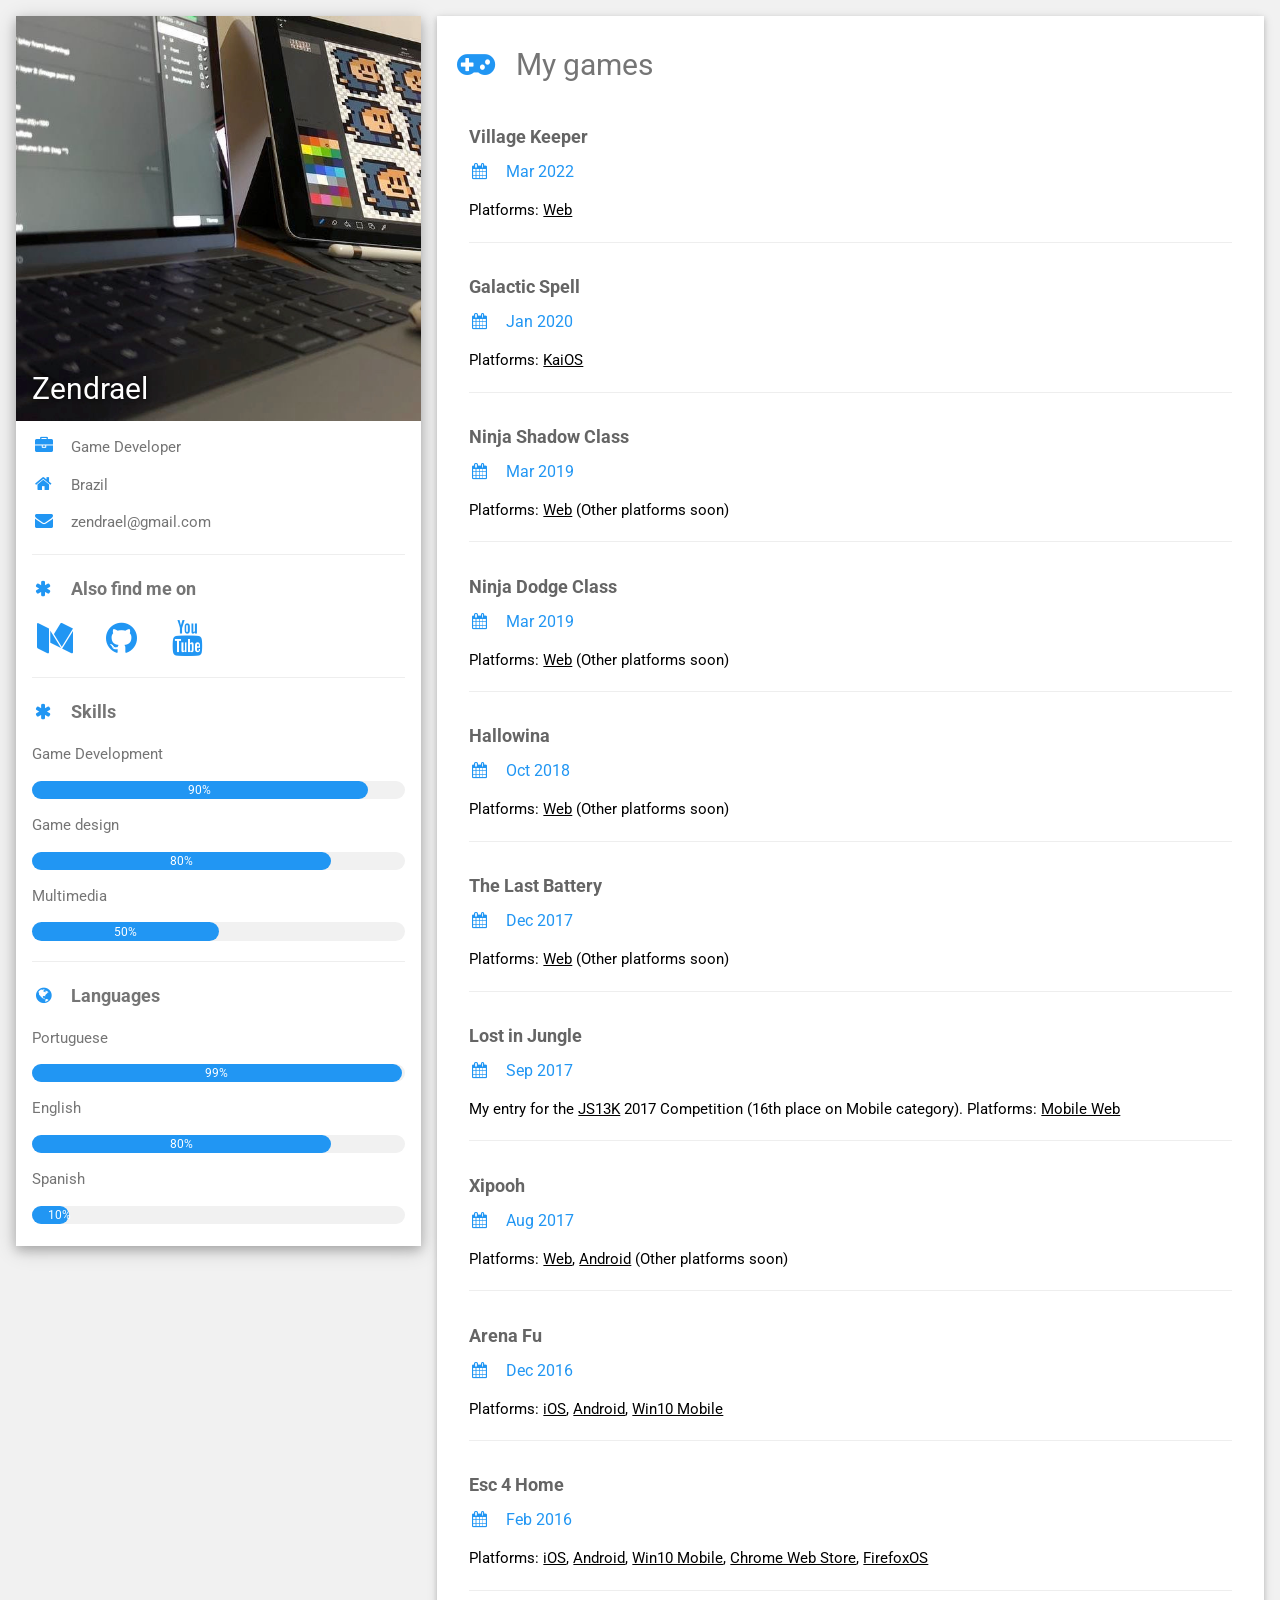
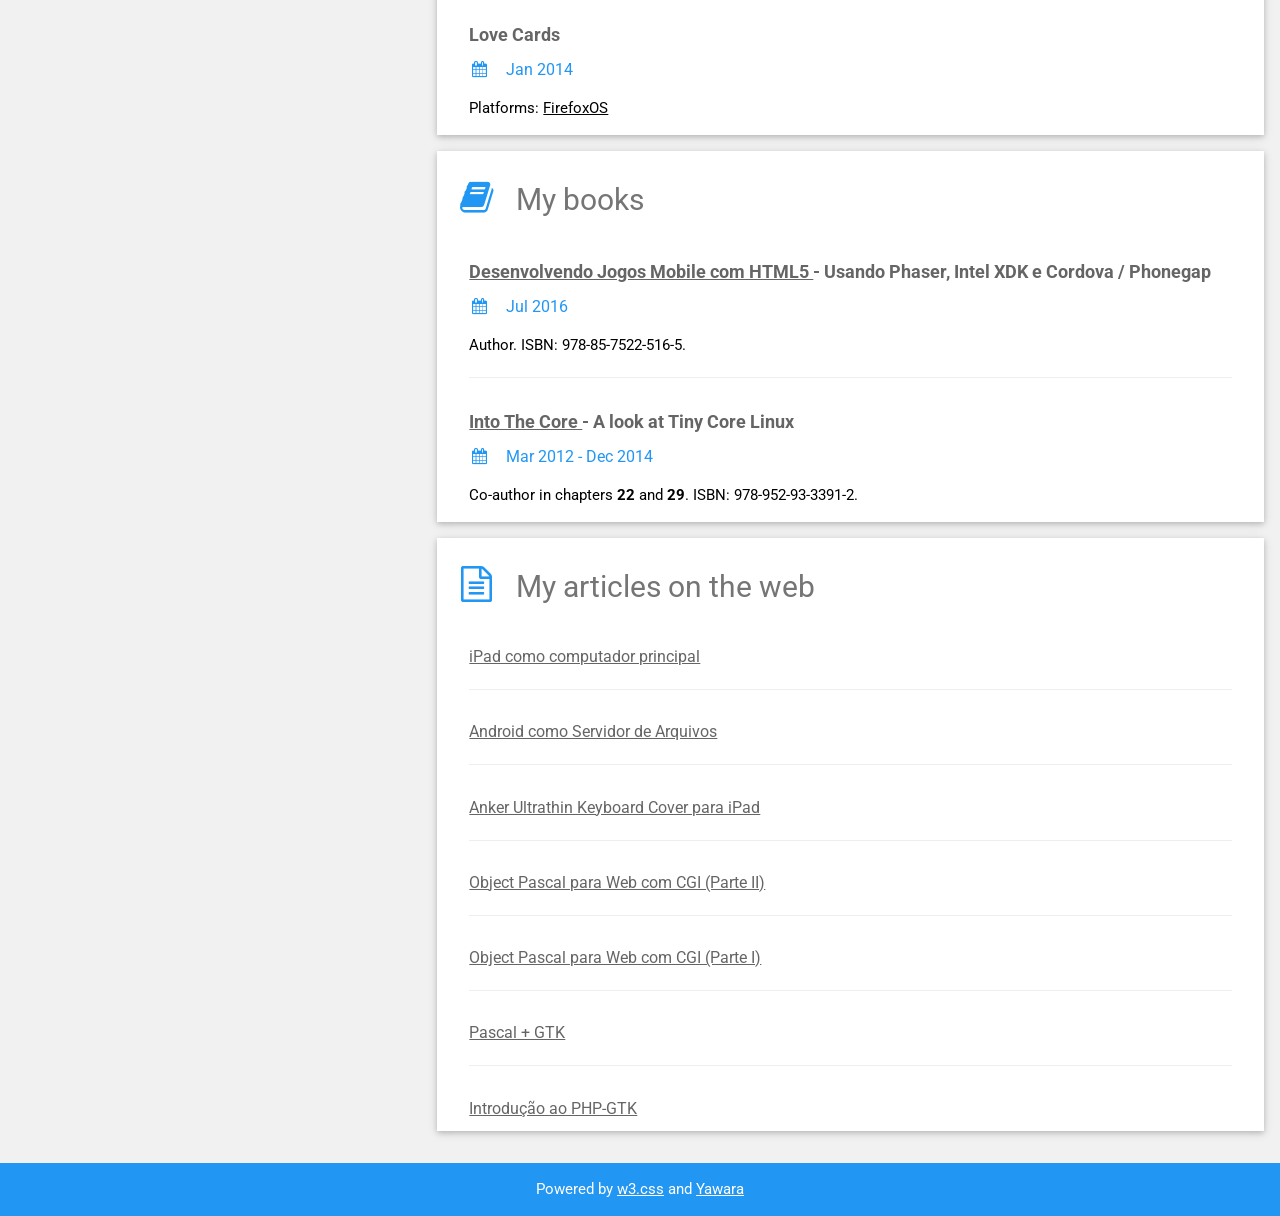
<file: index.html>
<!DOCTYPE html>
<html>
<title>Zendrael</title>
<meta charset="UTF-8" />
<meta name="viewport" content="width=device-width, initial-scale=1, maximum-scale=1, user-scalable=no" />
<!-- força não guardar a página em cache -->
<meta http-equiv="Cache-Control" content="no-cache, no-store, must-revalidate" />
<meta http-equiv="Pragma" content="no-cache" />
<meta http-equiv="Expires" content="0" />

<meta name="description" content="Zendrael personal website and projects" />
<meta name="keywords"
  content="Zendrael, zendrael, arena fu, the last battery, galactic spell, xipooh, esc4home, games, jogos, desenvolvedor, artwork, anubis, warun, sphaira, ide, rad, php-gtk, php, gtk, programming, language, comic, comics, comic strip, tirinhas, quadrinhos, ilustrador, ilustrações, desenho, arte, histórias em quadrinhos, tiras de quadrinhos, robob" />
<meta name="robots" content="ALL" />
<meta name="rating" content="General" />
<meta name="generator" content="Yawara" />
<meta name="author" content="Zendrael" />

<link rel="Add Icon" href="http://www.zendrael.com.br/sys.images/favicon.ico">
<link rel="Shortcut Icon" href="http://www.zendrael.com.br/sys.images/favicon.ico">
<link rel="Icon" href="http://www.zendrael.com.br/sys.images/favicon.ico" type="image/ico">

<!-- ignora os bots indexadores -->
<!--<meta name="robots" content="noindex,nofollow"/>-->
<link rel="stylesheet" href="https://www.w3schools.com/w3css/4/w3.css" />
<link rel='stylesheet' href='https://fonts.googleapis.com/css?family=Roboto' />
<link rel="stylesheet" href="https://cdnjs.cloudflare.com/ajax/libs/font-awesome/4.7.0/css/font-awesome.min.css" />
<style>
  html,
  body,
  h1,
  h2,
  h3,
  h4,
  h5,
  h6 {
    font-family: "Roboto", sans-serif
  }

  .myName {
    color: white;
    text-shadow: 0px 0px 5px black;
  }
</style>

<body class="w3-light-grey">

  <!-- Page Container -->
  <div class="w3-content w3-margin-top" style="max-width:1400px;">

    <!-- The Grid -->
    <div class="w3-row-padding">

      <!-- Left Column -->
      <div class="w3-third">

        <div class="w3-white w3-text-grey w3-card-4">
          <div class="w3-display-container">
            <img src="picture.jpeg" style="width:100%;" alt="Avatar">
            <div class="w3-display-bottomleft w3-container w3-text-black">
              <h2 class="myName">Zendrael</h2>
            </div>
          </div>
          <div class="w3-container">
            <p><i class="fa fa-briefcase fa-fw w3-margin-right w3-large w3-text-blue"></i>Game Developer</p>
            <p><i class="fa fa-home fa-fw w3-margin-right w3-large w3-text-blue"></i>Brazil</p>
            <p><i class="fa fa-envelope fa-fw w3-margin-right w3-large w3-text-blue"></i>zendrael&#64;gmail.com</p>
            <!--<p><i class="fa fa-globe fa-fw w3-margin-right w3-large w3-text-blue"></i>zendrael.com / minzaogames.com</p>-->
            <!--<p><i class="fa fa-phone fa-fw w3-margin-right w3-large w3-text-blue"></i>1224435534</p>-->
            <hr>

            <p class="w3-large"><b><i class="fa fa-asterisk fa-fw w3-margin-right w3-text-blue"></i>Also find me on</b>
            </p>
            <a href="https://medium.com/@zendrael"><i
                class="fa fa-medium fa-fw w3-margin-right w3-xxlarge w3-text-blue w3-hover-opacity"></i></a>
            <a href="https://github.com/zendrael"><i
                class="fa fa-github fa-fw w3-margin-right w3-xxlarge w3-text-blue w3-hover-opacity"></i></a>
            <!--<a href="https://twitter.com/zendrael"><i class="fa fa-twitter fa-fw w3-margin-right w3-large w3-text-blue w3-hover-opacity"></i></a>-->
            <a href="https://www.youtube.com/zendrael"><i
                class="fa fa-youtube fa-fw w3-margin-right w3-xxlarge w3-text-blue w3-hover-opacity"></i></a>
            <!--<a href="https://www.facebook.com/zendrael"><i class="fa fa-facebook-official fa-fw w3-margin-right w3-large w3-text-blue w3-hover-opacity"></i></a>-->
            <hr />

            <p class="w3-large"><b><i class="fa fa-asterisk fa-fw w3-margin-right w3-text-blue"></i>Skills</b></p>
            <p>Game Development</p>
            <div class="w3-light-grey w3-round-xlarge w3-small">
              <div class="w3-container w3-center w3-round-xlarge w3-blue" style="width:90%">90%</div>
            </div>
            <p>Game design</p>
            <div class="w3-light-grey w3-round-xlarge w3-small">
              <div class="w3-container w3-center w3-round-xlarge w3-blue" style="width:80%">
                <div class="w3-center w3-text-white">80%</div>
              </div>
            </div>
            <!--<p>Game media</p>
            <div class="w3-light-grey w3-round-xlarge w3-small">
              <div class="w3-container w3-center w3-round-xlarge w3-blue" style="width:75%">75%</div>
            </div>-->
            <p>Multimedia</p>
            <div class="w3-light-grey w3-round-xlarge w3-small">
              <div class="w3-container w3-center w3-round-xlarge w3-blue" style="width:50%">50%</div>
            </div>
            <hr />

            <p class="w3-large w3-text-theme"><b><i
                  class="fa fa-globe fa-fw w3-margin-right w3-text-blue"></i>Languages</b></p>
            <p>Portuguese</p>
            <div class="w3-light-grey w3-round-xlarge w3-small">
              <div class="w3-container w3-center w3-round-xlarge w3-blue" style="width:99%">99%</div>
            </div>
            <p>English</p>
            <div class="w3-light-grey w3-round-xlarge w3-small">
              <div class="w3-container w3-center w3-round-xlarge w3-blue" style="width:80%">80%</div>
            </div>
            <p>Spanish</p>
            <div class="w3-light-grey w3-round-xlarge w3-small">
              <div class="w3-container w3-center w3-round-xlarge w3-blue" style="width:10%">10%</div>
            </div>
            <br>
          </div>
        </div><br>

        <!-- End Left Column -->
      </div>

      <!-- Right Column -->
      <div class="w3-twothird">

        <div class="w3-container w3-card-2 w3-white w3-margin-bottom">
          <h2 class="w3-text-grey w3-padding-16"><i
              class="fa fa-gamepad fa-fw w3-margin-right w3-xxlarge w3-text-blue"></i>My games</h2>

              <div class="w3-container">
                <h5 class="w3-opacity"><b>Village Keeper</b></h5>
                <h6 class="w3-text-blue"><i class="fa fa-calendar fa-fw w3-margin-right"></i>Mar 2022</h6>
                <!-- <p>Platforms: <a href="https://html5.gamedistribution.com/d7bae8be50ea4dc999c9e8df2a26f96e/">Web</a> (Other platforms soon)</p> -->
                <p>Platforms: <a href="https://www.minzaogames.com">Web</a></p>
                <hr>
              </div>

            <div class="w3-container">
              <h5 class="w3-opacity"><b>Galactic Spell</b></h5>
              <h6 class="w3-text-blue"><i class="fa fa-calendar fa-fw w3-margin-right"></i>Jan 2020</h6>
              <!-- <p>Platforms: <a href="https://html5.gamedistribution.com/d7bae8be50ea4dc999c9e8df2a26f96e/">Web</a> (Other platforms soon)</p> -->
              <p>Platforms: <a href="https://www.minzaogames.com">KaiOS</a></p>
              <hr>
            </div>

          <div class="w3-container">
            <h5 class="w3-opacity"><b>Ninja Shadow Class</b></h5>
            <h6 class="w3-text-blue"><i class="fa fa-calendar fa-fw w3-margin-right"></i>Mar 2019</h6>
            <!-- <p>Platforms: <a href="https://html5.gamedistribution.com/d7bae8be50ea4dc999c9e8df2a26f96e/">Web</a> (Other platforms soon)</p> -->
            <p>Platforms: <a href="https://www.minzaogames.com">Web</a> (Other platforms soon)</p>
            <hr>
          </div>

          <div class="w3-container">
            <h5 class="w3-opacity"><b>Ninja Dodge Class</b></h5>
            <h6 class="w3-text-blue"><i class="fa fa-calendar fa-fw w3-margin-right"></i>Mar 2019</h6>
            <!--<p>Platforms: <a href="https://html5.gamedistribution.com/d1e1e19c9be5423f98b67b627bc42403/">Web</a> (Other platforms soon)</p>-->
            <p>Platforms: <a href="https://www.minzaogames.com">Web</a> (Other platforms soon)</p>
            <hr>
          </div>

          <div class="w3-container">
            <h5 class="w3-opacity"><b>Hallowina</b></h5>
            <h6 class="w3-text-blue"><i class="fa fa-calendar fa-fw w3-margin-right"></i>Oct 2018</h6>
            <!--<p>Platforms: <a href="https://html5.gamedistribution.com/b0f936ad92eb400fb595941918317c90/">Web</a> (Other platforms soon)</p>-->
            <p>Platforms: <a href="https://www.minzaogames.com">Web</a> (Other platforms soon)</p>
            <hr>
          </div>

          <div class="w3-container">
            <h5 class="w3-opacity"><b>The Last Battery</b></h5>
            <h6 class="w3-text-blue"><i class="fa fa-calendar fa-fw w3-margin-right"></i>Dec 2017</h6>
            <!--<p>Platforms: <a href="https://goo.gl/JGeumV">Web</a> (Other platforms soon)</p>-->
            <p>Platforms: <a href="https://www.minzaogames.com">Web</a> (Other platforms soon)</p>
            <hr>
          </div>

          <div class="w3-container">
            <h5 class="w3-opacity"><b>Lost in Jungle</b></h5>
            <h6 class="w3-text-blue"><i class="fa fa-calendar fa-fw w3-margin-right"></i>Sep 2017</h6>
            <p>My entry for the <a href="http://js13kgames.com/entries/lost-in-jungle" target="_new">JS13K</a> 2017
              Competition (16th place on Mobile category). Platforms:
              <!-- <a href="https://html5.gamedistribution.com/394810d32ec24070a2b7a1e7b63fac43/">Mobile Web</a>--><a
                href="https://www.minzaogames.com">Mobile Web</a>
            </p>
            <hr>
          </div>

          <div class="w3-container">
            <h5 class="w3-opacity"><b>Xipooh</b></h5>
            <h6 class="w3-text-blue"><i class="fa fa-calendar fa-fw w3-margin-right"></i>Aug 2017</h6>
            <p>Platforms: <a href="https://www.minzaogames.com">Web</a>, <a href="https://goo.gl/dFGu7f">Android</a>
              (Other platforms soon)
              <!--, <a href="https://goo.gl/fSbnkf">Win10 Mobile</a>-->
            </p>
            <hr>
          </div>

          <div class="w3-container">
            <h5 class="w3-opacity"><b>Arena Fu</b></h5>
            <h6 class="w3-text-blue"><i class="fa fa-calendar fa-fw w3-margin-right"></i>Dec 2016</h6>
            <p>Platforms:
              <!--<a href="http://html5.gamedistribution.com/b53cc3d12a9c4e71813e8cbcbe7ac6b5/">Web</a>--><a
                href="https://goo.gl/WF66Hm">iOS</a>, <a href="https://goo.gl/hKluMI">Android</a>, <a
                href="https://goo.gl/fSbnkf">Win10 Mobile</a>
            </p>
            <hr>
          </div>

          <div class="w3-container">
            <h5 class="w3-opacity"><b>Esc 4 Home</b></h5>
            <h6 class="w3-text-blue"><i class="fa fa-calendar fa-fw w3-margin-right"></i>Feb 2016</h6>
            <p>Platforms:
              <!--<a href="https://html5.gamedistribution.com/8e35da512dbc417e90efb9ad28ce0989/">Web</a>,--> <a
                href="https://t.co/dJUOIXJmRI">iOS</a>, <a href="https://t.co/TYbo1Kyd6E">Android</a>, <a
                href="https://t.co/81ZwLvoZAf">Win10 Mobile</a>, <a
                href="https://chrome.google.com/webstore/detail/esc-4-home/ooomgapfmfbcdbodcamfhhmbpefpfibo">Chrome Web
                Store</a>, <a href="https://marketplace.firefox.com/app/esc-4-home">FirefoxOS</a>
            </p>
            <hr>
          </div>

          <div class="w3-container">
            <h5 class="w3-opacity"><b>Love Cards</b></h5>
            <h6 class="w3-text-blue"><i class="fa fa-calendar fa-fw w3-margin-right"></i>Jan 2014</h6>
            <p>Platforms: <a href="https://marketplace.firefox.com/app/cartas-do-amor">FirefoxOS</a></p>
          </div>
        </div>

        <div class="w3-container w3-card-2 w3-white w3-margin-bottom">
          <h2 class="w3-text-grey w3-padding-16"><i
              class="fa fa-book fa-fw w3-margin-right w3-xxlarge w3-text-blue"></i>My books</h2>
          <div class="w3-container">
            <h5 class="w3-opacity"><b><a href="http://novatec.com.br/livros/jogos-mobile-html5/" target="new">
                  Desenvolvendo Jogos Mobile com HTML5
                </a> - Usando Phaser, Intel XDK e Cordova / Phonegap</b></h5>
            <h6 class="w3-text-blue"><i class="fa fa-calendar fa-fw w3-margin-right"></i>Jul 2016</h6>
            <p>Author. ISBN: 978-85-7522-516-5.</p>
            <hr>
          </div>
          <div class="w3-container">
            <h5 class="w3-opacity"><b><a href="http://tinycorelinux.net/book.html" target="new">
                  Into The Core
                </a> - A look at Tiny Core Linux</b></h5>
            <h6 class="w3-text-blue"><i class="fa fa-calendar fa-fw w3-margin-right"></i>Mar 2012 - Dec 2014</h6>
            <p>Co-author in chapters <b>22</b> and <b>29</b>. ISBN: 978-952-93-3391-2.</p>
          </div>
        </div>

        <div class="w3-container w3-card-2 w3-white w3-margin-bottom">
          <h2 class="w3-text-grey w3-padding-16"><i
              class="fa fa-file-text-o fa-fw w3-margin-right w3-xxlarge w3-text-blue"></i>My articles on the web</h2>
          <div class="w3-container">
            <h6 class="w3-opacity"><a
                href="https://macmagazine.com.br/2016/11/29/artigo-de-leitor-usando-o-ipad-como-o-meu-computador-principal/"
                target="new">iPad como computador principal</a></h6>
            <hr />
          </div>
          <div class="w3-container">
            <h6 class="w3-opacity"><a href="https://www.vivaoandroid.com.br/artigo/Android-como-Servidor-de-Arquivos"
                target="new">Android como Servidor de Arquivos</a></h6>
            <hr />
          </div>
          <div class="w3-container">
            <h6 class="w3-opacity"><a
                href="http://br-mac.org/2013/07/dica-do-leitor-anker-ultrathin-keyboard-cover-para-ipad.html"
                target="new">Anker Ultrathin Keyboard Cover para iPad</a></h6>
            <hr />
          </div>
          <div class="w3-container">
            <h6 class="w3-opacity"><a href="http://www.vivaolinux.com.br/artigo/Pascal-para-Web-com-CGI-Parte-II"
                target="new">Object Pascal para Web com CGI (Parte II)</a></h6>
            <hr />
          </div>
          <div class="w3-container">
            <h6 class="w3-opacity"><a href="http://www.vivaolinux.com.br/artigo/Pascal-para-Web-com-CGI-Parte-I"
                target="new">Object Pascal para Web com CGI (Parte I)</a></h6>
            <hr />
          </div>
          <div class="w3-container">
            <h6 class="w3-opacity"><a href="http://linuxmagazine.com.br/materia/pascal_gtk" target="new">Pascal +
                GTK</a></h6>
            <hr />
          </div>
          <div class="w3-container">
            <h6 class="w3-opacity"><a href="http://www.vivaolinux.com.br/artigos/verArtigo.php?codigo=4424"
                target="new">Introdução ao PHP-GTK</a></h6>
          </div>
        </div>

        <!-- End Right Column -->
      </div>

      <!-- End Grid -->
    </div>

    <!-- End Page Container -->
  </div>

  <footer class="w3-container w3-blue w3-center w3-margin-top">
    <!--<p>Find me on social media.</p>
    <i class="fa fa-medium w3-hover-opacity"></i>
    <i class="fa fa-github w3-hover-opacity"></i>
    <i class="fa fa-twitter w3-hover-opacity"></i>
    <i class="fa fa-facebook-official w3-hover-opacity"></i>-->
    <p>Powered by <a href="https://www.w3schools.com/w3css/default.asp" target="_blank">w3.css</a> and <a
        href="#">Yawara</a></p>
  </footer>

</body>

</html>
</file>
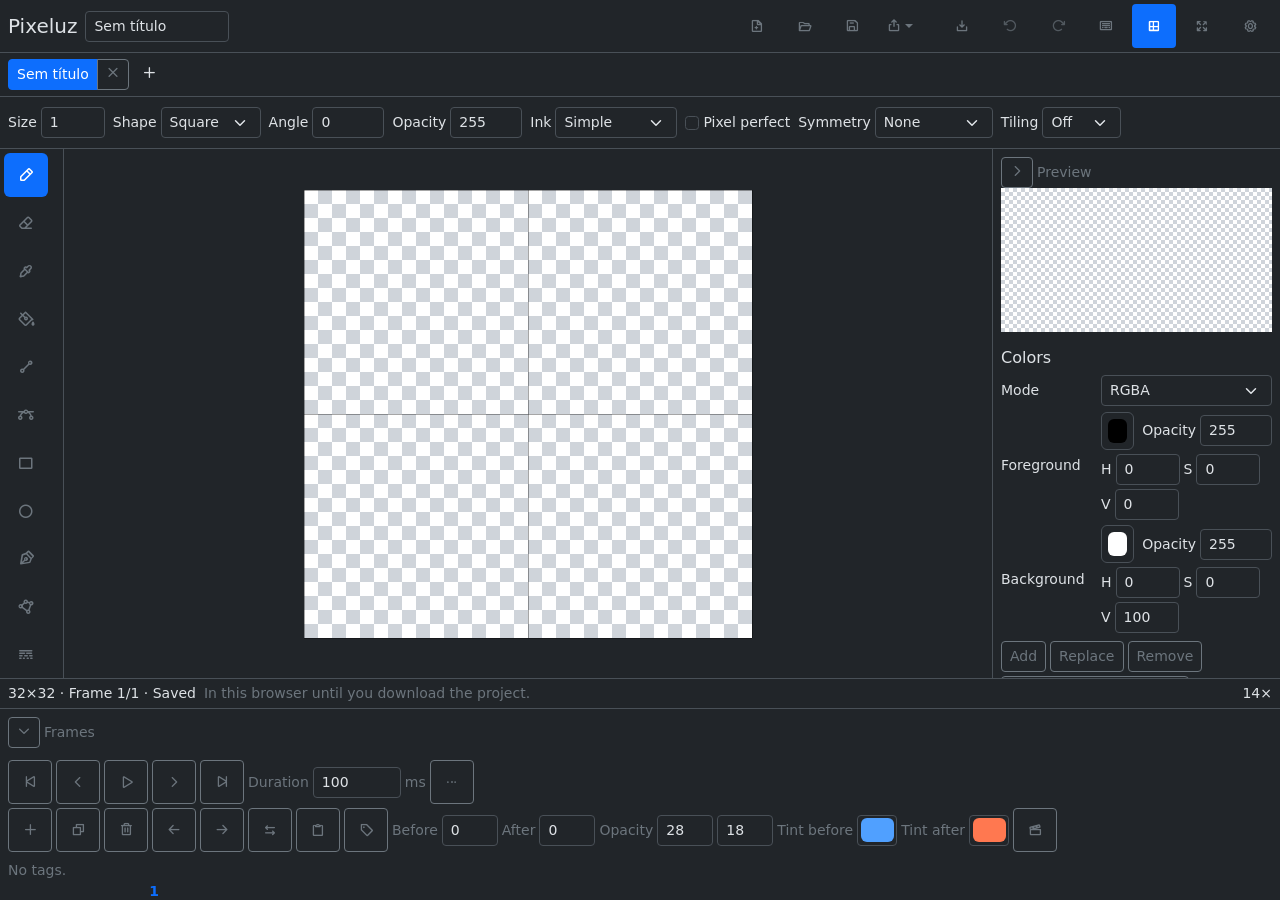
<file: pixeluz/index.html>
<!doctype html>
<html lang="en" data-bs-theme="dark">
  <head>
    <meta charset="UTF-8" />
    <meta name="viewport" content="width=device-width, initial-scale=1, viewport-fit=cover" />
    <meta name="theme-color" content="#212529" />
    <meta name="description" content="Pixel art and animation editor for desktop and phone" />
    <meta name="mobile-web-app-capable" content="yes" />
    <meta name="apple-mobile-web-app-capable" content="yes" />
    <meta name="apple-mobile-web-app-title" content="Pixeluz" />
    <title>Pixeluz</title>
    <link rel="icon" href="/pixeluz/favicon.svg" type="image/svg+xml" />
    <link rel="icon" href="/pixeluz/favicon.png" type="image/png" sizes="32x32" />
    <link rel="apple-touch-icon" href="/pixeluz/icons/icon-192.png" />
    <script type="module" crossorigin src="/pixeluz/assets/index-uMuevvir.js"></script>
    <link rel="stylesheet" crossorigin href="/pixeluz/assets/index-nFWNIxIW.css">
  <link rel="manifest" href="/pixeluz/manifest.webmanifest"></head>
  <body>
    <div id="app"></div>
  </body>
</html>
</file>
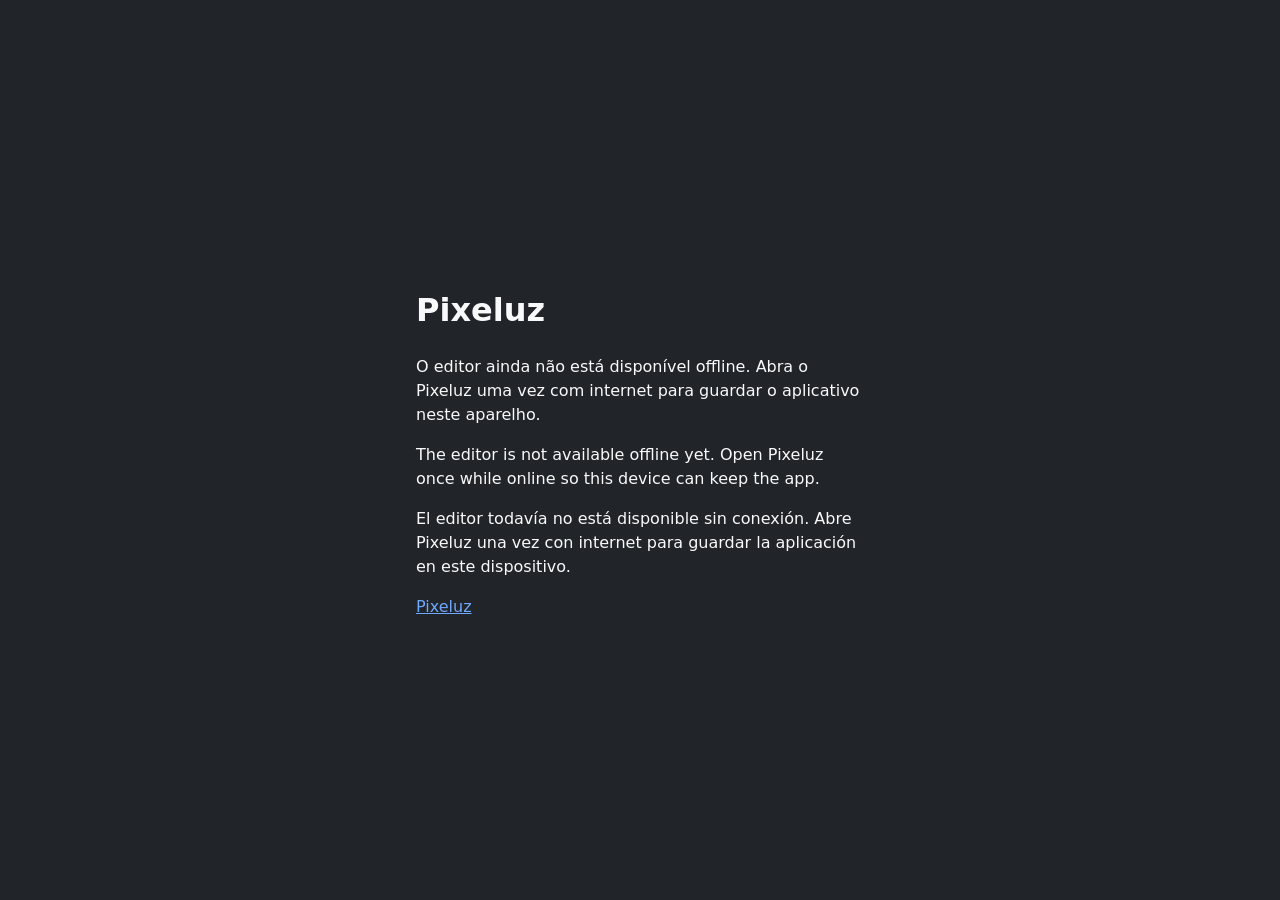
<file: pixeluz/offline.html>
<!doctype html>
<html lang="en">
  <head>
    <meta charset="UTF-8" />
    <meta name="viewport" content="width=device-width, initial-scale=1" />
    <meta name="theme-color" content="#212529" />
    <title>Pixeluz</title>
    <style>
      body { margin: 0; min-height: 100vh; display: grid; place-items: center; background: #212529; color: #f8f9fa; font: 1rem/1.5 system-ui, sans-serif; }
      main { max-width: 28rem; padding: 1.5rem; }
      a { color: #6ea8fe; }
    </style>
  </head>
  <body>
    <main>
      <h1>Pixeluz</h1>
      <p>O editor ainda não está disponível offline. Abra o Pixeluz uma vez com internet para guardar o aplicativo neste aparelho.</p>
      <p>The editor is not available offline yet. Open Pixeluz once while online so this device can keep the app.</p>
      <p>El editor todavía no está disponible sin conexión. Abre Pixeluz una vez con internet para guardar la aplicación en este dispositivo.</p>
      <p><a href="./">Pixeluz</a></p>
    </main>
  </body>
</html>
</file>
<file: pixeluz/assets/index-nFWNIxIW.css>
@charset "UTF-8";:root,[data-bs-theme=light]{--bs-blue:#0d6efd;--bs-indigo:#6610f2;--bs-purple:#6f42c1;--bs-pink:#d63384;--bs-red:#dc3545;--bs-orange:#fd7e14;--bs-yellow:#ffc107;--bs-green:#198754;--bs-teal:#20c997;--bs-cyan:#0dcaf0;--bs-black:#000;--bs-white:#fff;--bs-gray:#6c757d;--bs-gray-dark:#343a40;--bs-gray-100:#f8f9fa;--bs-gray-200:#e9ecef;--bs-gray-300:#dee2e6;--bs-gray-400:#ced4da;--bs-gray-500:#adb5bd;--bs-gray-600:#6c757d;--bs-gray-700:#495057;--bs-gray-800:#343a40;--bs-gray-900:#212529;--bs-primary:#0d6efd;--bs-secondary:#6c757d;--bs-success:#198754;--bs-info:#0dcaf0;--bs-warning:#ffc107;--bs-danger:#dc3545;--bs-light:#f8f9fa;--bs-dark:#212529;--bs-primary-rgb:13,110,253;--bs-secondary-rgb:108,117,125;--bs-success-rgb:25,135,84;--bs-info-rgb:13,202,240;--bs-warning-rgb:255,193,7;--bs-danger-rgb:220,53,69;--bs-light-rgb:248,249,250;--bs-dark-rgb:33,37,41;--bs-primary-text-emphasis:#052c65;--bs-secondary-text-emphasis:#2b2f32;--bs-success-text-emphasis:#0a3622;--bs-info-text-emphasis:#055160;--bs-warning-text-emphasis:#664d03;--bs-danger-text-emphasis:#58151c;--bs-light-text-emphasis:#495057;--bs-dark-text-emphasis:#495057;--bs-primary-bg-subtle:#cfe2ff;--bs-secondary-bg-subtle:#e2e3e5;--bs-success-bg-subtle:#d1e7dd;--bs-info-bg-subtle:#cff4fc;--bs-warning-bg-subtle:#fff3cd;--bs-danger-bg-subtle:#f8d7da;--bs-light-bg-subtle:#fcfcfd;--bs-dark-bg-subtle:#ced4da;--bs-primary-border-subtle:#9ec5fe;--bs-secondary-border-subtle:#c4c8cb;--bs-success-border-subtle:#a3cfbb;--bs-info-border-subtle:#9eeaf9;--bs-warning-border-subtle:#ffe69c;--bs-danger-border-subtle:#f1aeb5;--bs-light-border-subtle:#e9ecef;--bs-dark-border-subtle:#adb5bd;--bs-white-rgb:255,255,255;--bs-black-rgb:0,0,0;--bs-font-sans-serif:system-ui,-apple-system,"Segoe UI",Roboto,"Helvetica Neue","Noto Sans","Liberation Sans",Arial,sans-serif,"Apple Color Emoji","Segoe UI Emoji","Segoe UI Symbol","Noto Color Emoji";--bs-font-monospace:SFMono-Regular,Menlo,Monaco,Consolas,"Liberation Mono","Courier New",monospace;--bs-gradient:linear-gradient(180deg, rgba(255, 255, 255, .15), rgba(255, 255, 255, 0));--bs-body-font-family:var(--bs-font-sans-serif);--bs-body-font-size:1rem;--bs-body-font-weight:400;--bs-body-line-height:1.5;--bs-body-color:#212529;--bs-body-color-rgb:33,37,41;--bs-body-bg:#fff;--bs-body-bg-rgb:255,255,255;--bs-emphasis-color:#000;--bs-emphasis-color-rgb:0,0,0;--bs-secondary-color:rgba(33, 37, 41, .75);--bs-secondary-color-rgb:33,37,41;--bs-secondary-bg:#e9ecef;--bs-secondary-bg-rgb:233,236,239;--bs-tertiary-color:rgba(33, 37, 41, .5);--bs-tertiary-color-rgb:33,37,41;--bs-tertiary-bg:#f8f9fa;--bs-tertiary-bg-rgb:248,249,250;--bs-heading-color:inherit;--bs-link-color:#0d6efd;--bs-link-color-rgb:13,110,253;--bs-link-decoration:underline;--bs-link-hover-color:#0a58ca;--bs-link-hover-color-rgb:10,88,202;--bs-code-color:#d63384;--bs-highlight-color:#212529;--bs-highlight-bg:#fff3cd;--bs-border-width:1px;--bs-border-style:solid;--bs-border-color:#dee2e6;--bs-border-color-translucent:rgba(0, 0, 0, .175);--bs-border-radius:.375rem;--bs-border-radius-sm:.25rem;--bs-border-radius-lg:.5rem;--bs-border-radius-xl:1rem;--bs-border-radius-xxl:2rem;--bs-border-radius-2xl:var(--bs-border-radius-xxl);--bs-border-radius-pill:50rem;--bs-box-shadow:0 .5rem 1rem rgba(0, 0, 0, .15);--bs-box-shadow-sm:0 .125rem .25rem rgba(0, 0, 0, .075);--bs-box-shadow-lg:0 1rem 3rem rgba(0, 0, 0, .175);--bs-box-shadow-inset:inset 0 1px 2px rgba(0, 0, 0, .075);--bs-focus-ring-width:.25rem;--bs-focus-ring-opacity:.25;--bs-focus-ring-color:rgba(13, 110, 253, .25);--bs-form-valid-color:#198754;--bs-form-valid-border-color:#198754;--bs-form-invalid-color:#dc3545;--bs-form-invalid-border-color:#dc3545}[data-bs-theme=dark]{color-scheme:dark;--bs-body-color:#dee2e6;--bs-body-color-rgb:222,226,230;--bs-body-bg:#212529;--bs-body-bg-rgb:33,37,41;--bs-emphasis-color:#fff;--bs-emphasis-color-rgb:255,255,255;--bs-secondary-color:rgba(222, 226, 230, .75);--bs-secondary-color-rgb:222,226,230;--bs-secondary-bg:#343a40;--bs-secondary-bg-rgb:52,58,64;--bs-tertiary-color:rgba(222, 226, 230, .5);--bs-tertiary-color-rgb:222,226,230;--bs-tertiary-bg:#2b3035;--bs-tertiary-bg-rgb:43,48,53;--bs-primary-text-emphasis:#6ea8fe;--bs-secondary-text-emphasis:#a7acb1;--bs-success-text-emphasis:#75b798;--bs-info-text-emphasis:#6edff6;--bs-warning-text-emphasis:#ffda6a;--bs-danger-text-emphasis:#ea868f;--bs-light-text-emphasis:#f8f9fa;--bs-dark-text-emphasis:#dee2e6;--bs-primary-bg-subtle:#031633;--bs-secondary-bg-subtle:#161719;--bs-success-bg-subtle:#051b11;--bs-info-bg-subtle:#032830;--bs-warning-bg-subtle:#332701;--bs-danger-bg-subtle:#2c0b0e;--bs-light-bg-subtle:#343a40;--bs-dark-bg-subtle:#1a1d20;--bs-primary-border-subtle:#084298;--bs-secondary-border-subtle:#41464b;--bs-success-border-subtle:#0f5132;--bs-info-border-subtle:#087990;--bs-warning-border-subtle:#997404;--bs-danger-border-subtle:#842029;--bs-light-border-subtle:#495057;--bs-dark-border-subtle:#343a40;--bs-heading-color:inherit;--bs-link-color:#6ea8fe;--bs-link-hover-color:#8bb9fe;--bs-link-color-rgb:110,168,254;--bs-link-hover-color-rgb:139,185,254;--bs-code-color:#e685b5;--bs-highlight-color:#dee2e6;--bs-highlight-bg:#664d03;--bs-border-color:#495057;--bs-border-color-translucent:rgba(255, 255, 255, .15);--bs-form-valid-color:#75b798;--bs-form-valid-border-color:#75b798;--bs-form-invalid-color:#ea868f;--bs-form-invalid-border-color:#ea868f}*,:after,:before{box-sizing:border-box}@media(prefers-reduced-motion:no-preference){:root{scroll-behavior:smooth}}body{margin:0;font-family:var(--bs-body-font-family);font-size:var(--bs-body-font-size);font-weight:var(--bs-body-font-weight);line-height:var(--bs-body-line-height);color:var(--bs-body-color);text-align:var(--bs-body-text-align);background-color:var(--bs-body-bg);-webkit-text-size-adjust:100%;-webkit-tap-highlight-color:transparent}hr{margin:1rem 0;color:inherit;border:0;border-top:var(--bs-border-width) solid;opacity:.25}.h1,.h2,.h3,.h4,.h5,.h6,h1,h2,h3,h4,h5,h6{margin-top:0;margin-bottom:.5rem;font-weight:500;line-height:1.2;color:var(--bs-heading-color)}.h1,h1{font-size:calc(1.375rem + 1.5vw)}@media(min-width:1200px){.h1,h1{font-size:2.5rem}}.h2,h2{font-size:calc(1.325rem + .9vw)}@media(min-width:1200px){.h2,h2{font-size:2rem}}.h3,h3{font-size:calc(1.3rem + .6vw)}@media(min-width:1200px){.h3,h3{font-size:1.75rem}}.h4,h4{font-size:calc(1.275rem + .3vw)}@media(min-width:1200px){.h4,h4{font-size:1.5rem}}.h5,h5{font-size:1.25rem}.h6,h6{font-size:1rem}p{margin-top:0;margin-bottom:1rem}abbr[title]{-webkit-text-decoration:underline dotted;text-decoration:underline dotted;cursor:help;-webkit-text-decoration-skip-ink:none;text-decoration-skip-ink:none}address{margin-bottom:1rem;font-style:normal;line-height:inherit}ol,ul{padding-left:2rem}dl,ol,ul{margin-top:0;margin-bottom:1rem}ol ol,ol ul,ul ol,ul ul{margin-bottom:0}dt{font-weight:700}dd{margin-bottom:.5rem;margin-left:0}blockquote{margin:0 0 1rem}b,strong{font-weight:bolder}.small,small{font-size:.875em}.mark,mark{padding:.1875em;color:var(--bs-highlight-color);background-color:var(--bs-highlight-bg)}sub,sup{position:relative;font-size:.75em;line-height:0;vertical-align:baseline}sub{bottom:-.25em}sup{top:-.5em}a{color:rgba(var(--bs-link-color-rgb),var(--bs-link-opacity,1));text-decoration:underline}a:hover{--bs-link-color-rgb:var(--bs-link-hover-color-rgb)}a:not([href]):not([class]),a:not([href]):not([class]):hover{color:inherit;text-decoration:none}code,kbd,pre,samp{font-family:var(--bs-font-monospace);font-size:1em}pre{display:block;margin-top:0;margin-bottom:1rem;overflow:auto;font-size:.875em}pre code{font-size:inherit;color:inherit;word-break:normal}code{font-size:.875em;color:var(--bs-code-color);word-wrap:break-word}a>code{color:inherit}kbd{padding:.1875rem .375rem;font-size:.875em;color:var(--bs-body-bg);background-color:var(--bs-body-color);border-radius:.25rem}kbd kbd{padding:0;font-size:1em}figure{margin:0 0 1rem}img,svg{vertical-align:middle}table{caption-side:bottom;border-collapse:collapse}caption{padding-top:.5rem;padding-bottom:.5rem;color:var(--bs-secondary-color);text-align:left}th{text-align:inherit;text-align:-webkit-match-parent}tbody,td,tfoot,th,thead,tr{border-color:inherit;border-style:solid;border-width:0}label{display:inline-block}button{border-radius:0}button:focus:not(:focus-visible){outline:0}button,input,optgroup,select,textarea{margin:0;font-family:inherit;font-size:inherit;line-height:inherit}button,select{text-transform:none}[role=button]{cursor:pointer}select{word-wrap:normal}select:disabled{opacity:1}[list]:not([type=date]):not([type=datetime-local]):not([type=month]):not([type=week]):not([type=time])::-webkit-calendar-picker-indicator{display:none!important}[type=button],[type=reset],[type=submit],button{-webkit-appearance:button}[type=button]:not(:disabled),[type=reset]:not(:disabled),[type=submit]:not(:disabled),button:not(:disabled){cursor:pointer}::-moz-focus-inner{padding:0;border-style:none}textarea{resize:vertical}fieldset{min-width:0;padding:0;margin:0;border:0}legend{float:left;width:100%;padding:0;margin-bottom:.5rem;line-height:inherit;font-size:calc(1.275rem + .3vw)}@media(min-width:1200px){legend{font-size:1.5rem}}legend+*{clear:left}::-webkit-datetime-edit-day-field,::-webkit-datetime-edit-fields-wrapper,::-webkit-datetime-edit-hour-field,::-webkit-datetime-edit-minute,::-webkit-datetime-edit-month-field,::-webkit-datetime-edit-text,::-webkit-datetime-edit-year-field{padding:0}::-webkit-inner-spin-button{height:auto}[type=search]{-webkit-appearance:textfield;outline-offset:-2px}[type=search]::-webkit-search-cancel-button{cursor:pointer;filter:grayscale(1)}::-webkit-search-decoration{-webkit-appearance:none}::-webkit-color-swatch-wrapper{padding:0}::-webkit-file-upload-button{font:inherit;-webkit-appearance:button}::file-selector-button{font:inherit;-webkit-appearance:button}output{display:inline-block}iframe{border:0}summary{display:list-item;cursor:pointer}progress{vertical-align:baseline}[hidden]{display:none!important}.lead{font-size:1.25rem;font-weight:300}.display-1{font-weight:300;line-height:1.2;font-size:calc(1.625rem + 4.5vw)}@media(min-width:1200px){.display-1{font-size:5rem}}.display-2{font-weight:300;line-height:1.2;font-size:calc(1.575rem + 3.9vw)}@media(min-width:1200px){.display-2{font-size:4.5rem}}.display-3{font-weight:300;line-height:1.2;font-size:calc(1.525rem + 3.3vw)}@media(min-width:1200px){.display-3{font-size:4rem}}.display-4{font-weight:300;line-height:1.2;font-size:calc(1.475rem + 2.7vw)}@media(min-width:1200px){.display-4{font-size:3.5rem}}.display-5{font-weight:300;line-height:1.2;font-size:calc(1.425rem + 2.1vw)}@media(min-width:1200px){.display-5{font-size:3rem}}.display-6{font-weight:300;line-height:1.2;font-size:calc(1.375rem + 1.5vw)}@media(min-width:1200px){.display-6{font-size:2.5rem}}.list-unstyled,.list-inline{padding-left:0;list-style:none}.list-inline-item{display:inline-block}.list-inline-item:not(:last-child){margin-right:.5rem}.initialism{font-size:.875em;text-transform:uppercase}.blockquote{margin-bottom:1rem;font-size:1.25rem}.blockquote>:last-child{margin-bottom:0}.blockquote-footer{margin-top:-1rem;margin-bottom:1rem;font-size:.875em;color:#6c757d}.blockquote-footer:before{content:"— "}.img-fluid{max-width:100%;height:auto}.img-thumbnail{padding:.25rem;background-color:var(--bs-body-bg);border:var(--bs-border-width) solid var(--bs-border-color);border-radius:var(--bs-border-radius);max-width:100%;height:auto}.figure{display:inline-block}.figure-img{margin-bottom:.5rem;line-height:1}.figure-caption{font-size:.875em;color:var(--bs-secondary-color)}.container,.container-fluid,.container-lg,.container-md,.container-sm,.container-xl,.container-xxl{--bs-gutter-x:1.5rem;--bs-gutter-y:0;width:100%;padding-right:calc(var(--bs-gutter-x) * .5);padding-left:calc(var(--bs-gutter-x) * .5);margin-right:auto;margin-left:auto}@media(min-width:576px){.container,.container-sm{max-width:540px}}@media(min-width:768px){.container,.container-md,.container-sm{max-width:720px}}@media(min-width:992px){.container,.container-lg,.container-md,.container-sm{max-width:960px}}@media(min-width:1200px){.container,.container-lg,.container-md,.container-sm,.container-xl{max-width:1140px}}@media(min-width:1400px){.container,.container-lg,.container-md,.container-sm,.container-xl,.container-xxl{max-width:1320px}}:root{--bs-breakpoint-xs:0;--bs-breakpoint-sm:576px;--bs-breakpoint-md:768px;--bs-breakpoint-lg:992px;--bs-breakpoint-xl:1200px;--bs-breakpoint-xxl:1400px}.row{--bs-gutter-x:1.5rem;--bs-gutter-y:0;display:flex;flex-wrap:wrap;margin-top:calc(-1 * var(--bs-gutter-y));margin-right:calc(-.5 * var(--bs-gutter-x));margin-left:calc(-.5 * var(--bs-gutter-x))}.row>*{flex-shrink:0;width:100%;max-width:100%;padding-right:calc(var(--bs-gutter-x) * .5);padding-left:calc(var(--bs-gutter-x) * .5);margin-top:var(--bs-gutter-y)}.col{flex:1 0 0}.row-cols-auto>*{flex:0 0 auto;width:auto}.row-cols-1>*{flex:0 0 auto;width:100%}.row-cols-2>*{flex:0 0 auto;width:50%}.row-cols-3>*{flex:0 0 auto;width:33.33333333%}.row-cols-4>*{flex:0 0 auto;width:25%}.row-cols-5>*{flex:0 0 auto;width:20%}.row-cols-6>*{flex:0 0 auto;width:16.66666667%}.col-auto{flex:0 0 auto;width:auto}.col-1{flex:0 0 auto;width:8.33333333%}.col-2{flex:0 0 auto;width:16.66666667%}.col-3{flex:0 0 auto;width:25%}.col-4{flex:0 0 auto;width:33.33333333%}.col-5{flex:0 0 auto;width:41.66666667%}.col-6{flex:0 0 auto;width:50%}.col-7{flex:0 0 auto;width:58.33333333%}.col-8{flex:0 0 auto;width:66.66666667%}.col-9{flex:0 0 auto;width:75%}.col-10{flex:0 0 auto;width:83.33333333%}.col-11{flex:0 0 auto;width:91.66666667%}.col-12{flex:0 0 auto;width:100%}.offset-1{margin-left:8.33333333%}.offset-2{margin-left:16.66666667%}.offset-3{margin-left:25%}.offset-4{margin-left:33.33333333%}.offset-5{margin-left:41.66666667%}.offset-6{margin-left:50%}.offset-7{margin-left:58.33333333%}.offset-8{margin-left:66.66666667%}.offset-9{margin-left:75%}.offset-10{margin-left:83.33333333%}.offset-11{margin-left:91.66666667%}.g-0,.gx-0{--bs-gutter-x:0}.g-0,.gy-0{--bs-gutter-y:0}.g-1,.gx-1{--bs-gutter-x:.25rem}.g-1,.gy-1{--bs-gutter-y:.25rem}.g-2,.gx-2{--bs-gutter-x:.5rem}.g-2,.gy-2{--bs-gutter-y:.5rem}.g-3,.gx-3{--bs-gutter-x:1rem}.g-3,.gy-3{--bs-gutter-y:1rem}.g-4,.gx-4{--bs-gutter-x:1.5rem}.g-4,.gy-4{--bs-gutter-y:1.5rem}.g-5,.gx-5{--bs-gutter-x:3rem}.g-5,.gy-5{--bs-gutter-y:3rem}@media(min-width:576px){.col-sm{flex:1 0 0}.row-cols-sm-auto>*{flex:0 0 auto;width:auto}.row-cols-sm-1>*{flex:0 0 auto;width:100%}.row-cols-sm-2>*{flex:0 0 auto;width:50%}.row-cols-sm-3>*{flex:0 0 auto;width:33.33333333%}.row-cols-sm-4>*{flex:0 0 auto;width:25%}.row-cols-sm-5>*{flex:0 0 auto;width:20%}.row-cols-sm-6>*{flex:0 0 auto;width:16.66666667%}.col-sm-auto{flex:0 0 auto;width:auto}.col-sm-1{flex:0 0 auto;width:8.33333333%}.col-sm-2{flex:0 0 auto;width:16.66666667%}.col-sm-3{flex:0 0 auto;width:25%}.col-sm-4{flex:0 0 auto;width:33.33333333%}.col-sm-5{flex:0 0 auto;width:41.66666667%}.col-sm-6{flex:0 0 auto;width:50%}.col-sm-7{flex:0 0 auto;width:58.33333333%}.col-sm-8{flex:0 0 auto;width:66.66666667%}.col-sm-9{flex:0 0 auto;width:75%}.col-sm-10{flex:0 0 auto;width:83.33333333%}.col-sm-11{flex:0 0 auto;width:91.66666667%}.col-sm-12{flex:0 0 auto;width:100%}.offset-sm-0{margin-left:0}.offset-sm-1{margin-left:8.33333333%}.offset-sm-2{margin-left:16.66666667%}.offset-sm-3{margin-left:25%}.offset-sm-4{margin-left:33.33333333%}.offset-sm-5{margin-left:41.66666667%}.offset-sm-6{margin-left:50%}.offset-sm-7{margin-left:58.33333333%}.offset-sm-8{margin-left:66.66666667%}.offset-sm-9{margin-left:75%}.offset-sm-10{margin-left:83.33333333%}.offset-sm-11{margin-left:91.66666667%}.g-sm-0,.gx-sm-0{--bs-gutter-x:0}.g-sm-0,.gy-sm-0{--bs-gutter-y:0}.g-sm-1,.gx-sm-1{--bs-gutter-x:.25rem}.g-sm-1,.gy-sm-1{--bs-gutter-y:.25rem}.g-sm-2,.gx-sm-2{--bs-gutter-x:.5rem}.g-sm-2,.gy-sm-2{--bs-gutter-y:.5rem}.g-sm-3,.gx-sm-3{--bs-gutter-x:1rem}.g-sm-3,.gy-sm-3{--bs-gutter-y:1rem}.g-sm-4,.gx-sm-4{--bs-gutter-x:1.5rem}.g-sm-4,.gy-sm-4{--bs-gutter-y:1.5rem}.g-sm-5,.gx-sm-5{--bs-gutter-x:3rem}.g-sm-5,.gy-sm-5{--bs-gutter-y:3rem}}@media(min-width:768px){.col-md{flex:1 0 0}.row-cols-md-auto>*{flex:0 0 auto;width:auto}.row-cols-md-1>*{flex:0 0 auto;width:100%}.row-cols-md-2>*{flex:0 0 auto;width:50%}.row-cols-md-3>*{flex:0 0 auto;width:33.33333333%}.row-cols-md-4>*{flex:0 0 auto;width:25%}.row-cols-md-5>*{flex:0 0 auto;width:20%}.row-cols-md-6>*{flex:0 0 auto;width:16.66666667%}.col-md-auto{flex:0 0 auto;width:auto}.col-md-1{flex:0 0 auto;width:8.33333333%}.col-md-2{flex:0 0 auto;width:16.66666667%}.col-md-3{flex:0 0 auto;width:25%}.col-md-4{flex:0 0 auto;width:33.33333333%}.col-md-5{flex:0 0 auto;width:41.66666667%}.col-md-6{flex:0 0 auto;width:50%}.col-md-7{flex:0 0 auto;width:58.33333333%}.col-md-8{flex:0 0 auto;width:66.66666667%}.col-md-9{flex:0 0 auto;width:75%}.col-md-10{flex:0 0 auto;width:83.33333333%}.col-md-11{flex:0 0 auto;width:91.66666667%}.col-md-12{flex:0 0 auto;width:100%}.offset-md-0{margin-left:0}.offset-md-1{margin-left:8.33333333%}.offset-md-2{margin-left:16.66666667%}.offset-md-3{margin-left:25%}.offset-md-4{margin-left:33.33333333%}.offset-md-5{margin-left:41.66666667%}.offset-md-6{margin-left:50%}.offset-md-7{margin-left:58.33333333%}.offset-md-8{margin-left:66.66666667%}.offset-md-9{margin-left:75%}.offset-md-10{margin-left:83.33333333%}.offset-md-11{margin-left:91.66666667%}.g-md-0,.gx-md-0{--bs-gutter-x:0}.g-md-0,.gy-md-0{--bs-gutter-y:0}.g-md-1,.gx-md-1{--bs-gutter-x:.25rem}.g-md-1,.gy-md-1{--bs-gutter-y:.25rem}.g-md-2,.gx-md-2{--bs-gutter-x:.5rem}.g-md-2,.gy-md-2{--bs-gutter-y:.5rem}.g-md-3,.gx-md-3{--bs-gutter-x:1rem}.g-md-3,.gy-md-3{--bs-gutter-y:1rem}.g-md-4,.gx-md-4{--bs-gutter-x:1.5rem}.g-md-4,.gy-md-4{--bs-gutter-y:1.5rem}.g-md-5,.gx-md-5{--bs-gutter-x:3rem}.g-md-5,.gy-md-5{--bs-gutter-y:3rem}}@media(min-width:992px){.col-lg{flex:1 0 0}.row-cols-lg-auto>*{flex:0 0 auto;width:auto}.row-cols-lg-1>*{flex:0 0 auto;width:100%}.row-cols-lg-2>*{flex:0 0 auto;width:50%}.row-cols-lg-3>*{flex:0 0 auto;width:33.33333333%}.row-cols-lg-4>*{flex:0 0 auto;width:25%}.row-cols-lg-5>*{flex:0 0 auto;width:20%}.row-cols-lg-6>*{flex:0 0 auto;width:16.66666667%}.col-lg-auto{flex:0 0 auto;width:auto}.col-lg-1{flex:0 0 auto;width:8.33333333%}.col-lg-2{flex:0 0 auto;width:16.66666667%}.col-lg-3{flex:0 0 auto;width:25%}.col-lg-4{flex:0 0 auto;width:33.33333333%}.col-lg-5{flex:0 0 auto;width:41.66666667%}.col-lg-6{flex:0 0 auto;width:50%}.col-lg-7{flex:0 0 auto;width:58.33333333%}.col-lg-8{flex:0 0 auto;width:66.66666667%}.col-lg-9{flex:0 0 auto;width:75%}.col-lg-10{flex:0 0 auto;width:83.33333333%}.col-lg-11{flex:0 0 auto;width:91.66666667%}.col-lg-12{flex:0 0 auto;width:100%}.offset-lg-0{margin-left:0}.offset-lg-1{margin-left:8.33333333%}.offset-lg-2{margin-left:16.66666667%}.offset-lg-3{margin-left:25%}.offset-lg-4{margin-left:33.33333333%}.offset-lg-5{margin-left:41.66666667%}.offset-lg-6{margin-left:50%}.offset-lg-7{margin-left:58.33333333%}.offset-lg-8{margin-left:66.66666667%}.offset-lg-9{margin-left:75%}.offset-lg-10{margin-left:83.33333333%}.offset-lg-11{margin-left:91.66666667%}.g-lg-0,.gx-lg-0{--bs-gutter-x:0}.g-lg-0,.gy-lg-0{--bs-gutter-y:0}.g-lg-1,.gx-lg-1{--bs-gutter-x:.25rem}.g-lg-1,.gy-lg-1{--bs-gutter-y:.25rem}.g-lg-2,.gx-lg-2{--bs-gutter-x:.5rem}.g-lg-2,.gy-lg-2{--bs-gutter-y:.5rem}.g-lg-3,.gx-lg-3{--bs-gutter-x:1rem}.g-lg-3,.gy-lg-3{--bs-gutter-y:1rem}.g-lg-4,.gx-lg-4{--bs-gutter-x:1.5rem}.g-lg-4,.gy-lg-4{--bs-gutter-y:1.5rem}.g-lg-5,.gx-lg-5{--bs-gutter-x:3rem}.g-lg-5,.gy-lg-5{--bs-gutter-y:3rem}}@media(min-width:1200px){.col-xl{flex:1 0 0}.row-cols-xl-auto>*{flex:0 0 auto;width:auto}.row-cols-xl-1>*{flex:0 0 auto;width:100%}.row-cols-xl-2>*{flex:0 0 auto;width:50%}.row-cols-xl-3>*{flex:0 0 auto;width:33.33333333%}.row-cols-xl-4>*{flex:0 0 auto;width:25%}.row-cols-xl-5>*{flex:0 0 auto;width:20%}.row-cols-xl-6>*{flex:0 0 auto;width:16.66666667%}.col-xl-auto{flex:0 0 auto;width:auto}.col-xl-1{flex:0 0 auto;width:8.33333333%}.col-xl-2{flex:0 0 auto;width:16.66666667%}.col-xl-3{flex:0 0 auto;width:25%}.col-xl-4{flex:0 0 auto;width:33.33333333%}.col-xl-5{flex:0 0 auto;width:41.66666667%}.col-xl-6{flex:0 0 auto;width:50%}.col-xl-7{flex:0 0 auto;width:58.33333333%}.col-xl-8{flex:0 0 auto;width:66.66666667%}.col-xl-9{flex:0 0 auto;width:75%}.col-xl-10{flex:0 0 auto;width:83.33333333%}.col-xl-11{flex:0 0 auto;width:91.66666667%}.col-xl-12{flex:0 0 auto;width:100%}.offset-xl-0{margin-left:0}.offset-xl-1{margin-left:8.33333333%}.offset-xl-2{margin-left:16.66666667%}.offset-xl-3{margin-left:25%}.offset-xl-4{margin-left:33.33333333%}.offset-xl-5{margin-left:41.66666667%}.offset-xl-6{margin-left:50%}.offset-xl-7{margin-left:58.33333333%}.offset-xl-8{margin-left:66.66666667%}.offset-xl-9{margin-left:75%}.offset-xl-10{margin-left:83.33333333%}.offset-xl-11{margin-left:91.66666667%}.g-xl-0,.gx-xl-0{--bs-gutter-x:0}.g-xl-0,.gy-xl-0{--bs-gutter-y:0}.g-xl-1,.gx-xl-1{--bs-gutter-x:.25rem}.g-xl-1,.gy-xl-1{--bs-gutter-y:.25rem}.g-xl-2,.gx-xl-2{--bs-gutter-x:.5rem}.g-xl-2,.gy-xl-2{--bs-gutter-y:.5rem}.g-xl-3,.gx-xl-3{--bs-gutter-x:1rem}.g-xl-3,.gy-xl-3{--bs-gutter-y:1rem}.g-xl-4,.gx-xl-4{--bs-gutter-x:1.5rem}.g-xl-4,.gy-xl-4{--bs-gutter-y:1.5rem}.g-xl-5,.gx-xl-5{--bs-gutter-x:3rem}.g-xl-5,.gy-xl-5{--bs-gutter-y:3rem}}@media(min-width:1400px){.col-xxl{flex:1 0 0}.row-cols-xxl-auto>*{flex:0 0 auto;width:auto}.row-cols-xxl-1>*{flex:0 0 auto;width:100%}.row-cols-xxl-2>*{flex:0 0 auto;width:50%}.row-cols-xxl-3>*{flex:0 0 auto;width:33.33333333%}.row-cols-xxl-4>*{flex:0 0 auto;width:25%}.row-cols-xxl-5>*{flex:0 0 auto;width:20%}.row-cols-xxl-6>*{flex:0 0 auto;width:16.66666667%}.col-xxl-auto{flex:0 0 auto;width:auto}.col-xxl-1{flex:0 0 auto;width:8.33333333%}.col-xxl-2{flex:0 0 auto;width:16.66666667%}.col-xxl-3{flex:0 0 auto;width:25%}.col-xxl-4{flex:0 0 auto;width:33.33333333%}.col-xxl-5{flex:0 0 auto;width:41.66666667%}.col-xxl-6{flex:0 0 auto;width:50%}.col-xxl-7{flex:0 0 auto;width:58.33333333%}.col-xxl-8{flex:0 0 auto;width:66.66666667%}.col-xxl-9{flex:0 0 auto;width:75%}.col-xxl-10{flex:0 0 auto;width:83.33333333%}.col-xxl-11{flex:0 0 auto;width:91.66666667%}.col-xxl-12{flex:0 0 auto;width:100%}.offset-xxl-0{margin-left:0}.offset-xxl-1{margin-left:8.33333333%}.offset-xxl-2{margin-left:16.66666667%}.offset-xxl-3{margin-left:25%}.offset-xxl-4{margin-left:33.33333333%}.offset-xxl-5{margin-left:41.66666667%}.offset-xxl-6{margin-left:50%}.offset-xxl-7{margin-left:58.33333333%}.offset-xxl-8{margin-left:66.66666667%}.offset-xxl-9{margin-left:75%}.offset-xxl-10{margin-left:83.33333333%}.offset-xxl-11{margin-left:91.66666667%}.g-xxl-0,.gx-xxl-0{--bs-gutter-x:0}.g-xxl-0,.gy-xxl-0{--bs-gutter-y:0}.g-xxl-1,.gx-xxl-1{--bs-gutter-x:.25rem}.g-xxl-1,.gy-xxl-1{--bs-gutter-y:.25rem}.g-xxl-2,.gx-xxl-2{--bs-gutter-x:.5rem}.g-xxl-2,.gy-xxl-2{--bs-gutter-y:.5rem}.g-xxl-3,.gx-xxl-3{--bs-gutter-x:1rem}.g-xxl-3,.gy-xxl-3{--bs-gutter-y:1rem}.g-xxl-4,.gx-xxl-4{--bs-gutter-x:1.5rem}.g-xxl-4,.gy-xxl-4{--bs-gutter-y:1.5rem}.g-xxl-5,.gx-xxl-5{--bs-gutter-x:3rem}.g-xxl-5,.gy-xxl-5{--bs-gutter-y:3rem}}.table{--bs-table-color-type:initial;--bs-table-bg-type:initial;--bs-table-color-state:initial;--bs-table-bg-state:initial;--bs-table-color:var(--bs-emphasis-color);--bs-table-bg:var(--bs-body-bg);--bs-table-border-color:var(--bs-border-color);--bs-table-accent-bg:transparent;--bs-table-striped-color:var(--bs-emphasis-color);--bs-table-striped-bg:rgba(var(--bs-emphasis-color-rgb), .05);--bs-table-active-color:var(--bs-emphasis-color);--bs-table-active-bg:rgba(var(--bs-emphasis-color-rgb), .1);--bs-table-hover-color:var(--bs-emphasis-color);--bs-table-hover-bg:rgba(var(--bs-emphasis-color-rgb), .075);width:100%;margin-bottom:1rem;vertical-align:top;border-color:var(--bs-table-border-color)}.table>:not(caption)>*>*{padding:.5rem;color:var(--bs-table-color-state,var(--bs-table-color-type,var(--bs-table-color)));background-color:var(--bs-table-bg);border-bottom-width:var(--bs-border-width);box-shadow:inset 0 0 0 9999px var(--bs-table-bg-state,var(--bs-table-bg-type,var(--bs-table-accent-bg)))}.table>tbody{vertical-align:inherit}.table>thead{vertical-align:bottom}.table-group-divider{border-top:calc(var(--bs-border-width) * 2) solid currentcolor}.caption-top{caption-side:top}.table-sm>:not(caption)>*>*{padding:.25rem}.table-bordered>:not(caption)>*{border-width:var(--bs-border-width) 0}.table-bordered>:not(caption)>*>*{border-width:0 var(--bs-border-width)}.table-borderless>:not(caption)>*>*{border-bottom-width:0}.table-borderless>:not(:first-child){border-top-width:0}.table-striped>tbody>tr:nth-of-type(odd)>*{--bs-table-color-type:var(--bs-table-striped-color);--bs-table-bg-type:var(--bs-table-striped-bg)}.table-striped-columns>:not(caption)>tr>:nth-child(2n){--bs-table-color-type:var(--bs-table-striped-color);--bs-table-bg-type:var(--bs-table-striped-bg)}.table-active{--bs-table-color-state:var(--bs-table-active-color);--bs-table-bg-state:var(--bs-table-active-bg)}.table-hover>tbody>tr:hover>*{--bs-table-color-state:var(--bs-table-hover-color);--bs-table-bg-state:var(--bs-table-hover-bg)}.table-primary{--bs-table-color:#000;--bs-table-bg:#cfe2ff;--bs-table-border-color:#a6b5cc;--bs-table-striped-bg:#c5d7f2;--bs-table-striped-color:#000;--bs-table-active-bg:#bacbe6;--bs-table-active-color:#000;--bs-table-hover-bg:#bfd1ec;--bs-table-hover-color:#000;color:var(--bs-table-color);border-color:var(--bs-table-border-color)}.table-secondary{--bs-table-color:#000;--bs-table-bg:#e2e3e5;--bs-table-border-color:#b5b6b7;--bs-table-striped-bg:#d7d8da;--bs-table-striped-color:#000;--bs-table-active-bg:#cbccce;--bs-table-active-color:#000;--bs-table-hover-bg:#d1d2d4;--bs-table-hover-color:#000;color:var(--bs-table-color);border-color:var(--bs-table-border-color)}.table-success{--bs-table-color:#000;--bs-table-bg:#d1e7dd;--bs-table-border-color:#a7b9b1;--bs-table-striped-bg:#c7dbd2;--bs-table-striped-color:#000;--bs-table-active-bg:#bcd0c7;--bs-table-active-color:#000;--bs-table-hover-bg:#c1d6cc;--bs-table-hover-color:#000;color:var(--bs-table-color);border-color:var(--bs-table-border-color)}.table-info{--bs-table-color:#000;--bs-table-bg:#cff4fc;--bs-table-border-color:#a6c3ca;--bs-table-striped-bg:#c5e8ef;--bs-table-striped-color:#000;--bs-table-active-bg:#badce3;--bs-table-active-color:#000;--bs-table-hover-bg:#bfe2e9;--bs-table-hover-color:#000;color:var(--bs-table-color);border-color:var(--bs-table-border-color)}.table-warning{--bs-table-color:#000;--bs-table-bg:#fff3cd;--bs-table-border-color:#ccc2a4;--bs-table-striped-bg:#f2e7c3;--bs-table-striped-color:#000;--bs-table-active-bg:#e6dbb9;--bs-table-active-color:#000;--bs-table-hover-bg:#ece1be;--bs-table-hover-color:#000;color:var(--bs-table-color);border-color:var(--bs-table-border-color)}.table-danger{--bs-table-color:#000;--bs-table-bg:#f8d7da;--bs-table-border-color:#c6acae;--bs-table-striped-bg:#eccccf;--bs-table-striped-color:#000;--bs-table-active-bg:#dfc2c4;--bs-table-active-color:#000;--bs-table-hover-bg:#e5c7ca;--bs-table-hover-color:#000;color:var(--bs-table-color);border-color:var(--bs-table-border-color)}.table-light{--bs-table-color:#000;--bs-table-bg:#f8f9fa;--bs-table-border-color:#c6c7c8;--bs-table-striped-bg:#ecedee;--bs-table-striped-color:#000;--bs-table-active-bg:#dfe0e1;--bs-table-active-color:#000;--bs-table-hover-bg:#e5e6e7;--bs-table-hover-color:#000;color:var(--bs-table-color);border-color:var(--bs-table-border-color)}.table-dark{--bs-table-color:#fff;--bs-table-bg:#212529;--bs-table-border-color:#4d5154;--bs-table-striped-bg:#2c3034;--bs-table-striped-color:#fff;--bs-table-active-bg:#373b3e;--bs-table-active-color:#fff;--bs-table-hover-bg:#323539;--bs-table-hover-color:#fff;color:var(--bs-table-color);border-color:var(--bs-table-border-color)}.table-responsive{overflow-x:auto;-webkit-overflow-scrolling:touch}@media(max-width:575.98px){.table-responsive-sm{overflow-x:auto;-webkit-overflow-scrolling:touch}}@media(max-width:767.98px){.table-responsive-md{overflow-x:auto;-webkit-overflow-scrolling:touch}}@media(max-width:991.98px){.table-responsive-lg{overflow-x:auto;-webkit-overflow-scrolling:touch}}@media(max-width:1199.98px){.table-responsive-xl{overflow-x:auto;-webkit-overflow-scrolling:touch}}@media(max-width:1399.98px){.table-responsive-xxl{overflow-x:auto;-webkit-overflow-scrolling:touch}}.form-label{margin-bottom:.5rem}.col-form-label{padding-top:calc(.375rem + var(--bs-border-width));padding-bottom:calc(.375rem + var(--bs-border-width));margin-bottom:0;font-size:inherit;line-height:1.5}.col-form-label-lg{padding-top:calc(.5rem + var(--bs-border-width));padding-bottom:calc(.5rem + var(--bs-border-width));font-size:1.25rem}.col-form-label-sm{padding-top:calc(.25rem + var(--bs-border-width));padding-bottom:calc(.25rem + var(--bs-border-width));font-size:.875rem}.form-text{margin-top:.25rem;font-size:.875em;color:var(--bs-secondary-color)}.form-control{display:block;width:100%;padding:.375rem .75rem;font-size:1rem;font-weight:400;line-height:1.5;color:var(--bs-body-color);-webkit-appearance:none;-moz-appearance:none;appearance:none;background-color:var(--bs-body-bg);background-clip:padding-box;border:var(--bs-border-width) solid var(--bs-border-color);border-radius:var(--bs-border-radius);transition:border-color .15s ease-in-out,box-shadow .15s ease-in-out}@media(prefers-reduced-motion:reduce){.form-control{transition:none}}.form-control[type=file]{overflow:hidden}.form-control[type=file]:not(:disabled):not([readonly]){cursor:pointer}.form-control:focus{color:var(--bs-body-color);background-color:var(--bs-body-bg);border-color:#86b7fe;outline:0;box-shadow:0 0 0 .25rem #0d6efd40}.form-control::-webkit-date-and-time-value{min-width:85px;height:1.5em;margin:0}.form-control::-webkit-datetime-edit{display:block;padding:0}.form-control::placeholder{color:var(--bs-secondary-color);opacity:1}.form-control:disabled{background-color:var(--bs-secondary-bg);opacity:1}.form-control::-webkit-file-upload-button{padding:.375rem .75rem;margin:-.375rem -.75rem;-webkit-margin-end:.75rem;margin-inline-end:.75rem;color:var(--bs-body-color);background-color:var(--bs-tertiary-bg);pointer-events:none;border-color:inherit;border-style:solid;border-width:0;border-inline-end-width:var(--bs-border-width);border-radius:0;-webkit-transition:color .15s ease-in-out,background-color .15s ease-in-out,border-color .15s ease-in-out,box-shadow .15s ease-in-out;transition:color .15s ease-in-out,background-color .15s ease-in-out,border-color .15s ease-in-out,box-shadow .15s ease-in-out}.form-control::file-selector-button{padding:.375rem .75rem;margin:-.375rem -.75rem;-webkit-margin-end:.75rem;margin-inline-end:.75rem;color:var(--bs-body-color);background-color:var(--bs-tertiary-bg);pointer-events:none;border-color:inherit;border-style:solid;border-width:0;border-inline-end-width:var(--bs-border-width);border-radius:0;transition:color .15s ease-in-out,background-color .15s ease-in-out,border-color .15s ease-in-out,box-shadow .15s ease-in-out}@media(prefers-reduced-motion:reduce){.form-control::-webkit-file-upload-button{-webkit-transition:none;transition:none}.form-control::file-selector-button{transition:none}}.form-control:hover:not(:disabled):not([readonly])::-webkit-file-upload-button{background-color:var(--bs-secondary-bg)}.form-control:hover:not(:disabled):not([readonly])::file-selector-button{background-color:var(--bs-secondary-bg)}.form-control-plaintext{display:block;width:100%;padding:.375rem 0;margin-bottom:0;line-height:1.5;color:var(--bs-body-color);background-color:transparent;border:solid transparent;border-width:var(--bs-border-width) 0}.form-control-plaintext:focus{outline:0}.form-control-plaintext.form-control-lg,.form-control-plaintext.form-control-sm{padding-right:0;padding-left:0}.form-control-sm{min-height:calc(1.5em + .5rem + calc(var(--bs-border-width) * 2));padding:.25rem .5rem;font-size:.875rem;border-radius:var(--bs-border-radius-sm)}.form-control-sm::-webkit-file-upload-button{padding:.25rem .5rem;margin:-.25rem -.5rem;-webkit-margin-end:.5rem;margin-inline-end:.5rem}.form-control-sm::file-selector-button{padding:.25rem .5rem;margin:-.25rem -.5rem;-webkit-margin-end:.5rem;margin-inline-end:.5rem}.form-control-lg{min-height:calc(1.5em + 1rem + calc(var(--bs-border-width) * 2));padding:.5rem 1rem;font-size:1.25rem;border-radius:var(--bs-border-radius-lg)}.form-control-lg::-webkit-file-upload-button{padding:.5rem 1rem;margin:-.5rem -1rem;-webkit-margin-end:1rem;margin-inline-end:1rem}.form-control-lg::file-selector-button{padding:.5rem 1rem;margin:-.5rem -1rem;-webkit-margin-end:1rem;margin-inline-end:1rem}textarea.form-control{min-height:calc(1.5em + .75rem + calc(var(--bs-border-width) * 2))}textarea.form-control-sm{min-height:calc(1.5em + .5rem + calc(var(--bs-border-width) * 2))}textarea.form-control-lg{min-height:calc(1.5em + 1rem + calc(var(--bs-border-width) * 2))}.form-control-color{width:3rem;height:calc(1.5em + .75rem + calc(var(--bs-border-width) * 2));padding:.375rem}.form-control-color:not(:disabled):not([readonly]){cursor:pointer}.form-control-color::-moz-color-swatch{border:0!important;border-radius:var(--bs-border-radius)}.form-control-color::-webkit-color-swatch{border:0!important;border-radius:var(--bs-border-radius)}.form-control-color.form-control-sm{height:calc(1.5em + .5rem + calc(var(--bs-border-width) * 2))}.form-control-color.form-control-lg{height:calc(1.5em + 1rem + calc(var(--bs-border-width) * 2))}.form-select{--bs-form-select-bg-img:url("data:image/svg+xml,%3csvg xmlns='http://www.w3.org/2000/svg' viewBox='0 0 16 16'%3e%3cpath fill='none' stroke='%23343a40' stroke-linecap='round' stroke-linejoin='round' stroke-width='2' d='m2 5 6 6 6-6'/%3e%3c/svg%3e");display:block;width:100%;padding:.375rem 2.25rem .375rem .75rem;font-size:1rem;font-weight:400;line-height:1.5;color:var(--bs-body-color);-webkit-appearance:none;-moz-appearance:none;appearance:none;background-color:var(--bs-body-bg);background-image:var(--bs-form-select-bg-img),var(--bs-form-select-bg-icon,none);background-repeat:no-repeat;background-position:right .75rem center;background-size:16px 12px;border:var(--bs-border-width) solid var(--bs-border-color);border-radius:var(--bs-border-radius);transition:border-color .15s ease-in-out,box-shadow .15s ease-in-out}@media(prefers-reduced-motion:reduce){.form-select{transition:none}}.form-select:focus{border-color:#86b7fe;outline:0;box-shadow:0 0 0 .25rem #0d6efd40}.form-select[multiple],.form-select[size]:not([size="1"]){padding-right:.75rem;background-image:none}.form-select:disabled{background-color:var(--bs-secondary-bg)}.form-select:-moz-focusring{color:transparent;text-shadow:0 0 0 var(--bs-body-color)}.form-select-sm{padding-top:.25rem;padding-bottom:.25rem;padding-left:.5rem;font-size:.875rem;border-radius:var(--bs-border-radius-sm)}.form-select-lg{padding-top:.5rem;padding-bottom:.5rem;padding-left:1rem;font-size:1.25rem;border-radius:var(--bs-border-radius-lg)}[data-bs-theme=dark] .form-select{--bs-form-select-bg-img:url("data:image/svg+xml,%3csvg xmlns='http://www.w3.org/2000/svg' viewBox='0 0 16 16'%3e%3cpath fill='none' stroke='%23dee2e6' stroke-linecap='round' stroke-linejoin='round' stroke-width='2' d='m2 5 6 6 6-6'/%3e%3c/svg%3e")}.form-check{display:block;min-height:1.5rem;padding-left:1.5em;margin-bottom:.125rem}.form-check .form-check-input{float:left;margin-left:-1.5em}.form-check-reverse{padding-right:1.5em;padding-left:0;text-align:right}.form-check-reverse .form-check-input{float:right;margin-right:-1.5em;margin-left:0}.form-check-input{--bs-form-check-bg:var(--bs-body-bg);flex-shrink:0;width:1em;height:1em;margin-top:.25em;vertical-align:top;-webkit-appearance:none;-moz-appearance:none;appearance:none;background-color:var(--bs-form-check-bg);background-image:var(--bs-form-check-bg-image);background-repeat:no-repeat;background-position:center;background-size:contain;border:var(--bs-border-width) solid var(--bs-border-color);-webkit-print-color-adjust:exact;color-adjust:exact;print-color-adjust:exact}.form-check-input[type=checkbox]{border-radius:.25em}.form-check-input[type=radio]{border-radius:50%}.form-check-input:active{filter:brightness(90%)}.form-check-input:focus{border-color:#86b7fe;outline:0;box-shadow:0 0 0 .25rem #0d6efd40}.form-check-input:checked{background-color:#0d6efd;border-color:#0d6efd}.form-check-input:checked[type=checkbox]{--bs-form-check-bg-image:url("data:image/svg+xml,%3csvg xmlns='http://www.w3.org/2000/svg' viewBox='0 0 20 20'%3e%3cpath fill='none' stroke='%23fff' stroke-linecap='round' stroke-linejoin='round' stroke-width='3' d='m6 10 3 3 6-6'/%3e%3c/svg%3e")}.form-check-input:checked[type=radio]{--bs-form-check-bg-image:url("data:image/svg+xml,%3csvg xmlns='http://www.w3.org/2000/svg' viewBox='-4 -4 8 8'%3e%3ccircle r='2' fill='%23fff'/%3e%3c/svg%3e")}.form-check-input[type=checkbox]:indeterminate{background-color:#0d6efd;border-color:#0d6efd;--bs-form-check-bg-image:url("data:image/svg+xml,%3csvg xmlns='http://www.w3.org/2000/svg' viewBox='0 0 20 20'%3e%3cpath fill='none' stroke='%23fff' stroke-linecap='round' stroke-linejoin='round' stroke-width='3' d='M6 10h8'/%3e%3c/svg%3e")}.form-check-input:disabled{pointer-events:none;filter:none;opacity:.5}.form-check-input:disabled~.form-check-label,.form-check-input[disabled]~.form-check-label{cursor:default;opacity:.5}.form-switch{padding-left:2.5em}.form-switch .form-check-input{--bs-form-switch-bg:url("data:image/svg+xml,%3csvg xmlns='http://www.w3.org/2000/svg' viewBox='-4 -4 8 8'%3e%3ccircle r='3' fill='rgba%280, 0, 0, 0.25%29'/%3e%3c/svg%3e");width:2em;margin-left:-2.5em;background-image:var(--bs-form-switch-bg);background-position:left center;border-radius:2em;transition:background-position .15s ease-in-out}@media(prefers-reduced-motion:reduce){.form-switch .form-check-input{transition:none}}.form-switch .form-check-input:focus{--bs-form-switch-bg:url("data:image/svg+xml,%3csvg xmlns='http://www.w3.org/2000/svg' viewBox='-4 -4 8 8'%3e%3ccircle r='3' fill='%2386b7fe'/%3e%3c/svg%3e")}.form-switch .form-check-input:checked{background-position:right center;--bs-form-switch-bg:url("data:image/svg+xml,%3csvg xmlns='http://www.w3.org/2000/svg' viewBox='-4 -4 8 8'%3e%3ccircle r='3' fill='%23fff'/%3e%3c/svg%3e")}.form-switch.form-check-reverse{padding-right:2.5em;padding-left:0}.form-switch.form-check-reverse .form-check-input{margin-right:-2.5em;margin-left:0}.form-check-inline{display:inline-block;margin-right:1rem}.btn-check{position:absolute;clip:rect(0,0,0,0);pointer-events:none}.btn-check:disabled+.btn,.btn-check[disabled]+.btn{pointer-events:none;filter:none;opacity:.65}[data-bs-theme=dark] .form-switch .form-check-input:not(:checked):not(:focus){--bs-form-switch-bg:url("data:image/svg+xml,%3csvg xmlns='http://www.w3.org/2000/svg' viewBox='-4 -4 8 8'%3e%3ccircle r='3' fill='rgba%28255, 255, 255, 0.25%29'/%3e%3c/svg%3e")}.form-range{width:100%;height:1.5rem;padding:0;-webkit-appearance:none;-moz-appearance:none;appearance:none;background-color:transparent}.form-range:focus{outline:0}.form-range:focus::-webkit-slider-thumb{box-shadow:0 0 0 1px #fff,0 0 0 .25rem #0d6efd40}.form-range:focus::-moz-range-thumb{box-shadow:0 0 0 1px #fff,0 0 0 .25rem #0d6efd40}.form-range::-moz-focus-outer{border:0}.form-range::-webkit-slider-thumb{width:1rem;height:1rem;margin-top:-.25rem;-webkit-appearance:none;appearance:none;background-color:#0d6efd;border:0;border-radius:1rem;-webkit-transition:background-color .15s ease-in-out,border-color .15s ease-in-out,box-shadow .15s ease-in-out;transition:background-color .15s ease-in-out,border-color .15s ease-in-out,box-shadow .15s ease-in-out}@media(prefers-reduced-motion:reduce){.form-range::-webkit-slider-thumb{-webkit-transition:none;transition:none}}.form-range::-webkit-slider-thumb:active{background-color:#b6d4fe}.form-range::-webkit-slider-runnable-track{width:100%;height:.5rem;color:transparent;cursor:pointer;background-color:var(--bs-secondary-bg);border-color:transparent;border-radius:1rem}.form-range::-moz-range-thumb{width:1rem;height:1rem;-moz-appearance:none;appearance:none;background-color:#0d6efd;border:0;border-radius:1rem;-moz-transition:background-color .15s ease-in-out,border-color .15s ease-in-out,box-shadow .15s ease-in-out;transition:background-color .15s ease-in-out,border-color .15s ease-in-out,box-shadow .15s ease-in-out}@media(prefers-reduced-motion:reduce){.form-range::-moz-range-thumb{-moz-transition:none;transition:none}}.form-range::-moz-range-thumb:active{background-color:#b6d4fe}.form-range::-moz-range-track{width:100%;height:.5rem;color:transparent;cursor:pointer;background-color:var(--bs-secondary-bg);border-color:transparent;border-radius:1rem}.form-range:disabled{pointer-events:none}.form-range:disabled::-webkit-slider-thumb{background-color:var(--bs-secondary-color)}.form-range:disabled::-moz-range-thumb{background-color:var(--bs-secondary-color)}.form-floating{position:relative}.form-floating>.form-control,.form-floating>.form-control-plaintext,.form-floating>.form-select{height:calc(3.5rem + calc(var(--bs-border-width) * 2));min-height:calc(3.5rem + calc(var(--bs-border-width) * 2));line-height:1.25}.form-floating>label{position:absolute;top:0;left:0;z-index:2;max-width:100%;height:100%;padding:1rem .75rem;overflow:hidden;color:rgba(var(--bs-body-color-rgb),.65);text-align:start;text-overflow:ellipsis;white-space:nowrap;pointer-events:none;border:var(--bs-border-width) solid transparent;transform-origin:0 0;transition:opacity .1s ease-in-out,transform .1s ease-in-out}@media(prefers-reduced-motion:reduce){.form-floating>label{transition:none}}.form-floating>.form-control,.form-floating>.form-control-plaintext{padding:1rem .75rem}.form-floating>.form-control-plaintext::placeholder,.form-floating>.form-control::placeholder{color:transparent}.form-floating>.form-control-plaintext:focus,.form-floating>.form-control-plaintext:not(:placeholder-shown),.form-floating>.form-control:focus,.form-floating>.form-control:not(:placeholder-shown){padding-top:1.625rem;padding-bottom:.625rem}.form-floating>.form-control-plaintext:-webkit-autofill,.form-floating>.form-control:-webkit-autofill{padding-top:1.625rem;padding-bottom:.625rem}.form-floating>.form-select{padding-top:1.625rem;padding-bottom:.625rem;padding-left:.75rem}.form-floating>.form-control-plaintext~label,.form-floating>.form-control:focus~label,.form-floating>.form-control:not(:placeholder-shown)~label,.form-floating>.form-select~label{transform:scale(.85) translateY(-.5rem) translate(.15rem)}.form-floating>.form-control:-webkit-autofill~label{transform:scale(.85) translateY(-.5rem) translate(.15rem)}.form-floating>textarea:focus~label:after,.form-floating>textarea:not(:placeholder-shown)~label:after{position:absolute;inset:1rem .375rem;z-index:-1;height:1.5em;content:"";background-color:var(--bs-body-bg);border-radius:var(--bs-border-radius)}.form-floating>textarea:disabled~label:after{background-color:var(--bs-secondary-bg)}.form-floating>.form-control-plaintext~label{border-width:var(--bs-border-width) 0}.form-floating>.form-control:disabled~label,.form-floating>:disabled~label{color:#6c757d}.input-group{position:relative;display:flex;flex-wrap:wrap;align-items:stretch;width:100%}.input-group>.form-control,.input-group>.form-floating,.input-group>.form-select{position:relative;flex:1 1 auto;width:1%;min-width:0}.input-group>.form-control:focus,.input-group>.form-floating:focus-within,.input-group>.form-select:focus{z-index:5}.input-group .btn{position:relative;z-index:2}.input-group .btn:focus{z-index:5}.input-group-text{display:flex;align-items:center;padding:.375rem .75rem;font-size:1rem;font-weight:400;line-height:1.5;color:var(--bs-body-color);text-align:center;white-space:nowrap;background-color:var(--bs-tertiary-bg);border:var(--bs-border-width) solid var(--bs-border-color);border-radius:var(--bs-border-radius)}.input-group-lg>.btn,.input-group-lg>.form-control,.input-group-lg>.form-select,.input-group-lg>.input-group-text{padding:.5rem 1rem;font-size:1.25rem;border-radius:var(--bs-border-radius-lg)}.input-group-sm>.btn,.input-group-sm>.form-control,.input-group-sm>.form-select,.input-group-sm>.input-group-text{padding:.25rem .5rem;font-size:.875rem;border-radius:var(--bs-border-radius-sm)}.input-group-lg>.form-select,.input-group-sm>.form-select{padding-right:3rem}.input-group:not(.has-validation)>.dropdown-toggle:nth-last-child(n+3),.input-group:not(.has-validation)>.form-floating:not(:last-child)>.form-control,.input-group:not(.has-validation)>.form-floating:not(:last-child)>.form-select,.input-group:not(.has-validation)>:not(:last-child):not(.dropdown-toggle):not(.dropdown-menu):not(.form-floating){border-top-right-radius:0;border-bottom-right-radius:0}.input-group.has-validation>.dropdown-toggle:nth-last-child(n+4),.input-group.has-validation>.form-floating:nth-last-child(n+3)>.form-control,.input-group.has-validation>.form-floating:nth-last-child(n+3)>.form-select,.input-group.has-validation>:nth-last-child(n+3):not(.dropdown-toggle):not(.dropdown-menu):not(.form-floating){border-top-right-radius:0;border-bottom-right-radius:0}.input-group>:not(:first-child):not(.dropdown-menu):not(.valid-tooltip):not(.valid-feedback):not(.invalid-tooltip):not(.invalid-feedback){margin-left:calc(-1 * var(--bs-border-width));border-top-left-radius:0;border-bottom-left-radius:0}.input-group>.form-floating:not(:first-child)>.form-control,.input-group>.form-floating:not(:first-child)>.form-select{border-top-left-radius:0;border-bottom-left-radius:0}.valid-feedback{display:none;width:100%;margin-top:.25rem;font-size:.875em;color:var(--bs-form-valid-color)}.valid-tooltip{position:absolute;top:100%;z-index:5;display:none;max-width:100%;padding:.25rem .5rem;margin-top:.1rem;font-size:.875rem;color:#fff;background-color:var(--bs-success);border-radius:var(--bs-border-radius)}.is-valid~.valid-feedback,.is-valid~.valid-tooltip,.was-validated :valid~.valid-feedback,.was-validated :valid~.valid-tooltip{display:block}.form-control.is-valid,.was-validated .form-control:valid{border-color:var(--bs-form-valid-border-color);padding-right:calc(1.5em + .75rem);background-image:url("data:image/svg+xml,%3csvg xmlns='http://www.w3.org/2000/svg' viewBox='0 0 8 8'%3e%3cpath fill='%23198754' d='M2.3 6.73.6 4.53c-.4-1.04.46-1.4 1.1-.8l1.1 1.4 3.4-3.8c.6-.63 1.6-.27 1.2.7l-4 4.6c-.43.5-.8.4-1.1.1'/%3e%3c/svg%3e");background-repeat:no-repeat;background-position:right calc(.375em + .1875rem) center;background-size:calc(.75em + .375rem) calc(.75em + .375rem)}.form-control.is-valid:focus,.was-validated .form-control:valid:focus{border-color:var(--bs-form-valid-border-color);box-shadow:0 0 0 .25rem rgba(var(--bs-success-rgb),.25)}.was-validated textarea.form-control:valid,textarea.form-control.is-valid{padding-right:calc(1.5em + .75rem);background-position:top calc(.375em + .1875rem) right calc(.375em + .1875rem)}.form-select.is-valid,.was-validated .form-select:valid{border-color:var(--bs-form-valid-border-color)}.form-select.is-valid:not([multiple]):not([size]),.form-select.is-valid:not([multiple])[size="1"],.was-validated .form-select:valid:not([multiple]):not([size]),.was-validated .form-select:valid:not([multiple])[size="1"]{--bs-form-select-bg-icon:url("data:image/svg+xml,%3csvg xmlns='http://www.w3.org/2000/svg' viewBox='0 0 8 8'%3e%3cpath fill='%23198754' d='M2.3 6.73.6 4.53c-.4-1.04.46-1.4 1.1-.8l1.1 1.4 3.4-3.8c.6-.63 1.6-.27 1.2.7l-4 4.6c-.43.5-.8.4-1.1.1'/%3e%3c/svg%3e");padding-right:4.125rem;background-position:right .75rem center,center right 2.25rem;background-size:16px 12px,calc(.75em + .375rem) calc(.75em + .375rem)}.form-select.is-valid:focus,.was-validated .form-select:valid:focus{border-color:var(--bs-form-valid-border-color);box-shadow:0 0 0 .25rem rgba(var(--bs-success-rgb),.25)}.form-control-color.is-valid,.was-validated .form-control-color:valid{width:calc(3.75rem + 1.5em)}.form-check-input.is-valid,.was-validated .form-check-input:valid{border-color:var(--bs-form-valid-border-color)}.form-check-input.is-valid:checked,.was-validated .form-check-input:valid:checked{background-color:var(--bs-form-valid-color)}.form-check-input.is-valid:focus,.was-validated .form-check-input:valid:focus{box-shadow:0 0 0 .25rem rgba(var(--bs-success-rgb),.25)}.form-check-input.is-valid~.form-check-label,.was-validated .form-check-input:valid~.form-check-label{color:var(--bs-form-valid-color)}.form-check-inline .form-check-input~.valid-feedback{margin-left:.5em}.input-group>.form-control:not(:focus).is-valid,.input-group>.form-floating:not(:focus-within).is-valid,.input-group>.form-select:not(:focus).is-valid,.was-validated .input-group>.form-control:not(:focus):valid,.was-validated .input-group>.form-floating:not(:focus-within):valid,.was-validated .input-group>.form-select:not(:focus):valid{z-index:3}.invalid-feedback{display:none;width:100%;margin-top:.25rem;font-size:.875em;color:var(--bs-form-invalid-color)}.invalid-tooltip{position:absolute;top:100%;z-index:5;display:none;max-width:100%;padding:.25rem .5rem;margin-top:.1rem;font-size:.875rem;color:#fff;background-color:var(--bs-danger);border-radius:var(--bs-border-radius)}.is-invalid~.invalid-feedback,.is-invalid~.invalid-tooltip,.was-validated :invalid~.invalid-feedback,.was-validated :invalid~.invalid-tooltip{display:block}.form-control.is-invalid,.was-validated .form-control:invalid{border-color:var(--bs-form-invalid-border-color);padding-right:calc(1.5em + .75rem);background-image:url("data:image/svg+xml,%3csvg xmlns='http://www.w3.org/2000/svg' viewBox='0 0 12 12' width='12' height='12' fill='none' stroke='%23dc3545'%3e%3ccircle cx='6' cy='6' r='4.5'/%3e%3cpath stroke-linejoin='round' d='M5.8 3.6h.4L6 6.5z'/%3e%3ccircle cx='6' cy='8.2' r='.6' fill='%23dc3545' stroke='none'/%3e%3c/svg%3e");background-repeat:no-repeat;background-position:right calc(.375em + .1875rem) center;background-size:calc(.75em + .375rem) calc(.75em + .375rem)}.form-control.is-invalid:focus,.was-validated .form-control:invalid:focus{border-color:var(--bs-form-invalid-border-color);box-shadow:0 0 0 .25rem rgba(var(--bs-danger-rgb),.25)}.was-validated textarea.form-control:invalid,textarea.form-control.is-invalid{padding-right:calc(1.5em + .75rem);background-position:top calc(.375em + .1875rem) right calc(.375em + .1875rem)}.form-select.is-invalid,.was-validated .form-select:invalid{border-color:var(--bs-form-invalid-border-color)}.form-select.is-invalid:not([multiple]):not([size]),.form-select.is-invalid:not([multiple])[size="1"],.was-validated .form-select:invalid:not([multiple]):not([size]),.was-validated .form-select:invalid:not([multiple])[size="1"]{--bs-form-select-bg-icon:url("data:image/svg+xml,%3csvg xmlns='http://www.w3.org/2000/svg' viewBox='0 0 12 12' width='12' height='12' fill='none' stroke='%23dc3545'%3e%3ccircle cx='6' cy='6' r='4.5'/%3e%3cpath stroke-linejoin='round' d='M5.8 3.6h.4L6 6.5z'/%3e%3ccircle cx='6' cy='8.2' r='.6' fill='%23dc3545' stroke='none'/%3e%3c/svg%3e");padding-right:4.125rem;background-position:right .75rem center,center right 2.25rem;background-size:16px 12px,calc(.75em + .375rem) calc(.75em + .375rem)}.form-select.is-invalid:focus,.was-validated .form-select:invalid:focus{border-color:var(--bs-form-invalid-border-color);box-shadow:0 0 0 .25rem rgba(var(--bs-danger-rgb),.25)}.form-control-color.is-invalid,.was-validated .form-control-color:invalid{width:calc(3.75rem + 1.5em)}.form-check-input.is-invalid,.was-validated .form-check-input:invalid{border-color:var(--bs-form-invalid-border-color)}.form-check-input.is-invalid:checked,.was-validated .form-check-input:invalid:checked{background-color:var(--bs-form-invalid-color)}.form-check-input.is-invalid:focus,.was-validated .form-check-input:invalid:focus{box-shadow:0 0 0 .25rem rgba(var(--bs-danger-rgb),.25)}.form-check-input.is-invalid~.form-check-label,.was-validated .form-check-input:invalid~.form-check-label{color:var(--bs-form-invalid-color)}.form-check-inline .form-check-input~.invalid-feedback{margin-left:.5em}.input-group>.form-control:not(:focus).is-invalid,.input-group>.form-floating:not(:focus-within).is-invalid,.input-group>.form-select:not(:focus).is-invalid,.was-validated .input-group>.form-control:not(:focus):invalid,.was-validated .input-group>.form-floating:not(:focus-within):invalid,.was-validated .input-group>.form-select:not(:focus):invalid{z-index:4}.btn{--bs-btn-padding-x:.75rem;--bs-btn-padding-y:.375rem;--bs-btn-font-family: ;--bs-btn-font-size:1rem;--bs-btn-font-weight:400;--bs-btn-line-height:1.5;--bs-btn-color:var(--bs-body-color);--bs-btn-bg:transparent;--bs-btn-border-width:var(--bs-border-width);--bs-btn-border-color:transparent;--bs-btn-border-radius:var(--bs-border-radius);--bs-btn-hover-border-color:transparent;--bs-btn-box-shadow:inset 0 1px 0 rgba(255, 255, 255, .15),0 1px 1px rgba(0, 0, 0, .075);--bs-btn-disabled-opacity:.65;--bs-btn-focus-box-shadow:0 0 0 .25rem rgba(var(--bs-btn-focus-shadow-rgb), .5);display:inline-block;padding:var(--bs-btn-padding-y) var(--bs-btn-padding-x);font-family:var(--bs-btn-font-family);font-size:var(--bs-btn-font-size);font-weight:var(--bs-btn-font-weight);line-height:var(--bs-btn-line-height);color:var(--bs-btn-color);text-align:center;text-decoration:none;vertical-align:middle;cursor:pointer;-webkit-user-select:none;-moz-user-select:none;user-select:none;border:var(--bs-btn-border-width) solid var(--bs-btn-border-color);border-radius:var(--bs-btn-border-radius);background-color:var(--bs-btn-bg);transition:color .15s ease-in-out,background-color .15s ease-in-out,border-color .15s ease-in-out,box-shadow .15s ease-in-out}@media(prefers-reduced-motion:reduce){.btn{transition:none}}.btn:hover{color:var(--bs-btn-hover-color);background-color:var(--bs-btn-hover-bg);border-color:var(--bs-btn-hover-border-color)}.btn-check+.btn:hover{color:var(--bs-btn-color);background-color:var(--bs-btn-bg);border-color:var(--bs-btn-border-color)}.btn:focus-visible{color:var(--bs-btn-hover-color);background-color:var(--bs-btn-hover-bg);border-color:var(--bs-btn-hover-border-color);outline:0;box-shadow:var(--bs-btn-focus-box-shadow)}.btn-check:focus-visible+.btn{border-color:var(--bs-btn-hover-border-color);outline:0;box-shadow:var(--bs-btn-focus-box-shadow)}.btn-check:checked+.btn,.btn.active,.btn.show,.btn:first-child:active,:not(.btn-check)+.btn:active{color:var(--bs-btn-active-color);background-color:var(--bs-btn-active-bg);border-color:var(--bs-btn-active-border-color)}.btn-check:checked+.btn:focus-visible,.btn.active:focus-visible,.btn.show:focus-visible,.btn:first-child:active:focus-visible,:not(.btn-check)+.btn:active:focus-visible{box-shadow:var(--bs-btn-focus-box-shadow)}.btn-check:checked:focus-visible+.btn{box-shadow:var(--bs-btn-focus-box-shadow)}.btn.disabled,.btn:disabled,fieldset:disabled .btn{color:var(--bs-btn-disabled-color);pointer-events:none;background-color:var(--bs-btn-disabled-bg);border-color:var(--bs-btn-disabled-border-color);opacity:var(--bs-btn-disabled-opacity)}.btn-primary{--bs-btn-color:#fff;--bs-btn-bg:#0d6efd;--bs-btn-border-color:#0d6efd;--bs-btn-hover-color:#fff;--bs-btn-hover-bg:#0b5ed7;--bs-btn-hover-border-color:#0a58ca;--bs-btn-focus-shadow-rgb:49,132,253;--bs-btn-active-color:#fff;--bs-btn-active-bg:#0a58ca;--bs-btn-active-border-color:#0a53be;--bs-btn-active-shadow:inset 0 3px 5px rgba(0, 0, 0, .125);--bs-btn-disabled-color:#fff;--bs-btn-disabled-bg:#0d6efd;--bs-btn-disabled-border-color:#0d6efd}.btn-secondary{--bs-btn-color:#fff;--bs-btn-bg:#6c757d;--bs-btn-border-color:#6c757d;--bs-btn-hover-color:#fff;--bs-btn-hover-bg:#5c636a;--bs-btn-hover-border-color:#565e64;--bs-btn-focus-shadow-rgb:130,138,145;--bs-btn-active-color:#fff;--bs-btn-active-bg:#565e64;--bs-btn-active-border-color:#51585e;--bs-btn-active-shadow:inset 0 3px 5px rgba(0, 0, 0, .125);--bs-btn-disabled-color:#fff;--bs-btn-disabled-bg:#6c757d;--bs-btn-disabled-border-color:#6c757d}.btn-success{--bs-btn-color:#fff;--bs-btn-bg:#198754;--bs-btn-border-color:#198754;--bs-btn-hover-color:#fff;--bs-btn-hover-bg:#157347;--bs-btn-hover-border-color:#146c43;--bs-btn-focus-shadow-rgb:60,153,110;--bs-btn-active-color:#fff;--bs-btn-active-bg:#146c43;--bs-btn-active-border-color:#13653f;--bs-btn-active-shadow:inset 0 3px 5px rgba(0, 0, 0, .125);--bs-btn-disabled-color:#fff;--bs-btn-disabled-bg:#198754;--bs-btn-disabled-border-color:#198754}.btn-info{--bs-btn-color:#000;--bs-btn-bg:#0dcaf0;--bs-btn-border-color:#0dcaf0;--bs-btn-hover-color:#000;--bs-btn-hover-bg:#31d2f2;--bs-btn-hover-border-color:#25cff2;--bs-btn-focus-shadow-rgb:11,172,204;--bs-btn-active-color:#000;--bs-btn-active-bg:#3dd5f3;--bs-btn-active-border-color:#25cff2;--bs-btn-active-shadow:inset 0 3px 5px rgba(0, 0, 0, .125);--bs-btn-disabled-color:#000;--bs-btn-disabled-bg:#0dcaf0;--bs-btn-disabled-border-color:#0dcaf0}.btn-warning{--bs-btn-color:#000;--bs-btn-bg:#ffc107;--bs-btn-border-color:#ffc107;--bs-btn-hover-color:#000;--bs-btn-hover-bg:#ffca2c;--bs-btn-hover-border-color:#ffc720;--bs-btn-focus-shadow-rgb:217,164,6;--bs-btn-active-color:#000;--bs-btn-active-bg:#ffcd39;--bs-btn-active-border-color:#ffc720;--bs-btn-active-shadow:inset 0 3px 5px rgba(0, 0, 0, .125);--bs-btn-disabled-color:#000;--bs-btn-disabled-bg:#ffc107;--bs-btn-disabled-border-color:#ffc107}.btn-danger{--bs-btn-color:#fff;--bs-btn-bg:#dc3545;--bs-btn-border-color:#dc3545;--bs-btn-hover-color:#fff;--bs-btn-hover-bg:#bb2d3b;--bs-btn-hover-border-color:#b02a37;--bs-btn-focus-shadow-rgb:225,83,97;--bs-btn-active-color:#fff;--bs-btn-active-bg:#b02a37;--bs-btn-active-border-color:#a52834;--bs-btn-active-shadow:inset 0 3px 5px rgba(0, 0, 0, .125);--bs-btn-disabled-color:#fff;--bs-btn-disabled-bg:#dc3545;--bs-btn-disabled-border-color:#dc3545}.btn-light{--bs-btn-color:#000;--bs-btn-bg:#f8f9fa;--bs-btn-border-color:#f8f9fa;--bs-btn-hover-color:#000;--bs-btn-hover-bg:#d3d4d5;--bs-btn-hover-border-color:#c6c7c8;--bs-btn-focus-shadow-rgb:211,212,213;--bs-btn-active-color:#000;--bs-btn-active-bg:#c6c7c8;--bs-btn-active-border-color:#babbbc;--bs-btn-active-shadow:inset 0 3px 5px rgba(0, 0, 0, .125);--bs-btn-disabled-color:#000;--bs-btn-disabled-bg:#f8f9fa;--bs-btn-disabled-border-color:#f8f9fa}.btn-dark{--bs-btn-color:#fff;--bs-btn-bg:#212529;--bs-btn-border-color:#212529;--bs-btn-hover-color:#fff;--bs-btn-hover-bg:#424649;--bs-btn-hover-border-color:#373b3e;--bs-btn-focus-shadow-rgb:66,70,73;--bs-btn-active-color:#fff;--bs-btn-active-bg:#4d5154;--bs-btn-active-border-color:#373b3e;--bs-btn-active-shadow:inset 0 3px 5px rgba(0, 0, 0, .125);--bs-btn-disabled-color:#fff;--bs-btn-disabled-bg:#212529;--bs-btn-disabled-border-color:#212529}.btn-outline-primary{--bs-btn-color:#0d6efd;--bs-btn-border-color:#0d6efd;--bs-btn-hover-color:#fff;--bs-btn-hover-bg:#0d6efd;--bs-btn-hover-border-color:#0d6efd;--bs-btn-focus-shadow-rgb:13,110,253;--bs-btn-active-color:#fff;--bs-btn-active-bg:#0d6efd;--bs-btn-active-border-color:#0d6efd;--bs-btn-active-shadow:inset 0 3px 5px rgba(0, 0, 0, .125);--bs-btn-disabled-color:#0d6efd;--bs-btn-disabled-bg:transparent;--bs-btn-disabled-border-color:#0d6efd;--bs-gradient:none}.btn-outline-secondary{--bs-btn-color:#6c757d;--bs-btn-border-color:#6c757d;--bs-btn-hover-color:#fff;--bs-btn-hover-bg:#6c757d;--bs-btn-hover-border-color:#6c757d;--bs-btn-focus-shadow-rgb:108,117,125;--bs-btn-active-color:#fff;--bs-btn-active-bg:#6c757d;--bs-btn-active-border-color:#6c757d;--bs-btn-active-shadow:inset 0 3px 5px rgba(0, 0, 0, .125);--bs-btn-disabled-color:#6c757d;--bs-btn-disabled-bg:transparent;--bs-btn-disabled-border-color:#6c757d;--bs-gradient:none}.btn-outline-success{--bs-btn-color:#198754;--bs-btn-border-color:#198754;--bs-btn-hover-color:#fff;--bs-btn-hover-bg:#198754;--bs-btn-hover-border-color:#198754;--bs-btn-focus-shadow-rgb:25,135,84;--bs-btn-active-color:#fff;--bs-btn-active-bg:#198754;--bs-btn-active-border-color:#198754;--bs-btn-active-shadow:inset 0 3px 5px rgba(0, 0, 0, .125);--bs-btn-disabled-color:#198754;--bs-btn-disabled-bg:transparent;--bs-btn-disabled-border-color:#198754;--bs-gradient:none}.btn-outline-info{--bs-btn-color:#0dcaf0;--bs-btn-border-color:#0dcaf0;--bs-btn-hover-color:#000;--bs-btn-hover-bg:#0dcaf0;--bs-btn-hover-border-color:#0dcaf0;--bs-btn-focus-shadow-rgb:13,202,240;--bs-btn-active-color:#000;--bs-btn-active-bg:#0dcaf0;--bs-btn-active-border-color:#0dcaf0;--bs-btn-active-shadow:inset 0 3px 5px rgba(0, 0, 0, .125);--bs-btn-disabled-color:#0dcaf0;--bs-btn-disabled-bg:transparent;--bs-btn-disabled-border-color:#0dcaf0;--bs-gradient:none}.btn-outline-warning{--bs-btn-color:#ffc107;--bs-btn-border-color:#ffc107;--bs-btn-hover-color:#000;--bs-btn-hover-bg:#ffc107;--bs-btn-hover-border-color:#ffc107;--bs-btn-focus-shadow-rgb:255,193,7;--bs-btn-active-color:#000;--bs-btn-active-bg:#ffc107;--bs-btn-active-border-color:#ffc107;--bs-btn-active-shadow:inset 0 3px 5px rgba(0, 0, 0, .125);--bs-btn-disabled-color:#ffc107;--bs-btn-disabled-bg:transparent;--bs-btn-disabled-border-color:#ffc107;--bs-gradient:none}.btn-outline-danger{--bs-btn-color:#dc3545;--bs-btn-border-color:#dc3545;--bs-btn-hover-color:#fff;--bs-btn-hover-bg:#dc3545;--bs-btn-hover-border-color:#dc3545;--bs-btn-focus-shadow-rgb:220,53,69;--bs-btn-active-color:#fff;--bs-btn-active-bg:#dc3545;--bs-btn-active-border-color:#dc3545;--bs-btn-active-shadow:inset 0 3px 5px rgba(0, 0, 0, .125);--bs-btn-disabled-color:#dc3545;--bs-btn-disabled-bg:transparent;--bs-btn-disabled-border-color:#dc3545;--bs-gradient:none}.btn-outline-light{--bs-btn-color:#f8f9fa;--bs-btn-border-color:#f8f9fa;--bs-btn-hover-color:#000;--bs-btn-hover-bg:#f8f9fa;--bs-btn-hover-border-color:#f8f9fa;--bs-btn-focus-shadow-rgb:248,249,250;--bs-btn-active-color:#000;--bs-btn-active-bg:#f8f9fa;--bs-btn-active-border-color:#f8f9fa;--bs-btn-active-shadow:inset 0 3px 5px rgba(0, 0, 0, .125);--bs-btn-disabled-color:#f8f9fa;--bs-btn-disabled-bg:transparent;--bs-btn-disabled-border-color:#f8f9fa;--bs-gradient:none}.btn-outline-dark{--bs-btn-color:#212529;--bs-btn-border-color:#212529;--bs-btn-hover-color:#fff;--bs-btn-hover-bg:#212529;--bs-btn-hover-border-color:#212529;--bs-btn-focus-shadow-rgb:33,37,41;--bs-btn-active-color:#fff;--bs-btn-active-bg:#212529;--bs-btn-active-border-color:#212529;--bs-btn-active-shadow:inset 0 3px 5px rgba(0, 0, 0, .125);--bs-btn-disabled-color:#212529;--bs-btn-disabled-bg:transparent;--bs-btn-disabled-border-color:#212529;--bs-gradient:none}.btn-link{--bs-btn-font-weight:400;--bs-btn-color:var(--bs-link-color);--bs-btn-bg:transparent;--bs-btn-border-color:transparent;--bs-btn-hover-color:var(--bs-link-hover-color);--bs-btn-hover-border-color:transparent;--bs-btn-active-color:var(--bs-link-hover-color);--bs-btn-active-border-color:transparent;--bs-btn-disabled-color:#6c757d;--bs-btn-disabled-border-color:transparent;--bs-btn-box-shadow:0 0 0 #000;--bs-btn-focus-shadow-rgb:49,132,253;text-decoration:underline}.btn-link:focus-visible{color:var(--bs-btn-color)}.btn-link:hover{color:var(--bs-btn-hover-color)}.btn-group-lg>.btn,.btn-lg{--bs-btn-padding-y:.5rem;--bs-btn-padding-x:1rem;--bs-btn-font-size:1.25rem;--bs-btn-border-radius:var(--bs-border-radius-lg)}.btn-group-sm>.btn,.btn-sm{--bs-btn-padding-y:.25rem;--bs-btn-padding-x:.5rem;--bs-btn-font-size:.875rem;--bs-btn-border-radius:var(--bs-border-radius-sm)}.fade{transition:opacity .15s linear}@media(prefers-reduced-motion:reduce){.fade{transition:none}}.fade:not(.show){opacity:0}.collapse:not(.show){display:none}.collapsing{height:0;overflow:hidden;transition:height .35s ease}@media(prefers-reduced-motion:reduce){.collapsing{transition:none}}.collapsing.collapse-horizontal{width:0;height:auto;transition:width .35s ease}@media(prefers-reduced-motion:reduce){.collapsing.collapse-horizontal{transition:none}}.dropdown,.dropdown-center,.dropend,.dropstart,.dropup,.dropup-center{position:relative}.dropdown-toggle{white-space:nowrap}.dropdown-toggle:after{display:inline-block;margin-left:.255em;vertical-align:.255em;content:"";border-top:.3em solid;border-right:.3em solid transparent;border-bottom:0;border-left:.3em solid transparent}.dropdown-toggle:empty:after{margin-left:0}.dropdown-menu{--bs-dropdown-zindex:1000;--bs-dropdown-min-width:10rem;--bs-dropdown-padding-x:0;--bs-dropdown-padding-y:.5rem;--bs-dropdown-spacer:.125rem;--bs-dropdown-font-size:1rem;--bs-dropdown-color:var(--bs-body-color);--bs-dropdown-bg:var(--bs-body-bg);--bs-dropdown-border-color:var(--bs-border-color-translucent);--bs-dropdown-border-radius:var(--bs-border-radius);--bs-dropdown-border-width:var(--bs-border-width);--bs-dropdown-inner-border-radius:calc(var(--bs-border-radius) - var(--bs-border-width));--bs-dropdown-divider-bg:var(--bs-border-color-translucent);--bs-dropdown-divider-margin-y:.5rem;--bs-dropdown-box-shadow:var(--bs-box-shadow);--bs-dropdown-link-color:var(--bs-body-color);--bs-dropdown-link-hover-color:var(--bs-body-color);--bs-dropdown-link-hover-bg:var(--bs-tertiary-bg);--bs-dropdown-link-active-color:#fff;--bs-dropdown-link-active-bg:#0d6efd;--bs-dropdown-link-disabled-color:var(--bs-tertiary-color);--bs-dropdown-item-padding-x:1rem;--bs-dropdown-item-padding-y:.25rem;--bs-dropdown-header-color:#6c757d;--bs-dropdown-header-padding-x:1rem;--bs-dropdown-header-padding-y:.5rem;position:absolute;z-index:var(--bs-dropdown-zindex);display:none;min-width:var(--bs-dropdown-min-width);padding:var(--bs-dropdown-padding-y) var(--bs-dropdown-padding-x);margin:0;font-size:var(--bs-dropdown-font-size);color:var(--bs-dropdown-color);text-align:left;list-style:none;background-color:var(--bs-dropdown-bg);background-clip:padding-box;border:var(--bs-dropdown-border-width) solid var(--bs-dropdown-border-color);border-radius:var(--bs-dropdown-border-radius)}.dropdown-menu[data-bs-popper]{top:100%;left:0;margin-top:var(--bs-dropdown-spacer)}.dropdown-menu-start{--bs-position:start}.dropdown-menu-start[data-bs-popper]{right:auto;left:0}.dropdown-menu-end{--bs-position:end}.dropdown-menu-end[data-bs-popper]{right:0;left:auto}@media(min-width:576px){.dropdown-menu-sm-start{--bs-position:start}.dropdown-menu-sm-start[data-bs-popper]{right:auto;left:0}.dropdown-menu-sm-end{--bs-position:end}.dropdown-menu-sm-end[data-bs-popper]{right:0;left:auto}}@media(min-width:768px){.dropdown-menu-md-start{--bs-position:start}.dropdown-menu-md-start[data-bs-popper]{right:auto;left:0}.dropdown-menu-md-end{--bs-position:end}.dropdown-menu-md-end[data-bs-popper]{right:0;left:auto}}@media(min-width:992px){.dropdown-menu-lg-start{--bs-position:start}.dropdown-menu-lg-start[data-bs-popper]{right:auto;left:0}.dropdown-menu-lg-end{--bs-position:end}.dropdown-menu-lg-end[data-bs-popper]{right:0;left:auto}}@media(min-width:1200px){.dropdown-menu-xl-start{--bs-position:start}.dropdown-menu-xl-start[data-bs-popper]{right:auto;left:0}.dropdown-menu-xl-end{--bs-position:end}.dropdown-menu-xl-end[data-bs-popper]{right:0;left:auto}}@media(min-width:1400px){.dropdown-menu-xxl-start{--bs-position:start}.dropdown-menu-xxl-start[data-bs-popper]{right:auto;left:0}.dropdown-menu-xxl-end{--bs-position:end}.dropdown-menu-xxl-end[data-bs-popper]{right:0;left:auto}}.dropup .dropdown-menu[data-bs-popper]{top:auto;bottom:100%;margin-top:0;margin-bottom:var(--bs-dropdown-spacer)}.dropup .dropdown-toggle:after{display:inline-block;margin-left:.255em;vertical-align:.255em;content:"";border-top:0;border-right:.3em solid transparent;border-bottom:.3em solid;border-left:.3em solid transparent}.dropup .dropdown-toggle:empty:after{margin-left:0}.dropend .dropdown-menu[data-bs-popper]{top:0;right:auto;left:100%;margin-top:0;margin-left:var(--bs-dropdown-spacer)}.dropend .dropdown-toggle:after{display:inline-block;margin-left:.255em;vertical-align:.255em;content:"";border-top:.3em solid transparent;border-right:0;border-bottom:.3em solid transparent;border-left:.3em solid}.dropend .dropdown-toggle:empty:after{margin-left:0}.dropend .dropdown-toggle:after{vertical-align:0}.dropstart .dropdown-menu[data-bs-popper]{top:0;right:100%;left:auto;margin-top:0;margin-right:var(--bs-dropdown-spacer)}.dropstart .dropdown-toggle:after{display:inline-block;margin-left:.255em;vertical-align:.255em;content:""}.dropstart .dropdown-toggle:after{display:none}.dropstart .dropdown-toggle:before{display:inline-block;margin-right:.255em;vertical-align:.255em;content:"";border-top:.3em solid transparent;border-right:.3em solid;border-bottom:.3em solid transparent}.dropstart .dropdown-toggle:empty:after{margin-left:0}.dropstart .dropdown-toggle:before{vertical-align:0}.dropdown-divider{height:0;margin:var(--bs-dropdown-divider-margin-y) 0;overflow:hidden;border-top:1px solid var(--bs-dropdown-divider-bg);opacity:1}.dropdown-item{display:block;width:100%;padding:var(--bs-dropdown-item-padding-y) var(--bs-dropdown-item-padding-x);clear:both;font-weight:400;color:var(--bs-dropdown-link-color);text-align:inherit;text-decoration:none;white-space:nowrap;background-color:transparent;border:0;border-radius:var(--bs-dropdown-item-border-radius,0)}.dropdown-item:focus,.dropdown-item:hover{color:var(--bs-dropdown-link-hover-color);background-color:var(--bs-dropdown-link-hover-bg)}.dropdown-item.active,.dropdown-item:active{color:var(--bs-dropdown-link-active-color);text-decoration:none;background-color:var(--bs-dropdown-link-active-bg)}.dropdown-item.disabled,.dropdown-item:disabled{color:var(--bs-dropdown-link-disabled-color);pointer-events:none;background-color:transparent}.dropdown-menu.show{display:block}.dropdown-header{display:block;padding:var(--bs-dropdown-header-padding-y) var(--bs-dropdown-header-padding-x);margin-bottom:0;font-size:.875rem;color:var(--bs-dropdown-header-color);white-space:nowrap}.dropdown-item-text{display:block;padding:var(--bs-dropdown-item-padding-y) var(--bs-dropdown-item-padding-x);color:var(--bs-dropdown-link-color)}.dropdown-menu-dark{--bs-dropdown-color:#dee2e6;--bs-dropdown-bg:#343a40;--bs-dropdown-border-color:var(--bs-border-color-translucent);--bs-dropdown-box-shadow: ;--bs-dropdown-link-color:#dee2e6;--bs-dropdown-link-hover-color:#fff;--bs-dropdown-divider-bg:var(--bs-border-color-translucent);--bs-dropdown-link-hover-bg:rgba(255, 255, 255, .15);--bs-dropdown-link-active-color:#fff;--bs-dropdown-link-active-bg:#0d6efd;--bs-dropdown-link-disabled-color:#adb5bd;--bs-dropdown-header-color:#adb5bd}.btn-group,.btn-group-vertical{position:relative;display:inline-flex;vertical-align:middle}.btn-group-vertical>.btn,.btn-group>.btn{position:relative;flex:1 1 auto}.btn-group-vertical>.btn-check:checked+.btn,.btn-group-vertical>.btn-check:focus+.btn,.btn-group-vertical>.btn.active,.btn-group-vertical>.btn:active,.btn-group-vertical>.btn:focus,.btn-group-vertical>.btn:hover,.btn-group>.btn-check:checked+.btn,.btn-group>.btn-check:focus+.btn,.btn-group>.btn.active,.btn-group>.btn:active,.btn-group>.btn:focus,.btn-group>.btn:hover{z-index:1}.btn-toolbar{display:flex;flex-wrap:wrap;justify-content:flex-start}.btn-toolbar .input-group{width:auto}.btn-group{border-radius:var(--bs-border-radius)}.btn-group>.btn-group:not(:first-child),.btn-group>:not(.btn-check:first-child)+.btn{margin-left:calc(-1 * var(--bs-border-width))}.btn-group>.btn-group:not(:last-child)>.btn,.btn-group>.btn.dropdown-toggle-split:first-child,.btn-group>.btn:not(:last-child):not(.dropdown-toggle){border-top-right-radius:0;border-bottom-right-radius:0}.btn-group>.btn-group:not(:first-child)>.btn,.btn-group>.btn:nth-child(n+3),.btn-group>:not(.btn-check)+.btn{border-top-left-radius:0;border-bottom-left-radius:0}.dropdown-toggle-split{padding-right:.5625rem;padding-left:.5625rem}.dropdown-toggle-split:after,.dropend .dropdown-toggle-split:after,.dropup .dropdown-toggle-split:after{margin-left:0}.dropstart .dropdown-toggle-split:before{margin-right:0}.btn-group-sm>.btn+.dropdown-toggle-split,.btn-sm+.dropdown-toggle-split{padding-right:.375rem;padding-left:.375rem}.btn-group-lg>.btn+.dropdown-toggle-split,.btn-lg+.dropdown-toggle-split{padding-right:.75rem;padding-left:.75rem}.btn-group-vertical{flex-direction:column;align-items:flex-start;justify-content:center}.btn-group-vertical>.btn,.btn-group-vertical>.btn-group{width:100%}.btn-group-vertical>.btn-group:not(:first-child),.btn-group-vertical>.btn:not(:first-child){margin-top:calc(-1 * var(--bs-border-width))}.btn-group-vertical>.btn-group:not(:last-child)>.btn,.btn-group-vertical>.btn:not(:last-child):not(.dropdown-toggle){border-bottom-right-radius:0;border-bottom-left-radius:0}.btn-group-vertical>.btn-group:not(:first-child)>.btn,.btn-group-vertical>.btn:nth-child(n+3),.btn-group-vertical>:not(.btn-check)+.btn{border-top-left-radius:0;border-top-right-radius:0}.nav{--bs-nav-link-padding-x:1rem;--bs-nav-link-padding-y:.5rem;--bs-nav-link-font-weight: ;--bs-nav-link-color:var(--bs-link-color);--bs-nav-link-hover-color:var(--bs-link-hover-color);--bs-nav-link-disabled-color:var(--bs-secondary-color);display:flex;flex-wrap:wrap;padding-left:0;margin-bottom:0;list-style:none}.nav-link{display:block;padding:var(--bs-nav-link-padding-y) var(--bs-nav-link-padding-x);font-size:var(--bs-nav-link-font-size);font-weight:var(--bs-nav-link-font-weight);color:var(--bs-nav-link-color);text-decoration:none;background:0 0;border:0;transition:color .15s ease-in-out,background-color .15s ease-in-out,border-color .15s ease-in-out}@media(prefers-reduced-motion:reduce){.nav-link{transition:none}}.nav-link:focus,.nav-link:hover{color:var(--bs-nav-link-hover-color)}.nav-link:focus-visible{outline:0;box-shadow:0 0 0 .25rem #0d6efd40}.nav-link.disabled,.nav-link:disabled{color:var(--bs-nav-link-disabled-color);pointer-events:none;cursor:default}.nav-tabs{--bs-nav-tabs-border-width:var(--bs-border-width);--bs-nav-tabs-border-color:var(--bs-border-color);--bs-nav-tabs-border-radius:var(--bs-border-radius);--bs-nav-tabs-link-hover-border-color:var(--bs-secondary-bg) var(--bs-secondary-bg) var(--bs-border-color);--bs-nav-tabs-link-active-color:var(--bs-emphasis-color);--bs-nav-tabs-link-active-bg:var(--bs-body-bg);--bs-nav-tabs-link-active-border-color:var(--bs-border-color) var(--bs-border-color) var(--bs-body-bg);border-bottom:var(--bs-nav-tabs-border-width) solid var(--bs-nav-tabs-border-color)}.nav-tabs .nav-link{margin-bottom:calc(-1 * var(--bs-nav-tabs-border-width));border:var(--bs-nav-tabs-border-width) solid transparent;border-top-left-radius:var(--bs-nav-tabs-border-radius);border-top-right-radius:var(--bs-nav-tabs-border-radius)}.nav-tabs .nav-link:focus,.nav-tabs .nav-link:hover{isolation:isolate;border-color:var(--bs-nav-tabs-link-hover-border-color)}.nav-tabs .nav-item.show .nav-link,.nav-tabs .nav-link.active{color:var(--bs-nav-tabs-link-active-color);background-color:var(--bs-nav-tabs-link-active-bg);border-color:var(--bs-nav-tabs-link-active-border-color)}.nav-tabs .dropdown-menu{margin-top:calc(-1 * var(--bs-nav-tabs-border-width));border-top-left-radius:0;border-top-right-radius:0}.nav-pills{--bs-nav-pills-border-radius:var(--bs-border-radius);--bs-nav-pills-link-active-color:#fff;--bs-nav-pills-link-active-bg:#0d6efd}.nav-pills .nav-link{border-radius:var(--bs-nav-pills-border-radius)}.nav-pills .nav-link.active,.nav-pills .show>.nav-link{color:var(--bs-nav-pills-link-active-color);background-color:var(--bs-nav-pills-link-active-bg)}.nav-underline{--bs-nav-underline-gap:1rem;--bs-nav-underline-border-width:.125rem;--bs-nav-underline-link-active-color:var(--bs-emphasis-color);gap:var(--bs-nav-underline-gap)}.nav-underline .nav-link{padding-right:0;padding-left:0;border-bottom:var(--bs-nav-underline-border-width) solid transparent}.nav-underline .nav-link:focus,.nav-underline .nav-link:hover{border-bottom-color:currentcolor}.nav-underline .nav-link.active,.nav-underline .show>.nav-link{font-weight:700;color:var(--bs-nav-underline-link-active-color);border-bottom-color:currentcolor}.nav-fill .nav-item,.nav-fill>.nav-link{flex:1 1 auto;text-align:center}.nav-justified .nav-item,.nav-justified>.nav-link{flex-grow:1;flex-basis:0;text-align:center}.nav-fill .nav-item .nav-link,.nav-justified .nav-item .nav-link{width:100%}.tab-content>.tab-pane{display:none}.tab-content>.active{display:block}.navbar{--bs-navbar-padding-x:0;--bs-navbar-padding-y:.5rem;--bs-navbar-color:rgba(var(--bs-emphasis-color-rgb), .65);--bs-navbar-hover-color:rgba(var(--bs-emphasis-color-rgb), .8);--bs-navbar-disabled-color:rgba(var(--bs-emphasis-color-rgb), .3);--bs-navbar-active-color:rgba(var(--bs-emphasis-color-rgb), 1);--bs-navbar-brand-padding-y:.3125rem;--bs-navbar-brand-margin-end:1rem;--bs-navbar-brand-font-size:1.25rem;--bs-navbar-brand-color:rgba(var(--bs-emphasis-color-rgb), 1);--bs-navbar-brand-hover-color:rgba(var(--bs-emphasis-color-rgb), 1);--bs-navbar-nav-link-padding-x:.5rem;--bs-navbar-toggler-padding-y:.25rem;--bs-navbar-toggler-padding-x:.75rem;--bs-navbar-toggler-font-size:1.25rem;--bs-navbar-toggler-icon-bg:url("data:image/svg+xml,%3csvg xmlns='http://www.w3.org/2000/svg' viewBox='0 0 30 30'%3e%3cpath stroke='rgba%2833, 37, 41, 0.75%29' stroke-linecap='round' stroke-miterlimit='10' stroke-width='2' d='M4 7h22M4 15h22M4 23h22'/%3e%3c/svg%3e");--bs-navbar-toggler-border-color:rgba(var(--bs-emphasis-color-rgb), .15);--bs-navbar-toggler-border-radius:var(--bs-border-radius);--bs-navbar-toggler-focus-width:.25rem;--bs-navbar-toggler-transition:box-shadow .15s ease-in-out;position:relative;display:flex;flex-wrap:wrap;align-items:center;justify-content:space-between;padding:var(--bs-navbar-padding-y) var(--bs-navbar-padding-x)}.navbar>.container,.navbar>.container-fluid,.navbar>.container-lg,.navbar>.container-md,.navbar>.container-sm,.navbar>.container-xl,.navbar>.container-xxl{display:flex;flex-wrap:inherit;align-items:center;justify-content:space-between}.navbar-brand{padding-top:var(--bs-navbar-brand-padding-y);padding-bottom:var(--bs-navbar-brand-padding-y);margin-right:var(--bs-navbar-brand-margin-end);font-size:var(--bs-navbar-brand-font-size);color:var(--bs-navbar-brand-color);text-decoration:none;white-space:nowrap}.navbar-brand:focus,.navbar-brand:hover{color:var(--bs-navbar-brand-hover-color)}.navbar-nav{--bs-nav-link-padding-x:0;--bs-nav-link-padding-y:.5rem;--bs-nav-link-font-weight: ;--bs-nav-link-color:var(--bs-navbar-color);--bs-nav-link-hover-color:var(--bs-navbar-hover-color);--bs-nav-link-disabled-color:var(--bs-navbar-disabled-color);display:flex;flex-direction:column;padding-left:0;margin-bottom:0;list-style:none}.navbar-nav .nav-link.active,.navbar-nav .nav-link.show{color:var(--bs-navbar-active-color)}.navbar-nav .dropdown-menu{position:static}.navbar-text{padding-top:.5rem;padding-bottom:.5rem;color:var(--bs-navbar-color)}.navbar-text a,.navbar-text a:focus,.navbar-text a:hover{color:var(--bs-navbar-active-color)}.navbar-collapse{flex-grow:1;flex-basis:100%;align-items:center}.navbar-toggler{padding:var(--bs-navbar-toggler-padding-y) var(--bs-navbar-toggler-padding-x);font-size:var(--bs-navbar-toggler-font-size);line-height:1;color:var(--bs-navbar-color);background-color:transparent;border:var(--bs-border-width) solid var(--bs-navbar-toggler-border-color);border-radius:var(--bs-navbar-toggler-border-radius);transition:var(--bs-navbar-toggler-transition)}@media(prefers-reduced-motion:reduce){.navbar-toggler{transition:none}}.navbar-toggler:hover{text-decoration:none}.navbar-toggler:focus{text-decoration:none;outline:0;box-shadow:0 0 0 var(--bs-navbar-toggler-focus-width)}.navbar-toggler-icon{display:inline-block;width:1.5em;height:1.5em;vertical-align:middle;background-image:var(--bs-navbar-toggler-icon-bg);background-repeat:no-repeat;background-position:center;background-size:100%}.navbar-nav-scroll{max-height:var(--bs-scroll-height,75vh);overflow-y:auto}@media(min-width:576px){.navbar-expand-sm{flex-wrap:nowrap;justify-content:flex-start}.navbar-expand-sm .navbar-nav{flex-direction:row}.navbar-expand-sm .navbar-nav .dropdown-menu{position:absolute}.navbar-expand-sm .navbar-nav .nav-link{padding-right:var(--bs-navbar-nav-link-padding-x);padding-left:var(--bs-navbar-nav-link-padding-x)}.navbar-expand-sm .navbar-nav-scroll{overflow:visible}.navbar-expand-sm .navbar-collapse{display:flex!important;flex-basis:auto}.navbar-expand-sm .navbar-toggler{display:none}.navbar-expand-sm .offcanvas{position:static;z-index:auto;flex-grow:1;width:auto!important;height:auto!important;visibility:visible!important;background-color:transparent!important;border:0!important;transform:none!important;transition:none}.navbar-expand-sm .offcanvas .offcanvas-header{display:none}.navbar-expand-sm .offcanvas .offcanvas-body{display:flex;flex-grow:0;padding:0;overflow-y:visible}}@media(min-width:768px){.navbar-expand-md{flex-wrap:nowrap;justify-content:flex-start}.navbar-expand-md .navbar-nav{flex-direction:row}.navbar-expand-md .navbar-nav .dropdown-menu{position:absolute}.navbar-expand-md .navbar-nav .nav-link{padding-right:var(--bs-navbar-nav-link-padding-x);padding-left:var(--bs-navbar-nav-link-padding-x)}.navbar-expand-md .navbar-nav-scroll{overflow:visible}.navbar-expand-md .navbar-collapse{display:flex!important;flex-basis:auto}.navbar-expand-md .navbar-toggler{display:none}.navbar-expand-md .offcanvas{position:static;z-index:auto;flex-grow:1;width:auto!important;height:auto!important;visibility:visible!important;background-color:transparent!important;border:0!important;transform:none!important;transition:none}.navbar-expand-md .offcanvas .offcanvas-header{display:none}.navbar-expand-md .offcanvas .offcanvas-body{display:flex;flex-grow:0;padding:0;overflow-y:visible}}@media(min-width:992px){.navbar-expand-lg{flex-wrap:nowrap;justify-content:flex-start}.navbar-expand-lg .navbar-nav{flex-direction:row}.navbar-expand-lg .navbar-nav .dropdown-menu{position:absolute}.navbar-expand-lg .navbar-nav .nav-link{padding-right:var(--bs-navbar-nav-link-padding-x);padding-left:var(--bs-navbar-nav-link-padding-x)}.navbar-expand-lg .navbar-nav-scroll{overflow:visible}.navbar-expand-lg .navbar-collapse{display:flex!important;flex-basis:auto}.navbar-expand-lg .navbar-toggler{display:none}.navbar-expand-lg .offcanvas{position:static;z-index:auto;flex-grow:1;width:auto!important;height:auto!important;visibility:visible!important;background-color:transparent!important;border:0!important;transform:none!important;transition:none}.navbar-expand-lg .offcanvas .offcanvas-header{display:none}.navbar-expand-lg .offcanvas .offcanvas-body{display:flex;flex-grow:0;padding:0;overflow-y:visible}}@media(min-width:1200px){.navbar-expand-xl{flex-wrap:nowrap;justify-content:flex-start}.navbar-expand-xl .navbar-nav{flex-direction:row}.navbar-expand-xl .navbar-nav .dropdown-menu{position:absolute}.navbar-expand-xl .navbar-nav .nav-link{padding-right:var(--bs-navbar-nav-link-padding-x);padding-left:var(--bs-navbar-nav-link-padding-x)}.navbar-expand-xl .navbar-nav-scroll{overflow:visible}.navbar-expand-xl .navbar-collapse{display:flex!important;flex-basis:auto}.navbar-expand-xl .navbar-toggler{display:none}.navbar-expand-xl .offcanvas{position:static;z-index:auto;flex-grow:1;width:auto!important;height:auto!important;visibility:visible!important;background-color:transparent!important;border:0!important;transform:none!important;transition:none}.navbar-expand-xl .offcanvas .offcanvas-header{display:none}.navbar-expand-xl .offcanvas .offcanvas-body{display:flex;flex-grow:0;padding:0;overflow-y:visible}}@media(min-width:1400px){.navbar-expand-xxl{flex-wrap:nowrap;justify-content:flex-start}.navbar-expand-xxl .navbar-nav{flex-direction:row}.navbar-expand-xxl .navbar-nav .dropdown-menu{position:absolute}.navbar-expand-xxl .navbar-nav .nav-link{padding-right:var(--bs-navbar-nav-link-padding-x);padding-left:var(--bs-navbar-nav-link-padding-x)}.navbar-expand-xxl .navbar-nav-scroll{overflow:visible}.navbar-expand-xxl .navbar-collapse{display:flex!important;flex-basis:auto}.navbar-expand-xxl .navbar-toggler{display:none}.navbar-expand-xxl .offcanvas{position:static;z-index:auto;flex-grow:1;width:auto!important;height:auto!important;visibility:visible!important;background-color:transparent!important;border:0!important;transform:none!important;transition:none}.navbar-expand-xxl .offcanvas .offcanvas-header{display:none}.navbar-expand-xxl .offcanvas .offcanvas-body{display:flex;flex-grow:0;padding:0;overflow-y:visible}}.navbar-expand{flex-wrap:nowrap;justify-content:flex-start}.navbar-expand .navbar-nav{flex-direction:row}.navbar-expand .navbar-nav .dropdown-menu{position:absolute}.navbar-expand .navbar-nav .nav-link{padding-right:var(--bs-navbar-nav-link-padding-x);padding-left:var(--bs-navbar-nav-link-padding-x)}.navbar-expand .navbar-nav-scroll{overflow:visible}.navbar-expand .navbar-collapse{display:flex!important;flex-basis:auto}.navbar-expand .navbar-toggler{display:none}.navbar-expand .offcanvas{position:static;z-index:auto;flex-grow:1;width:auto!important;height:auto!important;visibility:visible!important;background-color:transparent!important;border:0!important;transform:none!important;transition:none}.navbar-expand .offcanvas .offcanvas-header{display:none}.navbar-expand .offcanvas .offcanvas-body{display:flex;flex-grow:0;padding:0;overflow-y:visible}.navbar-dark,.navbar[data-bs-theme=dark]{--bs-navbar-color:rgba(255, 255, 255, .55);--bs-navbar-hover-color:rgba(255, 255, 255, .75);--bs-navbar-disabled-color:rgba(255, 255, 255, .25);--bs-navbar-active-color:#fff;--bs-navbar-brand-color:#fff;--bs-navbar-brand-hover-color:#fff;--bs-navbar-toggler-border-color:rgba(255, 255, 255, .1);--bs-navbar-toggler-icon-bg:url("data:image/svg+xml,%3csvg xmlns='http://www.w3.org/2000/svg' viewBox='0 0 30 30'%3e%3cpath stroke='rgba%28255, 255, 255, 0.55%29' stroke-linecap='round' stroke-miterlimit='10' stroke-width='2' d='M4 7h22M4 15h22M4 23h22'/%3e%3c/svg%3e")}[data-bs-theme=dark] .navbar-toggler-icon{--bs-navbar-toggler-icon-bg:url("data:image/svg+xml,%3csvg xmlns='http://www.w3.org/2000/svg' viewBox='0 0 30 30'%3e%3cpath stroke='rgba%28255, 255, 255, 0.55%29' stroke-linecap='round' stroke-miterlimit='10' stroke-width='2' d='M4 7h22M4 15h22M4 23h22'/%3e%3c/svg%3e")}.card{--bs-card-spacer-y:1rem;--bs-card-spacer-x:1rem;--bs-card-title-spacer-y:.5rem;--bs-card-title-color: ;--bs-card-subtitle-color: ;--bs-card-border-width:var(--bs-border-width);--bs-card-border-color:var(--bs-border-color-translucent);--bs-card-border-radius:var(--bs-border-radius);--bs-card-box-shadow: ;--bs-card-inner-border-radius:calc(var(--bs-border-radius) - (var(--bs-border-width)));--bs-card-cap-padding-y:.5rem;--bs-card-cap-padding-x:1rem;--bs-card-cap-bg:rgba(var(--bs-body-color-rgb), .03);--bs-card-cap-color: ;--bs-card-height: ;--bs-card-color: ;--bs-card-bg:var(--bs-body-bg);--bs-card-img-overlay-padding:1rem;--bs-card-group-margin:.75rem;position:relative;display:flex;flex-direction:column;min-width:0;height:var(--bs-card-height);color:var(--bs-body-color);word-wrap:break-word;background-color:var(--bs-card-bg);background-clip:border-box;border:var(--bs-card-border-width) solid var(--bs-card-border-color);border-radius:var(--bs-card-border-radius)}.card>hr{margin-right:0;margin-left:0}.card>.list-group{border-top:inherit;border-bottom:inherit}.card>.list-group:first-child{border-top-width:0;border-top-left-radius:var(--bs-card-inner-border-radius);border-top-right-radius:var(--bs-card-inner-border-radius)}.card>.list-group:last-child{border-bottom-width:0;border-bottom-right-radius:var(--bs-card-inner-border-radius);border-bottom-left-radius:var(--bs-card-inner-border-radius)}.card>.card-header+.list-group,.card>.list-group+.card-footer{border-top:0}.card-body{flex:1 1 auto;padding:var(--bs-card-spacer-y) var(--bs-card-spacer-x);color:var(--bs-card-color)}.card-title{margin-bottom:var(--bs-card-title-spacer-y);color:var(--bs-card-title-color)}.card-subtitle{margin-top:calc(-.5 * var(--bs-card-title-spacer-y));margin-bottom:0;color:var(--bs-card-subtitle-color)}.card-text:last-child{margin-bottom:0}.card-link+.card-link{margin-left:var(--bs-card-spacer-x)}.card-header{padding:var(--bs-card-cap-padding-y) var(--bs-card-cap-padding-x);margin-bottom:0;color:var(--bs-card-cap-color);background-color:var(--bs-card-cap-bg);border-bottom:var(--bs-card-border-width) solid var(--bs-card-border-color)}.card-header:first-child{border-radius:var(--bs-card-inner-border-radius) var(--bs-card-inner-border-radius) 0 0}.card-footer{padding:var(--bs-card-cap-padding-y) var(--bs-card-cap-padding-x);color:var(--bs-card-cap-color);background-color:var(--bs-card-cap-bg);border-top:var(--bs-card-border-width) solid var(--bs-card-border-color)}.card-footer:last-child{border-radius:0 0 var(--bs-card-inner-border-radius) var(--bs-card-inner-border-radius)}.card-header-tabs{margin-right:calc(-.5 * var(--bs-card-cap-padding-x));margin-bottom:calc(-1 * var(--bs-card-cap-padding-y));margin-left:calc(-.5 * var(--bs-card-cap-padding-x));border-bottom:0}.card-header-tabs .nav-link.active{background-color:var(--bs-card-bg);border-bottom-color:var(--bs-card-bg)}.card-header-pills{margin-right:calc(-.5 * var(--bs-card-cap-padding-x));margin-left:calc(-.5 * var(--bs-card-cap-padding-x))}.card-img-overlay{position:absolute;inset:0;padding:var(--bs-card-img-overlay-padding);border-radius:var(--bs-card-inner-border-radius)}.card-img,.card-img-bottom,.card-img-top{width:100%}.card-img,.card-img-top{border-top-left-radius:var(--bs-card-inner-border-radius);border-top-right-radius:var(--bs-card-inner-border-radius)}.card-img,.card-img-bottom{border-bottom-right-radius:var(--bs-card-inner-border-radius);border-bottom-left-radius:var(--bs-card-inner-border-radius)}.card-group>.card{margin-bottom:var(--bs-card-group-margin)}@media(min-width:576px){.card-group{display:flex;flex-flow:row wrap}.card-group>.card{flex:1 0 0;margin-bottom:0}.card-group>.card+.card{margin-left:0;border-left:0}.card-group>.card:not(:last-child){border-top-right-radius:0;border-bottom-right-radius:0}.card-group>.card:not(:last-child)>.card-header,.card-group>.card:not(:last-child)>.card-img-top{border-top-right-radius:0}.card-group>.card:not(:last-child)>.card-footer,.card-group>.card:not(:last-child)>.card-img-bottom{border-bottom-right-radius:0}.card-group>.card:not(:first-child){border-top-left-radius:0;border-bottom-left-radius:0}.card-group>.card:not(:first-child)>.card-header,.card-group>.card:not(:first-child)>.card-img-top{border-top-left-radius:0}.card-group>.card:not(:first-child)>.card-footer,.card-group>.card:not(:first-child)>.card-img-bottom{border-bottom-left-radius:0}}.accordion{--bs-accordion-color:var(--bs-body-color);--bs-accordion-bg:var(--bs-body-bg);--bs-accordion-transition:color .15s ease-in-out,background-color .15s ease-in-out,border-color .15s ease-in-out,box-shadow .15s ease-in-out,border-radius .15s ease;--bs-accordion-border-color:var(--bs-border-color);--bs-accordion-border-width:var(--bs-border-width);--bs-accordion-border-radius:var(--bs-border-radius);--bs-accordion-inner-border-radius:calc(var(--bs-border-radius) - (var(--bs-border-width)));--bs-accordion-btn-padding-x:1.25rem;--bs-accordion-btn-padding-y:1rem;--bs-accordion-btn-color:var(--bs-body-color);--bs-accordion-btn-bg:var(--bs-accordion-bg);--bs-accordion-btn-icon:url("data:image/svg+xml,%3csvg xmlns='http://www.w3.org/2000/svg' viewBox='0 0 16 16' fill='none' stroke='%23212529' stroke-linecap='round' stroke-linejoin='round'%3e%3cpath d='m2 5 6 6 6-6'/%3e%3c/svg%3e");--bs-accordion-btn-icon-width:1.25rem;--bs-accordion-btn-icon-transform:rotate(-180deg);--bs-accordion-btn-icon-transition:transform .2s ease-in-out;--bs-accordion-btn-active-icon:url("data:image/svg+xml,%3csvg xmlns='http://www.w3.org/2000/svg' viewBox='0 0 16 16' fill='none' stroke='%23052c65' stroke-linecap='round' stroke-linejoin='round'%3e%3cpath d='m2 5 6 6 6-6'/%3e%3c/svg%3e");--bs-accordion-btn-focus-box-shadow:0 0 0 .25rem rgba(13, 110, 253, .25);--bs-accordion-body-padding-x:1.25rem;--bs-accordion-body-padding-y:1rem;--bs-accordion-active-color:var(--bs-primary-text-emphasis);--bs-accordion-active-bg:var(--bs-primary-bg-subtle)}.accordion-button{position:relative;display:flex;align-items:center;width:100%;padding:var(--bs-accordion-btn-padding-y) var(--bs-accordion-btn-padding-x);font-size:1rem;color:var(--bs-accordion-btn-color);text-align:left;background-color:var(--bs-accordion-btn-bg);border:0;border-radius:0;overflow-anchor:none;transition:var(--bs-accordion-transition)}@media(prefers-reduced-motion:reduce){.accordion-button{transition:none}}.accordion-button:not(.collapsed){color:var(--bs-accordion-active-color);background-color:var(--bs-accordion-active-bg);box-shadow:inset 0 calc(-1 * var(--bs-accordion-border-width)) 0 var(--bs-accordion-border-color)}.accordion-button:not(.collapsed):after{background-image:var(--bs-accordion-btn-active-icon);transform:var(--bs-accordion-btn-icon-transform)}.accordion-button:after{flex-shrink:0;width:var(--bs-accordion-btn-icon-width);height:var(--bs-accordion-btn-icon-width);margin-left:auto;content:"";background-image:var(--bs-accordion-btn-icon);background-repeat:no-repeat;background-size:var(--bs-accordion-btn-icon-width);transition:var(--bs-accordion-btn-icon-transition)}@media(prefers-reduced-motion:reduce){.accordion-button:after{transition:none}}.accordion-button:hover{z-index:2}.accordion-button:focus{z-index:3;outline:0;box-shadow:var(--bs-accordion-btn-focus-box-shadow)}.accordion-header{margin-bottom:0}.accordion-item{color:var(--bs-accordion-color);background-color:var(--bs-accordion-bg);border:var(--bs-accordion-border-width) solid var(--bs-accordion-border-color)}.accordion-item:first-of-type{border-top-left-radius:var(--bs-accordion-border-radius);border-top-right-radius:var(--bs-accordion-border-radius)}.accordion-item:first-of-type>.accordion-header .accordion-button{border-top-left-radius:var(--bs-accordion-inner-border-radius);border-top-right-radius:var(--bs-accordion-inner-border-radius)}.accordion-item:not(:first-of-type){border-top:0}.accordion-item:last-of-type{border-bottom-right-radius:var(--bs-accordion-border-radius);border-bottom-left-radius:var(--bs-accordion-border-radius)}.accordion-item:last-of-type>.accordion-header .accordion-button.collapsed{border-bottom-right-radius:var(--bs-accordion-inner-border-radius);border-bottom-left-radius:var(--bs-accordion-inner-border-radius)}.accordion-item:last-of-type>.accordion-collapse{border-bottom-right-radius:var(--bs-accordion-border-radius);border-bottom-left-radius:var(--bs-accordion-border-radius)}.accordion-body{padding:var(--bs-accordion-body-padding-y) var(--bs-accordion-body-padding-x)}.accordion-flush>.accordion-item{border-right:0;border-left:0;border-radius:0}.accordion-flush>.accordion-item:first-child{border-top:0}.accordion-flush>.accordion-item:last-child{border-bottom:0}.accordion-flush>.accordion-item>.accordion-collapse,.accordion-flush>.accordion-item>.accordion-header .accordion-button,.accordion-flush>.accordion-item>.accordion-header .accordion-button.collapsed{border-radius:0}[data-bs-theme=dark] .accordion-button:after{--bs-accordion-btn-icon:url("data:image/svg+xml,%3csvg xmlns='http://www.w3.org/2000/svg' viewBox='0 0 16 16' fill='%236ea8fe'%3e%3cpath fill-rule='evenodd' d='M1.646 4.646a.5.5 0 0 1 .708 0L8 10.293l5.646-5.647a.5.5 0 0 1 .708.708l-6 6a.5.5 0 0 1-.708 0l-6-6a.5.5 0 0 1 0-.708'/%3e%3c/svg%3e");--bs-accordion-btn-active-icon:url("data:image/svg+xml,%3csvg xmlns='http://www.w3.org/2000/svg' viewBox='0 0 16 16' fill='%236ea8fe'%3e%3cpath fill-rule='evenodd' d='M1.646 4.646a.5.5 0 0 1 .708 0L8 10.293l5.646-5.647a.5.5 0 0 1 .708.708l-6 6a.5.5 0 0 1-.708 0l-6-6a.5.5 0 0 1 0-.708'/%3e%3c/svg%3e")}.breadcrumb{--bs-breadcrumb-padding-x:0;--bs-breadcrumb-padding-y:0;--bs-breadcrumb-margin-bottom:1rem;--bs-breadcrumb-bg: ;--bs-breadcrumb-border-radius: ;--bs-breadcrumb-divider-color:var(--bs-secondary-color);--bs-breadcrumb-item-padding-x:.5rem;--bs-breadcrumb-item-active-color:var(--bs-secondary-color);display:flex;flex-wrap:wrap;padding:var(--bs-breadcrumb-padding-y) var(--bs-breadcrumb-padding-x);margin-bottom:var(--bs-breadcrumb-margin-bottom);font-size:var(--bs-breadcrumb-font-size);list-style:none;background-color:var(--bs-breadcrumb-bg);border-radius:var(--bs-breadcrumb-border-radius)}.breadcrumb-item+.breadcrumb-item{padding-left:var(--bs-breadcrumb-item-padding-x)}.breadcrumb-item+.breadcrumb-item:before{float:left;padding-right:var(--bs-breadcrumb-item-padding-x);color:var(--bs-breadcrumb-divider-color);content:var(--bs-breadcrumb-divider, "/")}.breadcrumb-item.active{color:var(--bs-breadcrumb-item-active-color)}.pagination{--bs-pagination-padding-x:.75rem;--bs-pagination-padding-y:.375rem;--bs-pagination-font-size:1rem;--bs-pagination-color:var(--bs-link-color);--bs-pagination-bg:var(--bs-body-bg);--bs-pagination-border-width:var(--bs-border-width);--bs-pagination-border-color:var(--bs-border-color);--bs-pagination-border-radius:var(--bs-border-radius);--bs-pagination-hover-color:var(--bs-link-hover-color);--bs-pagination-hover-bg:var(--bs-tertiary-bg);--bs-pagination-hover-border-color:var(--bs-border-color);--bs-pagination-focus-color:var(--bs-link-hover-color);--bs-pagination-focus-bg:var(--bs-secondary-bg);--bs-pagination-focus-box-shadow:0 0 0 .25rem rgba(13, 110, 253, .25);--bs-pagination-active-color:#fff;--bs-pagination-active-bg:#0d6efd;--bs-pagination-active-border-color:#0d6efd;--bs-pagination-disabled-color:var(--bs-secondary-color);--bs-pagination-disabled-bg:var(--bs-secondary-bg);--bs-pagination-disabled-border-color:var(--bs-border-color);display:flex;padding-left:0;list-style:none}.page-link{position:relative;display:block;padding:var(--bs-pagination-padding-y) var(--bs-pagination-padding-x);font-size:var(--bs-pagination-font-size);color:var(--bs-pagination-color);text-decoration:none;background-color:var(--bs-pagination-bg);border:var(--bs-pagination-border-width) solid var(--bs-pagination-border-color);transition:color .15s ease-in-out,background-color .15s ease-in-out,border-color .15s ease-in-out,box-shadow .15s ease-in-out}@media(prefers-reduced-motion:reduce){.page-link{transition:none}}.page-link:hover{z-index:2;color:var(--bs-pagination-hover-color);background-color:var(--bs-pagination-hover-bg);border-color:var(--bs-pagination-hover-border-color)}.page-link:focus{z-index:3;color:var(--bs-pagination-focus-color);background-color:var(--bs-pagination-focus-bg);outline:0;box-shadow:var(--bs-pagination-focus-box-shadow)}.active>.page-link,.page-link.active{z-index:3;color:var(--bs-pagination-active-color);background-color:var(--bs-pagination-active-bg);border-color:var(--bs-pagination-active-border-color)}.disabled>.page-link,.page-link.disabled{color:var(--bs-pagination-disabled-color);pointer-events:none;background-color:var(--bs-pagination-disabled-bg);border-color:var(--bs-pagination-disabled-border-color)}.page-item:not(:first-child) .page-link{margin-left:calc(-1 * var(--bs-border-width))}.page-item:first-child .page-link{border-top-left-radius:var(--bs-pagination-border-radius);border-bottom-left-radius:var(--bs-pagination-border-radius)}.page-item:last-child .page-link{border-top-right-radius:var(--bs-pagination-border-radius);border-bottom-right-radius:var(--bs-pagination-border-radius)}.pagination-lg{--bs-pagination-padding-x:1.5rem;--bs-pagination-padding-y:.75rem;--bs-pagination-font-size:1.25rem;--bs-pagination-border-radius:var(--bs-border-radius-lg)}.pagination-sm{--bs-pagination-padding-x:.5rem;--bs-pagination-padding-y:.25rem;--bs-pagination-font-size:.875rem;--bs-pagination-border-radius:var(--bs-border-radius-sm)}.badge{--bs-badge-padding-x:.65em;--bs-badge-padding-y:.35em;--bs-badge-font-size:.75em;--bs-badge-font-weight:700;--bs-badge-color:#fff;--bs-badge-border-radius:var(--bs-border-radius);display:inline-block;padding:var(--bs-badge-padding-y) var(--bs-badge-padding-x);font-size:var(--bs-badge-font-size);font-weight:var(--bs-badge-font-weight);line-height:1;color:var(--bs-badge-color);text-align:center;white-space:nowrap;vertical-align:baseline;border-radius:var(--bs-badge-border-radius)}.badge:empty{display:none}.btn .badge{position:relative;top:-1px}.alert{--bs-alert-bg:transparent;--bs-alert-padding-x:1rem;--bs-alert-padding-y:1rem;--bs-alert-margin-bottom:1rem;--bs-alert-color:inherit;--bs-alert-border-color:transparent;--bs-alert-border:var(--bs-border-width) solid var(--bs-alert-border-color);--bs-alert-border-radius:var(--bs-border-radius);--bs-alert-link-color:inherit;position:relative;padding:var(--bs-alert-padding-y) var(--bs-alert-padding-x);margin-bottom:var(--bs-alert-margin-bottom);color:var(--bs-alert-color);background-color:var(--bs-alert-bg);border:var(--bs-alert-border);border-radius:var(--bs-alert-border-radius)}.alert-heading{color:inherit}.alert-link{font-weight:700;color:var(--bs-alert-link-color)}.alert-dismissible{padding-right:3rem}.alert-dismissible .btn-close{position:absolute;top:0;right:0;z-index:2;padding:1.25rem 1rem}.alert-primary{--bs-alert-color:var(--bs-primary-text-emphasis);--bs-alert-bg:var(--bs-primary-bg-subtle);--bs-alert-border-color:var(--bs-primary-border-subtle);--bs-alert-link-color:var(--bs-primary-text-emphasis)}.alert-secondary{--bs-alert-color:var(--bs-secondary-text-emphasis);--bs-alert-bg:var(--bs-secondary-bg-subtle);--bs-alert-border-color:var(--bs-secondary-border-subtle);--bs-alert-link-color:var(--bs-secondary-text-emphasis)}.alert-success{--bs-alert-color:var(--bs-success-text-emphasis);--bs-alert-bg:var(--bs-success-bg-subtle);--bs-alert-border-color:var(--bs-success-border-subtle);--bs-alert-link-color:var(--bs-success-text-emphasis)}.alert-info{--bs-alert-color:var(--bs-info-text-emphasis);--bs-alert-bg:var(--bs-info-bg-subtle);--bs-alert-border-color:var(--bs-info-border-subtle);--bs-alert-link-color:var(--bs-info-text-emphasis)}.alert-warning{--bs-alert-color:var(--bs-warning-text-emphasis);--bs-alert-bg:var(--bs-warning-bg-subtle);--bs-alert-border-color:var(--bs-warning-border-subtle);--bs-alert-link-color:var(--bs-warning-text-emphasis)}.alert-danger{--bs-alert-color:var(--bs-danger-text-emphasis);--bs-alert-bg:var(--bs-danger-bg-subtle);--bs-alert-border-color:var(--bs-danger-border-subtle);--bs-alert-link-color:var(--bs-danger-text-emphasis)}.alert-light{--bs-alert-color:var(--bs-light-text-emphasis);--bs-alert-bg:var(--bs-light-bg-subtle);--bs-alert-border-color:var(--bs-light-border-subtle);--bs-alert-link-color:var(--bs-light-text-emphasis)}.alert-dark{--bs-alert-color:var(--bs-dark-text-emphasis);--bs-alert-bg:var(--bs-dark-bg-subtle);--bs-alert-border-color:var(--bs-dark-border-subtle);--bs-alert-link-color:var(--bs-dark-text-emphasis)}@keyframes progress-bar-stripes{0%{background-position-x:var(--bs-progress-height)}}.progress,.progress-stacked{--bs-progress-height:1rem;--bs-progress-font-size:.75rem;--bs-progress-bg:var(--bs-secondary-bg);--bs-progress-border-radius:var(--bs-border-radius);--bs-progress-box-shadow:var(--bs-box-shadow-inset);--bs-progress-bar-color:#fff;--bs-progress-bar-bg:#0d6efd;--bs-progress-bar-transition:width .6s ease;display:flex;height:var(--bs-progress-height);overflow:hidden;font-size:var(--bs-progress-font-size);background-color:var(--bs-progress-bg);border-radius:var(--bs-progress-border-radius)}.progress-bar{display:flex;flex-direction:column;justify-content:center;overflow:hidden;color:var(--bs-progress-bar-color);text-align:center;white-space:nowrap;background-color:var(--bs-progress-bar-bg);transition:var(--bs-progress-bar-transition)}@media(prefers-reduced-motion:reduce){.progress-bar{transition:none}}.progress-bar-striped{background-image:linear-gradient(45deg,rgba(255,255,255,.15) 25%,transparent 25%,transparent 50%,rgba(255,255,255,.15) 50%,rgba(255,255,255,.15) 75%,transparent 75%,transparent);background-size:var(--bs-progress-height) var(--bs-progress-height)}.progress-stacked>.progress{overflow:visible}.progress-stacked>.progress>.progress-bar{width:100%}.progress-bar-animated{animation:1s linear infinite progress-bar-stripes}@media(prefers-reduced-motion:reduce){.progress-bar-animated{animation:none}}.list-group{--bs-list-group-color:var(--bs-body-color);--bs-list-group-bg:var(--bs-body-bg);--bs-list-group-border-color:var(--bs-border-color);--bs-list-group-border-width:var(--bs-border-width);--bs-list-group-border-radius:var(--bs-border-radius);--bs-list-group-item-padding-x:1rem;--bs-list-group-item-padding-y:.5rem;--bs-list-group-action-color:var(--bs-secondary-color);--bs-list-group-action-hover-color:var(--bs-emphasis-color);--bs-list-group-action-hover-bg:var(--bs-tertiary-bg);--bs-list-group-action-active-color:var(--bs-body-color);--bs-list-group-action-active-bg:var(--bs-secondary-bg);--bs-list-group-disabled-color:var(--bs-secondary-color);--bs-list-group-disabled-bg:var(--bs-body-bg);--bs-list-group-active-color:#fff;--bs-list-group-active-bg:#0d6efd;--bs-list-group-active-border-color:#0d6efd;display:flex;flex-direction:column;padding-left:0;margin-bottom:0;border-radius:var(--bs-list-group-border-radius)}.list-group-numbered{list-style-type:none;counter-reset:section}.list-group-numbered>.list-group-item:before{content:counters(section,".") ". ";counter-increment:section}.list-group-item{position:relative;display:block;padding:var(--bs-list-group-item-padding-y) var(--bs-list-group-item-padding-x);color:var(--bs-list-group-color);text-decoration:none;background-color:var(--bs-list-group-bg);border:var(--bs-list-group-border-width) solid var(--bs-list-group-border-color)}.list-group-item:first-child{border-top-left-radius:inherit;border-top-right-radius:inherit}.list-group-item:last-child{border-bottom-right-radius:inherit;border-bottom-left-radius:inherit}.list-group-item.disabled,.list-group-item:disabled{color:var(--bs-list-group-disabled-color);pointer-events:none;background-color:var(--bs-list-group-disabled-bg)}.list-group-item.active{z-index:2;color:var(--bs-list-group-active-color);background-color:var(--bs-list-group-active-bg);border-color:var(--bs-list-group-active-border-color)}.list-group-item+.list-group-item{border-top-width:0}.list-group-item+.list-group-item.active{margin-top:calc(-1 * var(--bs-list-group-border-width));border-top-width:var(--bs-list-group-border-width)}.list-group-item-action{width:100%;color:var(--bs-list-group-action-color);text-align:inherit}.list-group-item-action:not(.active):focus,.list-group-item-action:not(.active):hover{z-index:1;color:var(--bs-list-group-action-hover-color);text-decoration:none;background-color:var(--bs-list-group-action-hover-bg)}.list-group-item-action:not(.active):active{color:var(--bs-list-group-action-active-color);background-color:var(--bs-list-group-action-active-bg)}.list-group-horizontal{flex-direction:row}.list-group-horizontal>.list-group-item:first-child:not(:last-child){border-bottom-left-radius:var(--bs-list-group-border-radius);border-top-right-radius:0}.list-group-horizontal>.list-group-item:last-child:not(:first-child){border-top-right-radius:var(--bs-list-group-border-radius);border-bottom-left-radius:0}.list-group-horizontal>.list-group-item.active{margin-top:0}.list-group-horizontal>.list-group-item+.list-group-item{border-top-width:var(--bs-list-group-border-width);border-left-width:0}.list-group-horizontal>.list-group-item+.list-group-item.active{margin-left:calc(-1 * var(--bs-list-group-border-width));border-left-width:var(--bs-list-group-border-width)}@media(min-width:576px){.list-group-horizontal-sm{flex-direction:row}.list-group-horizontal-sm>.list-group-item:first-child:not(:last-child){border-bottom-left-radius:var(--bs-list-group-border-radius);border-top-right-radius:0}.list-group-horizontal-sm>.list-group-item:last-child:not(:first-child){border-top-right-radius:var(--bs-list-group-border-radius);border-bottom-left-radius:0}.list-group-horizontal-sm>.list-group-item.active{margin-top:0}.list-group-horizontal-sm>.list-group-item+.list-group-item{border-top-width:var(--bs-list-group-border-width);border-left-width:0}.list-group-horizontal-sm>.list-group-item+.list-group-item.active{margin-left:calc(-1 * var(--bs-list-group-border-width));border-left-width:var(--bs-list-group-border-width)}}@media(min-width:768px){.list-group-horizontal-md{flex-direction:row}.list-group-horizontal-md>.list-group-item:first-child:not(:last-child){border-bottom-left-radius:var(--bs-list-group-border-radius);border-top-right-radius:0}.list-group-horizontal-md>.list-group-item:last-child:not(:first-child){border-top-right-radius:var(--bs-list-group-border-radius);border-bottom-left-radius:0}.list-group-horizontal-md>.list-group-item.active{margin-top:0}.list-group-horizontal-md>.list-group-item+.list-group-item{border-top-width:var(--bs-list-group-border-width);border-left-width:0}.list-group-horizontal-md>.list-group-item+.list-group-item.active{margin-left:calc(-1 * var(--bs-list-group-border-width));border-left-width:var(--bs-list-group-border-width)}}@media(min-width:992px){.list-group-horizontal-lg{flex-direction:row}.list-group-horizontal-lg>.list-group-item:first-child:not(:last-child){border-bottom-left-radius:var(--bs-list-group-border-radius);border-top-right-radius:0}.list-group-horizontal-lg>.list-group-item:last-child:not(:first-child){border-top-right-radius:var(--bs-list-group-border-radius);border-bottom-left-radius:0}.list-group-horizontal-lg>.list-group-item.active{margin-top:0}.list-group-horizontal-lg>.list-group-item+.list-group-item{border-top-width:var(--bs-list-group-border-width);border-left-width:0}.list-group-horizontal-lg>.list-group-item+.list-group-item.active{margin-left:calc(-1 * var(--bs-list-group-border-width));border-left-width:var(--bs-list-group-border-width)}}@media(min-width:1200px){.list-group-horizontal-xl{flex-direction:row}.list-group-horizontal-xl>.list-group-item:first-child:not(:last-child){border-bottom-left-radius:var(--bs-list-group-border-radius);border-top-right-radius:0}.list-group-horizontal-xl>.list-group-item:last-child:not(:first-child){border-top-right-radius:var(--bs-list-group-border-radius);border-bottom-left-radius:0}.list-group-horizontal-xl>.list-group-item.active{margin-top:0}.list-group-horizontal-xl>.list-group-item+.list-group-item{border-top-width:var(--bs-list-group-border-width);border-left-width:0}.list-group-horizontal-xl>.list-group-item+.list-group-item.active{margin-left:calc(-1 * var(--bs-list-group-border-width));border-left-width:var(--bs-list-group-border-width)}}@media(min-width:1400px){.list-group-horizontal-xxl{flex-direction:row}.list-group-horizontal-xxl>.list-group-item:first-child:not(:last-child){border-bottom-left-radius:var(--bs-list-group-border-radius);border-top-right-radius:0}.list-group-horizontal-xxl>.list-group-item:last-child:not(:first-child){border-top-right-radius:var(--bs-list-group-border-radius);border-bottom-left-radius:0}.list-group-horizontal-xxl>.list-group-item.active{margin-top:0}.list-group-horizontal-xxl>.list-group-item+.list-group-item{border-top-width:var(--bs-list-group-border-width);border-left-width:0}.list-group-horizontal-xxl>.list-group-item+.list-group-item.active{margin-left:calc(-1 * var(--bs-list-group-border-width));border-left-width:var(--bs-list-group-border-width)}}.list-group-flush{border-radius:0}.list-group-flush>.list-group-item{border-width:0 0 var(--bs-list-group-border-width)}.list-group-flush>.list-group-item:last-child{border-bottom-width:0}.list-group-item-primary{--bs-list-group-color:var(--bs-primary-text-emphasis);--bs-list-group-bg:var(--bs-primary-bg-subtle);--bs-list-group-border-color:var(--bs-primary-border-subtle);--bs-list-group-action-hover-color:var(--bs-emphasis-color);--bs-list-group-action-hover-bg:var(--bs-primary-border-subtle);--bs-list-group-action-active-color:var(--bs-emphasis-color);--bs-list-group-action-active-bg:var(--bs-primary-border-subtle);--bs-list-group-active-color:var(--bs-primary-bg-subtle);--bs-list-group-active-bg:var(--bs-primary-text-emphasis);--bs-list-group-active-border-color:var(--bs-primary-text-emphasis)}.list-group-item-secondary{--bs-list-group-color:var(--bs-secondary-text-emphasis);--bs-list-group-bg:var(--bs-secondary-bg-subtle);--bs-list-group-border-color:var(--bs-secondary-border-subtle);--bs-list-group-action-hover-color:var(--bs-emphasis-color);--bs-list-group-action-hover-bg:var(--bs-secondary-border-subtle);--bs-list-group-action-active-color:var(--bs-emphasis-color);--bs-list-group-action-active-bg:var(--bs-secondary-border-subtle);--bs-list-group-active-color:var(--bs-secondary-bg-subtle);--bs-list-group-active-bg:var(--bs-secondary-text-emphasis);--bs-list-group-active-border-color:var(--bs-secondary-text-emphasis)}.list-group-item-success{--bs-list-group-color:var(--bs-success-text-emphasis);--bs-list-group-bg:var(--bs-success-bg-subtle);--bs-list-group-border-color:var(--bs-success-border-subtle);--bs-list-group-action-hover-color:var(--bs-emphasis-color);--bs-list-group-action-hover-bg:var(--bs-success-border-subtle);--bs-list-group-action-active-color:var(--bs-emphasis-color);--bs-list-group-action-active-bg:var(--bs-success-border-subtle);--bs-list-group-active-color:var(--bs-success-bg-subtle);--bs-list-group-active-bg:var(--bs-success-text-emphasis);--bs-list-group-active-border-color:var(--bs-success-text-emphasis)}.list-group-item-info{--bs-list-group-color:var(--bs-info-text-emphasis);--bs-list-group-bg:var(--bs-info-bg-subtle);--bs-list-group-border-color:var(--bs-info-border-subtle);--bs-list-group-action-hover-color:var(--bs-emphasis-color);--bs-list-group-action-hover-bg:var(--bs-info-border-subtle);--bs-list-group-action-active-color:var(--bs-emphasis-color);--bs-list-group-action-active-bg:var(--bs-info-border-subtle);--bs-list-group-active-color:var(--bs-info-bg-subtle);--bs-list-group-active-bg:var(--bs-info-text-emphasis);--bs-list-group-active-border-color:var(--bs-info-text-emphasis)}.list-group-item-warning{--bs-list-group-color:var(--bs-warning-text-emphasis);--bs-list-group-bg:var(--bs-warning-bg-subtle);--bs-list-group-border-color:var(--bs-warning-border-subtle);--bs-list-group-action-hover-color:var(--bs-emphasis-color);--bs-list-group-action-hover-bg:var(--bs-warning-border-subtle);--bs-list-group-action-active-color:var(--bs-emphasis-color);--bs-list-group-action-active-bg:var(--bs-warning-border-subtle);--bs-list-group-active-color:var(--bs-warning-bg-subtle);--bs-list-group-active-bg:var(--bs-warning-text-emphasis);--bs-list-group-active-border-color:var(--bs-warning-text-emphasis)}.list-group-item-danger{--bs-list-group-color:var(--bs-danger-text-emphasis);--bs-list-group-bg:var(--bs-danger-bg-subtle);--bs-list-group-border-color:var(--bs-danger-border-subtle);--bs-list-group-action-hover-color:var(--bs-emphasis-color);--bs-list-group-action-hover-bg:var(--bs-danger-border-subtle);--bs-list-group-action-active-color:var(--bs-emphasis-color);--bs-list-group-action-active-bg:var(--bs-danger-border-subtle);--bs-list-group-active-color:var(--bs-danger-bg-subtle);--bs-list-group-active-bg:var(--bs-danger-text-emphasis);--bs-list-group-active-border-color:var(--bs-danger-text-emphasis)}.list-group-item-light{--bs-list-group-color:var(--bs-light-text-emphasis);--bs-list-group-bg:var(--bs-light-bg-subtle);--bs-list-group-border-color:var(--bs-light-border-subtle);--bs-list-group-action-hover-color:var(--bs-emphasis-color);--bs-list-group-action-hover-bg:var(--bs-light-border-subtle);--bs-list-group-action-active-color:var(--bs-emphasis-color);--bs-list-group-action-active-bg:var(--bs-light-border-subtle);--bs-list-group-active-color:var(--bs-light-bg-subtle);--bs-list-group-active-bg:var(--bs-light-text-emphasis);--bs-list-group-active-border-color:var(--bs-light-text-emphasis)}.list-group-item-dark{--bs-list-group-color:var(--bs-dark-text-emphasis);--bs-list-group-bg:var(--bs-dark-bg-subtle);--bs-list-group-border-color:var(--bs-dark-border-subtle);--bs-list-group-action-hover-color:var(--bs-emphasis-color);--bs-list-group-action-hover-bg:var(--bs-dark-border-subtle);--bs-list-group-action-active-color:var(--bs-emphasis-color);--bs-list-group-action-active-bg:var(--bs-dark-border-subtle);--bs-list-group-active-color:var(--bs-dark-bg-subtle);--bs-list-group-active-bg:var(--bs-dark-text-emphasis);--bs-list-group-active-border-color:var(--bs-dark-text-emphasis)}.btn-close{--bs-btn-close-color:#000;--bs-btn-close-bg:url("data:image/svg+xml,%3csvg xmlns='http://www.w3.org/2000/svg' viewBox='0 0 16 16' fill='%23000'%3e%3cpath d='M.293.293a1 1 0 0 1 1.414 0L8 6.586 14.293.293a1 1 0 1 1 1.414 1.414L9.414 8l6.293 6.293a1 1 0 0 1-1.414 1.414L8 9.414l-6.293 6.293a1 1 0 0 1-1.414-1.414L6.586 8 .293 1.707a1 1 0 0 1 0-1.414'/%3e%3c/svg%3e");--bs-btn-close-opacity:.5;--bs-btn-close-hover-opacity:.75;--bs-btn-close-focus-shadow:0 0 0 .25rem rgba(13, 110, 253, .25);--bs-btn-close-focus-opacity:1;--bs-btn-close-disabled-opacity:.25;box-sizing:content-box;width:1em;height:1em;padding:.25em;color:var(--bs-btn-close-color);background:transparent var(--bs-btn-close-bg) center/1em auto no-repeat;filter:var(--bs-btn-close-filter);border:0;border-radius:.375rem;opacity:var(--bs-btn-close-opacity)}.btn-close:hover{color:var(--bs-btn-close-color);text-decoration:none;opacity:var(--bs-btn-close-hover-opacity)}.btn-close:focus{outline:0;box-shadow:var(--bs-btn-close-focus-shadow);opacity:var(--bs-btn-close-focus-opacity)}.btn-close.disabled,.btn-close:disabled{pointer-events:none;-webkit-user-select:none;-moz-user-select:none;user-select:none;opacity:var(--bs-btn-close-disabled-opacity)}.btn-close-white{--bs-btn-close-filter:invert(1) grayscale(100%) brightness(200%)}:root,[data-bs-theme=light]{--bs-btn-close-filter: }[data-bs-theme=dark]{--bs-btn-close-filter:invert(1) grayscale(100%) brightness(200%)}.toast{--bs-toast-zindex:1090;--bs-toast-padding-x:.75rem;--bs-toast-padding-y:.5rem;--bs-toast-spacing:1.5rem;--bs-toast-max-width:350px;--bs-toast-font-size:.875rem;--bs-toast-color: ;--bs-toast-bg:rgba(var(--bs-body-bg-rgb), .85);--bs-toast-border-width:var(--bs-border-width);--bs-toast-border-color:var(--bs-border-color-translucent);--bs-toast-border-radius:var(--bs-border-radius);--bs-toast-box-shadow:var(--bs-box-shadow);--bs-toast-header-color:var(--bs-secondary-color);--bs-toast-header-bg:rgba(var(--bs-body-bg-rgb), .85);--bs-toast-header-border-color:var(--bs-border-color-translucent);width:var(--bs-toast-max-width);max-width:100%;font-size:var(--bs-toast-font-size);color:var(--bs-toast-color);pointer-events:auto;background-color:var(--bs-toast-bg);background-clip:padding-box;border:var(--bs-toast-border-width) solid var(--bs-toast-border-color);box-shadow:var(--bs-toast-box-shadow);border-radius:var(--bs-toast-border-radius)}.toast.showing{opacity:0}.toast:not(.show){display:none}.toast-container{--bs-toast-zindex:1090;position:absolute;z-index:var(--bs-toast-zindex);width:-webkit-max-content;width:-moz-max-content;width:max-content;max-width:100%;pointer-events:none}.toast-container>:not(:last-child){margin-bottom:var(--bs-toast-spacing)}.toast-header{display:flex;align-items:center;padding:var(--bs-toast-padding-y) var(--bs-toast-padding-x);color:var(--bs-toast-header-color);background-color:var(--bs-toast-header-bg);background-clip:padding-box;border-bottom:var(--bs-toast-border-width) solid var(--bs-toast-header-border-color);border-top-left-radius:calc(var(--bs-toast-border-radius) - var(--bs-toast-border-width));border-top-right-radius:calc(var(--bs-toast-border-radius) - var(--bs-toast-border-width))}.toast-header .btn-close{margin-right:calc(-.5 * var(--bs-toast-padding-x));margin-left:var(--bs-toast-padding-x)}.toast-body{padding:var(--bs-toast-padding-x);word-wrap:break-word}.modal{--bs-modal-zindex:1055;--bs-modal-width:500px;--bs-modal-padding:1rem;--bs-modal-margin:.5rem;--bs-modal-color:var(--bs-body-color);--bs-modal-bg:var(--bs-body-bg);--bs-modal-border-color:var(--bs-border-color-translucent);--bs-modal-border-width:var(--bs-border-width);--bs-modal-border-radius:var(--bs-border-radius-lg);--bs-modal-box-shadow:var(--bs-box-shadow-sm);--bs-modal-inner-border-radius:calc(var(--bs-border-radius-lg) - (var(--bs-border-width)));--bs-modal-header-padding-x:1rem;--bs-modal-header-padding-y:1rem;--bs-modal-header-padding:1rem 1rem;--bs-modal-header-border-color:var(--bs-border-color);--bs-modal-header-border-width:var(--bs-border-width);--bs-modal-title-line-height:1.5;--bs-modal-footer-gap:.5rem;--bs-modal-footer-bg: ;--bs-modal-footer-border-color:var(--bs-border-color);--bs-modal-footer-border-width:var(--bs-border-width);position:fixed;top:0;left:0;z-index:var(--bs-modal-zindex);display:none;width:100%;height:100%;overflow-x:hidden;overflow-y:auto;outline:0}.modal-dialog{position:relative;width:auto;margin:var(--bs-modal-margin);pointer-events:none}.modal.fade .modal-dialog{transform:translateY(-50px);transition:transform .3s ease-out}@media(prefers-reduced-motion:reduce){.modal.fade .modal-dialog{transition:none}}.modal.show .modal-dialog{transform:none}.modal.modal-static .modal-dialog{transform:scale(1.02)}.modal-dialog-scrollable{height:calc(100% - var(--bs-modal-margin) * 2)}.modal-dialog-scrollable .modal-content{max-height:100%;overflow:hidden}.modal-dialog-scrollable .modal-body{overflow-y:auto}.modal-dialog-centered{display:flex;align-items:center;min-height:calc(100% - var(--bs-modal-margin) * 2)}.modal-content{position:relative;display:flex;flex-direction:column;width:100%;color:var(--bs-modal-color);pointer-events:auto;background-color:var(--bs-modal-bg);background-clip:padding-box;border:var(--bs-modal-border-width) solid var(--bs-modal-border-color);border-radius:var(--bs-modal-border-radius);outline:0}.modal-backdrop{--bs-backdrop-zindex:1050;--bs-backdrop-bg:#000;--bs-backdrop-opacity:.5;position:fixed;top:0;left:0;z-index:var(--bs-backdrop-zindex);width:100vw;height:100vh;background-color:var(--bs-backdrop-bg)}.modal-backdrop.fade{opacity:0}.modal-backdrop.show{opacity:var(--bs-backdrop-opacity)}.modal-header{display:flex;flex-shrink:0;align-items:center;padding:var(--bs-modal-header-padding);border-bottom:var(--bs-modal-header-border-width) solid var(--bs-modal-header-border-color);border-top-left-radius:var(--bs-modal-inner-border-radius);border-top-right-radius:var(--bs-modal-inner-border-radius)}.modal-header .btn-close{padding:calc(var(--bs-modal-header-padding-y) * .5) calc(var(--bs-modal-header-padding-x) * .5);margin-top:calc(-.5 * var(--bs-modal-header-padding-y));margin-right:calc(-.5 * var(--bs-modal-header-padding-x));margin-bottom:calc(-.5 * var(--bs-modal-header-padding-y));margin-left:auto}.modal-title{margin-bottom:0;line-height:var(--bs-modal-title-line-height)}.modal-body{position:relative;flex:1 1 auto;padding:var(--bs-modal-padding)}.modal-footer{display:flex;flex-shrink:0;flex-wrap:wrap;align-items:center;justify-content:flex-end;padding:calc(var(--bs-modal-padding) - var(--bs-modal-footer-gap) * .5);background-color:var(--bs-modal-footer-bg);border-top:var(--bs-modal-footer-border-width) solid var(--bs-modal-footer-border-color);border-bottom-right-radius:var(--bs-modal-inner-border-radius);border-bottom-left-radius:var(--bs-modal-inner-border-radius)}.modal-footer>*{margin:calc(var(--bs-modal-footer-gap) * .5)}@media(min-width:576px){.modal{--bs-modal-margin:1.75rem;--bs-modal-box-shadow:var(--bs-box-shadow)}.modal-dialog{max-width:var(--bs-modal-width);margin-right:auto;margin-left:auto}.modal-sm{--bs-modal-width:300px}}@media(min-width:992px){.modal-lg,.modal-xl{--bs-modal-width:800px}}@media(min-width:1200px){.modal-xl{--bs-modal-width:1140px}}.modal-fullscreen{width:100vw;max-width:none;height:100%;margin:0}.modal-fullscreen .modal-content{height:100%;border:0;border-radius:0}.modal-fullscreen .modal-footer,.modal-fullscreen .modal-header{border-radius:0}.modal-fullscreen .modal-body{overflow-y:auto}@media(max-width:575.98px){.modal-fullscreen-sm-down{width:100vw;max-width:none;height:100%;margin:0}.modal-fullscreen-sm-down .modal-content{height:100%;border:0;border-radius:0}.modal-fullscreen-sm-down .modal-footer,.modal-fullscreen-sm-down .modal-header{border-radius:0}.modal-fullscreen-sm-down .modal-body{overflow-y:auto}}@media(max-width:767.98px){.modal-fullscreen-md-down{width:100vw;max-width:none;height:100%;margin:0}.modal-fullscreen-md-down .modal-content{height:100%;border:0;border-radius:0}.modal-fullscreen-md-down .modal-footer,.modal-fullscreen-md-down .modal-header{border-radius:0}.modal-fullscreen-md-down .modal-body{overflow-y:auto}}@media(max-width:991.98px){.modal-fullscreen-lg-down{width:100vw;max-width:none;height:100%;margin:0}.modal-fullscreen-lg-down .modal-content{height:100%;border:0;border-radius:0}.modal-fullscreen-lg-down .modal-footer,.modal-fullscreen-lg-down .modal-header{border-radius:0}.modal-fullscreen-lg-down .modal-body{overflow-y:auto}}@media(max-width:1199.98px){.modal-fullscreen-xl-down{width:100vw;max-width:none;height:100%;margin:0}.modal-fullscreen-xl-down .modal-content{height:100%;border:0;border-radius:0}.modal-fullscreen-xl-down .modal-footer,.modal-fullscreen-xl-down .modal-header{border-radius:0}.modal-fullscreen-xl-down .modal-body{overflow-y:auto}}@media(max-width:1399.98px){.modal-fullscreen-xxl-down{width:100vw;max-width:none;height:100%;margin:0}.modal-fullscreen-xxl-down .modal-content{height:100%;border:0;border-radius:0}.modal-fullscreen-xxl-down .modal-footer,.modal-fullscreen-xxl-down .modal-header{border-radius:0}.modal-fullscreen-xxl-down .modal-body{overflow-y:auto}}.tooltip{--bs-tooltip-zindex:1080;--bs-tooltip-max-width:200px;--bs-tooltip-padding-x:.5rem;--bs-tooltip-padding-y:.25rem;--bs-tooltip-margin: ;--bs-tooltip-font-size:.875rem;--bs-tooltip-color:var(--bs-body-bg);--bs-tooltip-bg:var(--bs-emphasis-color);--bs-tooltip-border-radius:var(--bs-border-radius);--bs-tooltip-opacity:.9;--bs-tooltip-arrow-width:.8rem;--bs-tooltip-arrow-height:.4rem;z-index:var(--bs-tooltip-zindex);display:block;margin:var(--bs-tooltip-margin);font-family:var(--bs-font-sans-serif);font-style:normal;font-weight:400;line-height:1.5;text-align:left;text-align:start;text-decoration:none;text-shadow:none;text-transform:none;letter-spacing:normal;word-break:normal;white-space:normal;word-spacing:normal;line-break:auto;font-size:var(--bs-tooltip-font-size);word-wrap:break-word;opacity:0}.tooltip.show{opacity:var(--bs-tooltip-opacity)}.tooltip .tooltip-arrow{display:block;width:var(--bs-tooltip-arrow-width);height:var(--bs-tooltip-arrow-height)}.tooltip .tooltip-arrow:before{position:absolute;content:"";border-color:transparent;border-style:solid}.bs-tooltip-auto[data-popper-placement^=top] .tooltip-arrow,.bs-tooltip-top .tooltip-arrow{bottom:calc(-1 * var(--bs-tooltip-arrow-height))}.bs-tooltip-auto[data-popper-placement^=top] .tooltip-arrow:before,.bs-tooltip-top .tooltip-arrow:before{top:-1px;border-width:var(--bs-tooltip-arrow-height) calc(var(--bs-tooltip-arrow-width) * .5) 0;border-top-color:var(--bs-tooltip-bg)}.bs-tooltip-auto[data-popper-placement^=right] .tooltip-arrow,.bs-tooltip-end .tooltip-arrow{left:calc(-1 * var(--bs-tooltip-arrow-height));width:var(--bs-tooltip-arrow-height);height:var(--bs-tooltip-arrow-width)}.bs-tooltip-auto[data-popper-placement^=right] .tooltip-arrow:before,.bs-tooltip-end .tooltip-arrow:before{right:-1px;border-width:calc(var(--bs-tooltip-arrow-width) * .5) var(--bs-tooltip-arrow-height) calc(var(--bs-tooltip-arrow-width) * .5) 0;border-right-color:var(--bs-tooltip-bg)}.bs-tooltip-auto[data-popper-placement^=bottom] .tooltip-arrow,.bs-tooltip-bottom .tooltip-arrow{top:calc(-1 * var(--bs-tooltip-arrow-height))}.bs-tooltip-auto[data-popper-placement^=bottom] .tooltip-arrow:before,.bs-tooltip-bottom .tooltip-arrow:before{bottom:-1px;border-width:0 calc(var(--bs-tooltip-arrow-width) * .5) var(--bs-tooltip-arrow-height);border-bottom-color:var(--bs-tooltip-bg)}.bs-tooltip-auto[data-popper-placement^=left] .tooltip-arrow,.bs-tooltip-start .tooltip-arrow{right:calc(-1 * var(--bs-tooltip-arrow-height));width:var(--bs-tooltip-arrow-height);height:var(--bs-tooltip-arrow-width)}.bs-tooltip-auto[data-popper-placement^=left] .tooltip-arrow:before,.bs-tooltip-start .tooltip-arrow:before{left:-1px;border-width:calc(var(--bs-tooltip-arrow-width) * .5) 0 calc(var(--bs-tooltip-arrow-width) * .5) var(--bs-tooltip-arrow-height);border-left-color:var(--bs-tooltip-bg)}.tooltip-inner{max-width:var(--bs-tooltip-max-width);padding:var(--bs-tooltip-padding-y) var(--bs-tooltip-padding-x);color:var(--bs-tooltip-color);text-align:center;background-color:var(--bs-tooltip-bg);border-radius:var(--bs-tooltip-border-radius)}.popover{--bs-popover-zindex:1070;--bs-popover-max-width:276px;--bs-popover-font-size:.875rem;--bs-popover-bg:var(--bs-body-bg);--bs-popover-border-width:var(--bs-border-width);--bs-popover-border-color:var(--bs-border-color-translucent);--bs-popover-border-radius:var(--bs-border-radius-lg);--bs-popover-inner-border-radius:calc(var(--bs-border-radius-lg) - var(--bs-border-width));--bs-popover-box-shadow:var(--bs-box-shadow);--bs-popover-header-padding-x:1rem;--bs-popover-header-padding-y:.5rem;--bs-popover-header-font-size:1rem;--bs-popover-header-color:inherit;--bs-popover-header-bg:var(--bs-secondary-bg);--bs-popover-body-padding-x:1rem;--bs-popover-body-padding-y:1rem;--bs-popover-body-color:var(--bs-body-color);--bs-popover-arrow-width:1rem;--bs-popover-arrow-height:.5rem;--bs-popover-arrow-border:var(--bs-popover-border-color);z-index:var(--bs-popover-zindex);display:block;max-width:var(--bs-popover-max-width);font-family:var(--bs-font-sans-serif);font-style:normal;font-weight:400;line-height:1.5;text-align:left;text-align:start;text-decoration:none;text-shadow:none;text-transform:none;letter-spacing:normal;word-break:normal;white-space:normal;word-spacing:normal;line-break:auto;font-size:var(--bs-popover-font-size);word-wrap:break-word;background-color:var(--bs-popover-bg);background-clip:padding-box;border:var(--bs-popover-border-width) solid var(--bs-popover-border-color);border-radius:var(--bs-popover-border-radius)}.popover .popover-arrow{display:block;width:var(--bs-popover-arrow-width);height:var(--bs-popover-arrow-height)}.popover .popover-arrow:after,.popover .popover-arrow:before{position:absolute;display:block;content:"";border-color:transparent;border-style:solid;border-width:0}.bs-popover-auto[data-popper-placement^=top]>.popover-arrow,.bs-popover-top>.popover-arrow{bottom:calc(-1 * (var(--bs-popover-arrow-height)) - var(--bs-popover-border-width))}.bs-popover-auto[data-popper-placement^=top]>.popover-arrow:after,.bs-popover-auto[data-popper-placement^=top]>.popover-arrow:before,.bs-popover-top>.popover-arrow:after,.bs-popover-top>.popover-arrow:before{border-width:var(--bs-popover-arrow-height) calc(var(--bs-popover-arrow-width) * .5) 0}.bs-popover-auto[data-popper-placement^=top]>.popover-arrow:before,.bs-popover-top>.popover-arrow:before{bottom:0;border-top-color:var(--bs-popover-arrow-border)}.bs-popover-auto[data-popper-placement^=top]>.popover-arrow:after,.bs-popover-top>.popover-arrow:after{bottom:var(--bs-popover-border-width);border-top-color:var(--bs-popover-bg)}.bs-popover-auto[data-popper-placement^=right]>.popover-arrow,.bs-popover-end>.popover-arrow{left:calc(-1 * (var(--bs-popover-arrow-height)) - var(--bs-popover-border-width));width:var(--bs-popover-arrow-height);height:var(--bs-popover-arrow-width)}.bs-popover-auto[data-popper-placement^=right]>.popover-arrow:after,.bs-popover-auto[data-popper-placement^=right]>.popover-arrow:before,.bs-popover-end>.popover-arrow:after,.bs-popover-end>.popover-arrow:before{border-width:calc(var(--bs-popover-arrow-width) * .5) var(--bs-popover-arrow-height) calc(var(--bs-popover-arrow-width) * .5) 0}.bs-popover-auto[data-popper-placement^=right]>.popover-arrow:before,.bs-popover-end>.popover-arrow:before{left:0;border-right-color:var(--bs-popover-arrow-border)}.bs-popover-auto[data-popper-placement^=right]>.popover-arrow:after,.bs-popover-end>.popover-arrow:after{left:var(--bs-popover-border-width);border-right-color:var(--bs-popover-bg)}.bs-popover-auto[data-popper-placement^=bottom]>.popover-arrow,.bs-popover-bottom>.popover-arrow{top:calc(-1 * (var(--bs-popover-arrow-height)) - var(--bs-popover-border-width))}.bs-popover-auto[data-popper-placement^=bottom]>.popover-arrow:after,.bs-popover-auto[data-popper-placement^=bottom]>.popover-arrow:before,.bs-popover-bottom>.popover-arrow:after,.bs-popover-bottom>.popover-arrow:before{border-width:0 calc(var(--bs-popover-arrow-width) * .5) var(--bs-popover-arrow-height)}.bs-popover-auto[data-popper-placement^=bottom]>.popover-arrow:before,.bs-popover-bottom>.popover-arrow:before{top:0;border-bottom-color:var(--bs-popover-arrow-border)}.bs-popover-auto[data-popper-placement^=bottom]>.popover-arrow:after,.bs-popover-bottom>.popover-arrow:after{top:var(--bs-popover-border-width);border-bottom-color:var(--bs-popover-bg)}.bs-popover-auto[data-popper-placement^=bottom] .popover-header:before,.bs-popover-bottom .popover-header:before{position:absolute;top:0;left:50%;display:block;width:var(--bs-popover-arrow-width);margin-left:calc(-.5 * var(--bs-popover-arrow-width));content:"";border-bottom:var(--bs-popover-border-width) solid var(--bs-popover-header-bg)}.bs-popover-auto[data-popper-placement^=left]>.popover-arrow,.bs-popover-start>.popover-arrow{right:calc(-1 * (var(--bs-popover-arrow-height)) - var(--bs-popover-border-width));width:var(--bs-popover-arrow-height);height:var(--bs-popover-arrow-width)}.bs-popover-auto[data-popper-placement^=left]>.popover-arrow:after,.bs-popover-auto[data-popper-placement^=left]>.popover-arrow:before,.bs-popover-start>.popover-arrow:after,.bs-popover-start>.popover-arrow:before{border-width:calc(var(--bs-popover-arrow-width) * .5) 0 calc(var(--bs-popover-arrow-width) * .5) var(--bs-popover-arrow-height)}.bs-popover-auto[data-popper-placement^=left]>.popover-arrow:before,.bs-popover-start>.popover-arrow:before{right:0;border-left-color:var(--bs-popover-arrow-border)}.bs-popover-auto[data-popper-placement^=left]>.popover-arrow:after,.bs-popover-start>.popover-arrow:after{right:var(--bs-popover-border-width);border-left-color:var(--bs-popover-bg)}.popover-header{padding:var(--bs-popover-header-padding-y) var(--bs-popover-header-padding-x);margin-bottom:0;font-size:var(--bs-popover-header-font-size);color:var(--bs-popover-header-color);background-color:var(--bs-popover-header-bg);border-bottom:var(--bs-popover-border-width) solid var(--bs-popover-border-color);border-top-left-radius:var(--bs-popover-inner-border-radius);border-top-right-radius:var(--bs-popover-inner-border-radius)}.popover-header:empty{display:none}.popover-body{padding:var(--bs-popover-body-padding-y) var(--bs-popover-body-padding-x);color:var(--bs-popover-body-color)}.carousel{position:relative}.carousel.pointer-event{touch-action:pan-y}.carousel-inner{position:relative;width:100%;overflow:hidden}.carousel-inner:after{display:block;clear:both;content:""}.carousel-item{position:relative;display:none;float:left;width:100%;margin-right:-100%;-webkit-backface-visibility:hidden;backface-visibility:hidden;transition:transform .6s ease-in-out}@media(prefers-reduced-motion:reduce){.carousel-item{transition:none}}.carousel-item-next,.carousel-item-prev,.carousel-item.active{display:block}.active.carousel-item-end,.carousel-item-next:not(.carousel-item-start){transform:translate(100%)}.active.carousel-item-start,.carousel-item-prev:not(.carousel-item-end){transform:translate(-100%)}.carousel-fade .carousel-item{opacity:0;transition-property:opacity;transform:none}.carousel-fade .carousel-item-next.carousel-item-start,.carousel-fade .carousel-item-prev.carousel-item-end,.carousel-fade .carousel-item.active{z-index:1;opacity:1}.carousel-fade .active.carousel-item-end,.carousel-fade .active.carousel-item-start{z-index:0;opacity:0;transition:opacity 0s .6s}@media(prefers-reduced-motion:reduce){.carousel-fade .active.carousel-item-end,.carousel-fade .active.carousel-item-start{transition:none}}.carousel-control-next,.carousel-control-prev{position:absolute;top:0;bottom:0;z-index:1;display:flex;align-items:center;justify-content:center;width:15%;padding:0;color:#fff;text-align:center;background:0 0;filter:var(--bs-carousel-control-icon-filter);border:0;opacity:.5;transition:opacity .15s ease}@media(prefers-reduced-motion:reduce){.carousel-control-next,.carousel-control-prev{transition:none}}.carousel-control-next:focus,.carousel-control-next:hover,.carousel-control-prev:focus,.carousel-control-prev:hover{color:#fff;text-decoration:none;outline:0;opacity:.9}.carousel-control-prev{left:0}.carousel-control-next{right:0}.carousel-control-next-icon,.carousel-control-prev-icon{display:inline-block;width:2rem;height:2rem;background-repeat:no-repeat;background-position:50%;background-size:100% 100%}.carousel-control-prev-icon{background-image:url("data:image/svg+xml,%3csvg xmlns='http://www.w3.org/2000/svg' viewBox='0 0 16 16' fill='%23fff'%3e%3cpath d='M11.354 1.646a.5.5 0 0 1 0 .708L5.707 8l5.647 5.646a.5.5 0 0 1-.708.708l-6-6a.5.5 0 0 1 0-.708l6-6a.5.5 0 0 1 .708 0'/%3e%3c/svg%3e")}.carousel-control-next-icon{background-image:url("data:image/svg+xml,%3csvg xmlns='http://www.w3.org/2000/svg' viewBox='0 0 16 16' fill='%23fff'%3e%3cpath d='M4.646 1.646a.5.5 0 0 1 .708 0l6 6a.5.5 0 0 1 0 .708l-6 6a.5.5 0 0 1-.708-.708L10.293 8 4.646 2.354a.5.5 0 0 1 0-.708'/%3e%3c/svg%3e")}.carousel-indicators{position:absolute;right:0;bottom:0;left:0;z-index:2;display:flex;justify-content:center;padding:0;margin-right:15%;margin-bottom:1rem;margin-left:15%}.carousel-indicators [data-bs-target]{box-sizing:content-box;flex:0 1 auto;width:30px;height:3px;padding:0;margin-right:3px;margin-left:3px;text-indent:-999px;cursor:pointer;background-color:var(--bs-carousel-indicator-active-bg);background-clip:padding-box;border:0;border-top:10px solid transparent;border-bottom:10px solid transparent;opacity:.5;transition:opacity .6s ease}@media(prefers-reduced-motion:reduce){.carousel-indicators [data-bs-target]{transition:none}}.carousel-indicators .active{opacity:1}.carousel-caption{position:absolute;right:15%;bottom:1.25rem;left:15%;padding-top:1.25rem;padding-bottom:1.25rem;color:var(--bs-carousel-caption-color);text-align:center}.carousel-dark{--bs-carousel-indicator-active-bg:#000;--bs-carousel-caption-color:#000;--bs-carousel-control-icon-filter:invert(1) grayscale(100)}:root,[data-bs-theme=light]{--bs-carousel-indicator-active-bg:#fff;--bs-carousel-caption-color:#fff;--bs-carousel-control-icon-filter: }[data-bs-theme=dark]{--bs-carousel-indicator-active-bg:#000;--bs-carousel-caption-color:#000;--bs-carousel-control-icon-filter:invert(1) grayscale(100)}.spinner-border,.spinner-grow{display:inline-block;flex-shrink:0;width:var(--bs-spinner-width);height:var(--bs-spinner-height);vertical-align:var(--bs-spinner-vertical-align);border-radius:50%;animation:var(--bs-spinner-animation-speed) linear infinite var(--bs-spinner-animation-name)}@keyframes spinner-border{to{transform:rotate(360deg)}}.spinner-border{--bs-spinner-width:2rem;--bs-spinner-height:2rem;--bs-spinner-vertical-align:-.125em;--bs-spinner-border-width:.25em;--bs-spinner-animation-speed:.75s;--bs-spinner-animation-name:spinner-border;border:var(--bs-spinner-border-width) solid currentcolor;border-right-color:transparent}.spinner-border-sm{--bs-spinner-width:1rem;--bs-spinner-height:1rem;--bs-spinner-border-width:.2em}@keyframes spinner-grow{0%{transform:scale(0)}50%{opacity:1;transform:none}}.spinner-grow{--bs-spinner-width:2rem;--bs-spinner-height:2rem;--bs-spinner-vertical-align:-.125em;--bs-spinner-animation-speed:.75s;--bs-spinner-animation-name:spinner-grow;background-color:currentcolor;opacity:0}.spinner-grow-sm{--bs-spinner-width:1rem;--bs-spinner-height:1rem}@media(prefers-reduced-motion:reduce){.spinner-border,.spinner-grow{--bs-spinner-animation-speed:1.5s}}.offcanvas,.offcanvas-lg,.offcanvas-md,.offcanvas-sm,.offcanvas-xl,.offcanvas-xxl{--bs-offcanvas-zindex:1045;--bs-offcanvas-width:400px;--bs-offcanvas-height:30vh;--bs-offcanvas-padding-x:1rem;--bs-offcanvas-padding-y:1rem;--bs-offcanvas-color:var(--bs-body-color);--bs-offcanvas-bg:var(--bs-body-bg);--bs-offcanvas-border-width:var(--bs-border-width);--bs-offcanvas-border-color:var(--bs-border-color-translucent);--bs-offcanvas-box-shadow:var(--bs-box-shadow-sm);--bs-offcanvas-transition:transform .3s ease-in-out;--bs-offcanvas-title-line-height:1.5}@media(max-width:575.98px){.offcanvas-sm{position:fixed;bottom:0;z-index:var(--bs-offcanvas-zindex);display:flex;flex-direction:column;max-width:100%;color:var(--bs-offcanvas-color);visibility:hidden;background-color:var(--bs-offcanvas-bg);background-clip:padding-box;outline:0;transition:var(--bs-offcanvas-transition)}}@media(max-width:575.98px)and (prefers-reduced-motion:reduce){.offcanvas-sm{transition:none}}@media(max-width:575.98px){.offcanvas-sm.offcanvas-start{top:0;left:0;width:var(--bs-offcanvas-width);border-right:var(--bs-offcanvas-border-width) solid var(--bs-offcanvas-border-color);transform:translate(-100%)}.offcanvas-sm.offcanvas-end{top:0;right:0;width:var(--bs-offcanvas-width);border-left:var(--bs-offcanvas-border-width) solid var(--bs-offcanvas-border-color);transform:translate(100%)}.offcanvas-sm.offcanvas-top{top:0;right:0;left:0;height:var(--bs-offcanvas-height);max-height:100%;border-bottom:var(--bs-offcanvas-border-width) solid var(--bs-offcanvas-border-color);transform:translateY(-100%)}.offcanvas-sm.offcanvas-bottom{right:0;left:0;height:var(--bs-offcanvas-height);max-height:100%;border-top:var(--bs-offcanvas-border-width) solid var(--bs-offcanvas-border-color);transform:translateY(100%)}.offcanvas-sm.show:not(.hiding),.offcanvas-sm.showing{transform:none}.offcanvas-sm.hiding,.offcanvas-sm.show,.offcanvas-sm.showing{visibility:visible}}@media(min-width:576px){.offcanvas-sm{--bs-offcanvas-height:auto;--bs-offcanvas-border-width:0;background-color:transparent!important}.offcanvas-sm .offcanvas-header{display:none}.offcanvas-sm .offcanvas-body{display:flex;flex-grow:0;padding:0;overflow-y:visible;background-color:transparent!important}}@media(max-width:767.98px){.offcanvas-md{position:fixed;bottom:0;z-index:var(--bs-offcanvas-zindex);display:flex;flex-direction:column;max-width:100%;color:var(--bs-offcanvas-color);visibility:hidden;background-color:var(--bs-offcanvas-bg);background-clip:padding-box;outline:0;transition:var(--bs-offcanvas-transition)}}@media(max-width:767.98px)and (prefers-reduced-motion:reduce){.offcanvas-md{transition:none}}@media(max-width:767.98px){.offcanvas-md.offcanvas-start{top:0;left:0;width:var(--bs-offcanvas-width);border-right:var(--bs-offcanvas-border-width) solid var(--bs-offcanvas-border-color);transform:translate(-100%)}.offcanvas-md.offcanvas-end{top:0;right:0;width:var(--bs-offcanvas-width);border-left:var(--bs-offcanvas-border-width) solid var(--bs-offcanvas-border-color);transform:translate(100%)}.offcanvas-md.offcanvas-top{top:0;right:0;left:0;height:var(--bs-offcanvas-height);max-height:100%;border-bottom:var(--bs-offcanvas-border-width) solid var(--bs-offcanvas-border-color);transform:translateY(-100%)}.offcanvas-md.offcanvas-bottom{right:0;left:0;height:var(--bs-offcanvas-height);max-height:100%;border-top:var(--bs-offcanvas-border-width) solid var(--bs-offcanvas-border-color);transform:translateY(100%)}.offcanvas-md.show:not(.hiding),.offcanvas-md.showing{transform:none}.offcanvas-md.hiding,.offcanvas-md.show,.offcanvas-md.showing{visibility:visible}}@media(min-width:768px){.offcanvas-md{--bs-offcanvas-height:auto;--bs-offcanvas-border-width:0;background-color:transparent!important}.offcanvas-md .offcanvas-header{display:none}.offcanvas-md .offcanvas-body{display:flex;flex-grow:0;padding:0;overflow-y:visible;background-color:transparent!important}}@media(max-width:991.98px){.offcanvas-lg{position:fixed;bottom:0;z-index:var(--bs-offcanvas-zindex);display:flex;flex-direction:column;max-width:100%;color:var(--bs-offcanvas-color);visibility:hidden;background-color:var(--bs-offcanvas-bg);background-clip:padding-box;outline:0;transition:var(--bs-offcanvas-transition)}}@media(max-width:991.98px)and (prefers-reduced-motion:reduce){.offcanvas-lg{transition:none}}@media(max-width:991.98px){.offcanvas-lg.offcanvas-start{top:0;left:0;width:var(--bs-offcanvas-width);border-right:var(--bs-offcanvas-border-width) solid var(--bs-offcanvas-border-color);transform:translate(-100%)}.offcanvas-lg.offcanvas-end{top:0;right:0;width:var(--bs-offcanvas-width);border-left:var(--bs-offcanvas-border-width) solid var(--bs-offcanvas-border-color);transform:translate(100%)}.offcanvas-lg.offcanvas-top{top:0;right:0;left:0;height:var(--bs-offcanvas-height);max-height:100%;border-bottom:var(--bs-offcanvas-border-width) solid var(--bs-offcanvas-border-color);transform:translateY(-100%)}.offcanvas-lg.offcanvas-bottom{right:0;left:0;height:var(--bs-offcanvas-height);max-height:100%;border-top:var(--bs-offcanvas-border-width) solid var(--bs-offcanvas-border-color);transform:translateY(100%)}.offcanvas-lg.show:not(.hiding),.offcanvas-lg.showing{transform:none}.offcanvas-lg.hiding,.offcanvas-lg.show,.offcanvas-lg.showing{visibility:visible}}@media(min-width:992px){.offcanvas-lg{--bs-offcanvas-height:auto;--bs-offcanvas-border-width:0;background-color:transparent!important}.offcanvas-lg .offcanvas-header{display:none}.offcanvas-lg .offcanvas-body{display:flex;flex-grow:0;padding:0;overflow-y:visible;background-color:transparent!important}}@media(max-width:1199.98px){.offcanvas-xl{position:fixed;bottom:0;z-index:var(--bs-offcanvas-zindex);display:flex;flex-direction:column;max-width:100%;color:var(--bs-offcanvas-color);visibility:hidden;background-color:var(--bs-offcanvas-bg);background-clip:padding-box;outline:0;transition:var(--bs-offcanvas-transition)}}@media(max-width:1199.98px)and (prefers-reduced-motion:reduce){.offcanvas-xl{transition:none}}@media(max-width:1199.98px){.offcanvas-xl.offcanvas-start{top:0;left:0;width:var(--bs-offcanvas-width);border-right:var(--bs-offcanvas-border-width) solid var(--bs-offcanvas-border-color);transform:translate(-100%)}.offcanvas-xl.offcanvas-end{top:0;right:0;width:var(--bs-offcanvas-width);border-left:var(--bs-offcanvas-border-width) solid var(--bs-offcanvas-border-color);transform:translate(100%)}.offcanvas-xl.offcanvas-top{top:0;right:0;left:0;height:var(--bs-offcanvas-height);max-height:100%;border-bottom:var(--bs-offcanvas-border-width) solid var(--bs-offcanvas-border-color);transform:translateY(-100%)}.offcanvas-xl.offcanvas-bottom{right:0;left:0;height:var(--bs-offcanvas-height);max-height:100%;border-top:var(--bs-offcanvas-border-width) solid var(--bs-offcanvas-border-color);transform:translateY(100%)}.offcanvas-xl.show:not(.hiding),.offcanvas-xl.showing{transform:none}.offcanvas-xl.hiding,.offcanvas-xl.show,.offcanvas-xl.showing{visibility:visible}}@media(min-width:1200px){.offcanvas-xl{--bs-offcanvas-height:auto;--bs-offcanvas-border-width:0;background-color:transparent!important}.offcanvas-xl .offcanvas-header{display:none}.offcanvas-xl .offcanvas-body{display:flex;flex-grow:0;padding:0;overflow-y:visible;background-color:transparent!important}}@media(max-width:1399.98px){.offcanvas-xxl{position:fixed;bottom:0;z-index:var(--bs-offcanvas-zindex);display:flex;flex-direction:column;max-width:100%;color:var(--bs-offcanvas-color);visibility:hidden;background-color:var(--bs-offcanvas-bg);background-clip:padding-box;outline:0;transition:var(--bs-offcanvas-transition)}}@media(max-width:1399.98px)and (prefers-reduced-motion:reduce){.offcanvas-xxl{transition:none}}@media(max-width:1399.98px){.offcanvas-xxl.offcanvas-start{top:0;left:0;width:var(--bs-offcanvas-width);border-right:var(--bs-offcanvas-border-width) solid var(--bs-offcanvas-border-color);transform:translate(-100%)}.offcanvas-xxl.offcanvas-end{top:0;right:0;width:var(--bs-offcanvas-width);border-left:var(--bs-offcanvas-border-width) solid var(--bs-offcanvas-border-color);transform:translate(100%)}.offcanvas-xxl.offcanvas-top{top:0;right:0;left:0;height:var(--bs-offcanvas-height);max-height:100%;border-bottom:var(--bs-offcanvas-border-width) solid var(--bs-offcanvas-border-color);transform:translateY(-100%)}.offcanvas-xxl.offcanvas-bottom{right:0;left:0;height:var(--bs-offcanvas-height);max-height:100%;border-top:var(--bs-offcanvas-border-width) solid var(--bs-offcanvas-border-color);transform:translateY(100%)}.offcanvas-xxl.show:not(.hiding),.offcanvas-xxl.showing{transform:none}.offcanvas-xxl.hiding,.offcanvas-xxl.show,.offcanvas-xxl.showing{visibility:visible}}@media(min-width:1400px){.offcanvas-xxl{--bs-offcanvas-height:auto;--bs-offcanvas-border-width:0;background-color:transparent!important}.offcanvas-xxl .offcanvas-header{display:none}.offcanvas-xxl .offcanvas-body{display:flex;flex-grow:0;padding:0;overflow-y:visible;background-color:transparent!important}}.offcanvas{position:fixed;bottom:0;z-index:var(--bs-offcanvas-zindex);display:flex;flex-direction:column;max-width:100%;color:var(--bs-offcanvas-color);visibility:hidden;background-color:var(--bs-offcanvas-bg);background-clip:padding-box;outline:0;transition:var(--bs-offcanvas-transition)}@media(prefers-reduced-motion:reduce){.offcanvas{transition:none}}.offcanvas.offcanvas-start{top:0;left:0;width:var(--bs-offcanvas-width);border-right:var(--bs-offcanvas-border-width) solid var(--bs-offcanvas-border-color);transform:translate(-100%)}.offcanvas.offcanvas-end{top:0;right:0;width:var(--bs-offcanvas-width);border-left:var(--bs-offcanvas-border-width) solid var(--bs-offcanvas-border-color);transform:translate(100%)}.offcanvas.offcanvas-top{top:0;right:0;left:0;height:var(--bs-offcanvas-height);max-height:100%;border-bottom:var(--bs-offcanvas-border-width) solid var(--bs-offcanvas-border-color);transform:translateY(-100%)}.offcanvas.offcanvas-bottom{right:0;left:0;height:var(--bs-offcanvas-height);max-height:100%;border-top:var(--bs-offcanvas-border-width) solid var(--bs-offcanvas-border-color);transform:translateY(100%)}.offcanvas.show:not(.hiding),.offcanvas.showing{transform:none}.offcanvas.hiding,.offcanvas.show,.offcanvas.showing{visibility:visible}.offcanvas-backdrop{position:fixed;top:0;left:0;z-index:1040;width:100vw;height:100vh;background-color:#000}.offcanvas-backdrop.fade{opacity:0}.offcanvas-backdrop.show{opacity:.5}.offcanvas-header{display:flex;align-items:center;padding:var(--bs-offcanvas-padding-y) var(--bs-offcanvas-padding-x)}.offcanvas-header .btn-close{padding:calc(var(--bs-offcanvas-padding-y) * .5) calc(var(--bs-offcanvas-padding-x) * .5);margin-top:calc(-.5 * var(--bs-offcanvas-padding-y));margin-right:calc(-.5 * var(--bs-offcanvas-padding-x));margin-bottom:calc(-.5 * var(--bs-offcanvas-padding-y));margin-left:auto}.offcanvas-title{margin-bottom:0;line-height:var(--bs-offcanvas-title-line-height)}.offcanvas-body{flex-grow:1;padding:var(--bs-offcanvas-padding-y) var(--bs-offcanvas-padding-x);overflow-y:auto}.placeholder{display:inline-block;min-height:1em;vertical-align:middle;cursor:wait;background-color:currentcolor;opacity:.5}.placeholder.btn:before{display:inline-block;content:""}.placeholder-xs{min-height:.6em}.placeholder-sm{min-height:.8em}.placeholder-lg{min-height:1.2em}.placeholder-glow .placeholder{animation:placeholder-glow 2s ease-in-out infinite}@keyframes placeholder-glow{50%{opacity:.2}}.placeholder-wave{-webkit-mask-image:linear-gradient(130deg,#000 55%,rgba(0,0,0,.8) 75%,#000 95%);mask-image:linear-gradient(130deg,#000 55%,#000c,#000 95%);-webkit-mask-size:200% 100%;mask-size:200% 100%;animation:placeholder-wave 2s linear infinite}@keyframes placeholder-wave{to{-webkit-mask-position:-200% 0%;mask-position:-200% 0%}}.clearfix:after{display:block;clear:both;content:""}.text-bg-primary{color:#fff!important;background-color:RGBA(var(--bs-primary-rgb),var(--bs-bg-opacity,1))!important}.text-bg-secondary{color:#fff!important;background-color:RGBA(var(--bs-secondary-rgb),var(--bs-bg-opacity,1))!important}.text-bg-success{color:#fff!important;background-color:RGBA(var(--bs-success-rgb),var(--bs-bg-opacity,1))!important}.text-bg-info{color:#000!important;background-color:RGBA(var(--bs-info-rgb),var(--bs-bg-opacity,1))!important}.text-bg-warning{color:#000!important;background-color:RGBA(var(--bs-warning-rgb),var(--bs-bg-opacity,1))!important}.text-bg-danger{color:#fff!important;background-color:RGBA(var(--bs-danger-rgb),var(--bs-bg-opacity,1))!important}.text-bg-light{color:#000!important;background-color:RGBA(var(--bs-light-rgb),var(--bs-bg-opacity,1))!important}.text-bg-dark{color:#fff!important;background-color:RGBA(var(--bs-dark-rgb),var(--bs-bg-opacity,1))!important}.link-primary{color:RGBA(var(--bs-primary-rgb),var(--bs-link-opacity,1))!important;-webkit-text-decoration-color:RGBA(var(--bs-primary-rgb),var(--bs-link-underline-opacity,1))!important;text-decoration-color:RGBA(var(--bs-primary-rgb),var(--bs-link-underline-opacity,1))!important}.link-primary:focus,.link-primary:hover{color:RGBA(10,88,202,var(--bs-link-opacity,1))!important;-webkit-text-decoration-color:RGBA(10,88,202,var(--bs-link-underline-opacity,1))!important;text-decoration-color:RGBA(10,88,202,var(--bs-link-underline-opacity,1))!important}.link-secondary{color:RGBA(var(--bs-secondary-rgb),var(--bs-link-opacity,1))!important;-webkit-text-decoration-color:RGBA(var(--bs-secondary-rgb),var(--bs-link-underline-opacity,1))!important;text-decoration-color:RGBA(var(--bs-secondary-rgb),var(--bs-link-underline-opacity,1))!important}.link-secondary:focus,.link-secondary:hover{color:RGBA(86,94,100,var(--bs-link-opacity,1))!important;-webkit-text-decoration-color:RGBA(86,94,100,var(--bs-link-underline-opacity,1))!important;text-decoration-color:RGBA(86,94,100,var(--bs-link-underline-opacity,1))!important}.link-success{color:RGBA(var(--bs-success-rgb),var(--bs-link-opacity,1))!important;-webkit-text-decoration-color:RGBA(var(--bs-success-rgb),var(--bs-link-underline-opacity,1))!important;text-decoration-color:RGBA(var(--bs-success-rgb),var(--bs-link-underline-opacity,1))!important}.link-success:focus,.link-success:hover{color:RGBA(20,108,67,var(--bs-link-opacity,1))!important;-webkit-text-decoration-color:RGBA(20,108,67,var(--bs-link-underline-opacity,1))!important;text-decoration-color:RGBA(20,108,67,var(--bs-link-underline-opacity,1))!important}.link-info{color:RGBA(var(--bs-info-rgb),var(--bs-link-opacity,1))!important;-webkit-text-decoration-color:RGBA(var(--bs-info-rgb),var(--bs-link-underline-opacity,1))!important;text-decoration-color:RGBA(var(--bs-info-rgb),var(--bs-link-underline-opacity,1))!important}.link-info:focus,.link-info:hover{color:RGBA(61,213,243,var(--bs-link-opacity,1))!important;-webkit-text-decoration-color:RGBA(61,213,243,var(--bs-link-underline-opacity,1))!important;text-decoration-color:RGBA(61,213,243,var(--bs-link-underline-opacity,1))!important}.link-warning{color:RGBA(var(--bs-warning-rgb),var(--bs-link-opacity,1))!important;-webkit-text-decoration-color:RGBA(var(--bs-warning-rgb),var(--bs-link-underline-opacity,1))!important;text-decoration-color:RGBA(var(--bs-warning-rgb),var(--bs-link-underline-opacity,1))!important}.link-warning:focus,.link-warning:hover{color:RGBA(255,205,57,var(--bs-link-opacity,1))!important;-webkit-text-decoration-color:RGBA(255,205,57,var(--bs-link-underline-opacity,1))!important;text-decoration-color:RGBA(255,205,57,var(--bs-link-underline-opacity,1))!important}.link-danger{color:RGBA(var(--bs-danger-rgb),var(--bs-link-opacity,1))!important;-webkit-text-decoration-color:RGBA(var(--bs-danger-rgb),var(--bs-link-underline-opacity,1))!important;text-decoration-color:RGBA(var(--bs-danger-rgb),var(--bs-link-underline-opacity,1))!important}.link-danger:focus,.link-danger:hover{color:RGBA(176,42,55,var(--bs-link-opacity,1))!important;-webkit-text-decoration-color:RGBA(176,42,55,var(--bs-link-underline-opacity,1))!important;text-decoration-color:RGBA(176,42,55,var(--bs-link-underline-opacity,1))!important}.link-light{color:RGBA(var(--bs-light-rgb),var(--bs-link-opacity,1))!important;-webkit-text-decoration-color:RGBA(var(--bs-light-rgb),var(--bs-link-underline-opacity,1))!important;text-decoration-color:RGBA(var(--bs-light-rgb),var(--bs-link-underline-opacity,1))!important}.link-light:focus,.link-light:hover{color:RGBA(249,250,251,var(--bs-link-opacity,1))!important;-webkit-text-decoration-color:RGBA(249,250,251,var(--bs-link-underline-opacity,1))!important;text-decoration-color:RGBA(249,250,251,var(--bs-link-underline-opacity,1))!important}.link-dark{color:RGBA(var(--bs-dark-rgb),var(--bs-link-opacity,1))!important;-webkit-text-decoration-color:RGBA(var(--bs-dark-rgb),var(--bs-link-underline-opacity,1))!important;text-decoration-color:RGBA(var(--bs-dark-rgb),var(--bs-link-underline-opacity,1))!important}.link-dark:focus,.link-dark:hover{color:RGBA(26,30,33,var(--bs-link-opacity,1))!important;-webkit-text-decoration-color:RGBA(26,30,33,var(--bs-link-underline-opacity,1))!important;text-decoration-color:RGBA(26,30,33,var(--bs-link-underline-opacity,1))!important}.link-body-emphasis{color:RGBA(var(--bs-emphasis-color-rgb),var(--bs-link-opacity,1))!important;-webkit-text-decoration-color:RGBA(var(--bs-emphasis-color-rgb),var(--bs-link-underline-opacity,1))!important;text-decoration-color:RGBA(var(--bs-emphasis-color-rgb),var(--bs-link-underline-opacity,1))!important}.link-body-emphasis:focus,.link-body-emphasis:hover{color:RGBA(var(--bs-emphasis-color-rgb),var(--bs-link-opacity,.75))!important;-webkit-text-decoration-color:RGBA(var(--bs-emphasis-color-rgb),var(--bs-link-underline-opacity,.75))!important;text-decoration-color:RGBA(var(--bs-emphasis-color-rgb),var(--bs-link-underline-opacity,.75))!important}.focus-ring:focus{outline:0;box-shadow:var(--bs-focus-ring-x,0) var(--bs-focus-ring-y,0) var(--bs-focus-ring-blur,0) var(--bs-focus-ring-width) var(--bs-focus-ring-color)}.icon-link{display:inline-flex;gap:.375rem;align-items:center;-webkit-text-decoration-color:rgba(var(--bs-link-color-rgb),var(--bs-link-opacity,.5));text-decoration-color:rgba(var(--bs-link-color-rgb),var(--bs-link-opacity,.5));text-underline-offset:.25em;-webkit-backface-visibility:hidden;backface-visibility:hidden}.icon-link>.bi{flex-shrink:0;width:1em;height:1em;fill:currentcolor;transition:.2s ease-in-out transform}@media(prefers-reduced-motion:reduce){.icon-link>.bi{transition:none}}.icon-link-hover:focus-visible>.bi,.icon-link-hover:hover>.bi{transform:var(--bs-icon-link-transform,translate3d(.25em,0,0))}.ratio{position:relative;width:100%}.ratio:before{display:block;padding-top:var(--bs-aspect-ratio);content:""}.ratio>*{position:absolute;top:0;left:0;width:100%;height:100%}.ratio-1x1{--bs-aspect-ratio:100%}.ratio-4x3{--bs-aspect-ratio:75%}.ratio-16x9{--bs-aspect-ratio:56.25%}.ratio-21x9{--bs-aspect-ratio:42.8571428571%}.fixed-top{position:fixed;top:0;right:0;left:0;z-index:1030}.fixed-bottom{position:fixed;right:0;bottom:0;left:0;z-index:1030}.sticky-top{position:-webkit-sticky;position:sticky;top:0;z-index:1020}.sticky-bottom{position:-webkit-sticky;position:sticky;bottom:0;z-index:1020}@media(min-width:576px){.sticky-sm-top{position:-webkit-sticky;position:sticky;top:0;z-index:1020}.sticky-sm-bottom{position:-webkit-sticky;position:sticky;bottom:0;z-index:1020}}@media(min-width:768px){.sticky-md-top{position:-webkit-sticky;position:sticky;top:0;z-index:1020}.sticky-md-bottom{position:-webkit-sticky;position:sticky;bottom:0;z-index:1020}}@media(min-width:992px){.sticky-lg-top{position:-webkit-sticky;position:sticky;top:0;z-index:1020}.sticky-lg-bottom{position:-webkit-sticky;position:sticky;bottom:0;z-index:1020}}@media(min-width:1200px){.sticky-xl-top{position:-webkit-sticky;position:sticky;top:0;z-index:1020}.sticky-xl-bottom{position:-webkit-sticky;position:sticky;bottom:0;z-index:1020}}@media(min-width:1400px){.sticky-xxl-top{position:-webkit-sticky;position:sticky;top:0;z-index:1020}.sticky-xxl-bottom{position:-webkit-sticky;position:sticky;bottom:0;z-index:1020}}.hstack{display:flex;flex-direction:row;align-items:center;align-self:stretch}.vstack{display:flex;flex:1 1 auto;flex-direction:column;align-self:stretch}.visually-hidden,.visually-hidden-focusable:not(:focus):not(:focus-within){width:1px!important;height:1px!important;padding:0!important;margin:-1px!important;overflow:hidden!important;clip:rect(0,0,0,0)!important;white-space:nowrap!important;border:0!important}.visually-hidden-focusable:not(:focus):not(:focus-within):not(caption),.visually-hidden:not(caption){position:absolute!important}.visually-hidden *,.visually-hidden-focusable:not(:focus):not(:focus-within) *{overflow:hidden!important}.stretched-link:after{position:absolute;inset:0;z-index:1;content:""}.text-truncate{overflow:hidden;text-overflow:ellipsis;white-space:nowrap}.vr{display:inline-block;align-self:stretch;width:var(--bs-border-width);min-height:1em;background-color:currentcolor;opacity:.25}.align-baseline{vertical-align:baseline!important}.align-top{vertical-align:top!important}.align-middle{vertical-align:middle!important}.align-bottom{vertical-align:bottom!important}.align-text-bottom{vertical-align:text-bottom!important}.align-text-top{vertical-align:text-top!important}.float-start{float:left!important}.float-end{float:right!important}.float-none{float:none!important}.object-fit-contain{-o-object-fit:contain!important;object-fit:contain!important}.object-fit-cover{-o-object-fit:cover!important;object-fit:cover!important}.object-fit-fill{-o-object-fit:fill!important;object-fit:fill!important}.object-fit-scale{-o-object-fit:scale-down!important;object-fit:scale-down!important}.object-fit-none{-o-object-fit:none!important;object-fit:none!important}.opacity-0{opacity:0!important}.opacity-25{opacity:.25!important}.opacity-50{opacity:.5!important}.opacity-75{opacity:.75!important}.opacity-100{opacity:1!important}.overflow-auto{overflow:auto!important}.overflow-hidden{overflow:hidden!important}.overflow-visible{overflow:visible!important}.overflow-scroll{overflow:scroll!important}.overflow-x-auto{overflow-x:auto!important}.overflow-x-hidden{overflow-x:hidden!important}.overflow-x-visible{overflow-x:visible!important}.overflow-x-scroll{overflow-x:scroll!important}.overflow-y-auto{overflow-y:auto!important}.overflow-y-hidden{overflow-y:hidden!important}.overflow-y-visible{overflow-y:visible!important}.overflow-y-scroll{overflow-y:scroll!important}.d-inline{display:inline!important}.d-inline-block{display:inline-block!important}.d-block{display:block!important}.d-grid{display:grid!important}.d-inline-grid{display:inline-grid!important}.d-table{display:table!important}.d-table-row{display:table-row!important}.d-table-cell{display:table-cell!important}.d-flex{display:flex!important}.d-inline-flex{display:inline-flex!important}.d-none{display:none!important}.shadow{box-shadow:var(--bs-box-shadow)!important}.shadow-sm{box-shadow:var(--bs-box-shadow-sm)!important}.shadow-lg{box-shadow:var(--bs-box-shadow-lg)!important}.shadow-none{box-shadow:none!important}.focus-ring-primary{--bs-focus-ring-color:rgba(var(--bs-primary-rgb), var(--bs-focus-ring-opacity))}.focus-ring-secondary{--bs-focus-ring-color:rgba(var(--bs-secondary-rgb), var(--bs-focus-ring-opacity))}.focus-ring-success{--bs-focus-ring-color:rgba(var(--bs-success-rgb), var(--bs-focus-ring-opacity))}.focus-ring-info{--bs-focus-ring-color:rgba(var(--bs-info-rgb), var(--bs-focus-ring-opacity))}.focus-ring-warning{--bs-focus-ring-color:rgba(var(--bs-warning-rgb), var(--bs-focus-ring-opacity))}.focus-ring-danger{--bs-focus-ring-color:rgba(var(--bs-danger-rgb), var(--bs-focus-ring-opacity))}.focus-ring-light{--bs-focus-ring-color:rgba(var(--bs-light-rgb), var(--bs-focus-ring-opacity))}.focus-ring-dark{--bs-focus-ring-color:rgba(var(--bs-dark-rgb), var(--bs-focus-ring-opacity))}.position-static{position:static!important}.position-relative{position:relative!important}.position-absolute{position:absolute!important}.position-fixed{position:fixed!important}.position-sticky{position:-webkit-sticky!important;position:sticky!important}.top-0{top:0!important}.top-50{top:50%!important}.top-100{top:100%!important}.bottom-0{bottom:0!important}.bottom-50{bottom:50%!important}.bottom-100{bottom:100%!important}.start-0{left:0!important}.start-50{left:50%!important}.start-100{left:100%!important}.end-0{right:0!important}.end-50{right:50%!important}.end-100{right:100%!important}.translate-middle{transform:translate(-50%,-50%)!important}.translate-middle-x{transform:translate(-50%)!important}.translate-middle-y{transform:translateY(-50%)!important}.border{border:var(--bs-border-width) var(--bs-border-style) var(--bs-border-color)!important}.border-0{border:0!important}.border-top{border-top:var(--bs-border-width) var(--bs-border-style) var(--bs-border-color)!important}.border-top-0{border-top:0!important}.border-end{border-right:var(--bs-border-width) var(--bs-border-style) var(--bs-border-color)!important}.border-end-0{border-right:0!important}.border-bottom{border-bottom:var(--bs-border-width) var(--bs-border-style) var(--bs-border-color)!important}.border-bottom-0{border-bottom:0!important}.border-start{border-left:var(--bs-border-width) var(--bs-border-style) var(--bs-border-color)!important}.border-start-0{border-left:0!important}.border-primary{--bs-border-opacity:1;border-color:rgba(var(--bs-primary-rgb),var(--bs-border-opacity))!important}.border-secondary{--bs-border-opacity:1;border-color:rgba(var(--bs-secondary-rgb),var(--bs-border-opacity))!important}.border-success{--bs-border-opacity:1;border-color:rgba(var(--bs-success-rgb),var(--bs-border-opacity))!important}.border-info{--bs-border-opacity:1;border-color:rgba(var(--bs-info-rgb),var(--bs-border-opacity))!important}.border-warning{--bs-border-opacity:1;border-color:rgba(var(--bs-warning-rgb),var(--bs-border-opacity))!important}.border-danger{--bs-border-opacity:1;border-color:rgba(var(--bs-danger-rgb),var(--bs-border-opacity))!important}.border-light{--bs-border-opacity:1;border-color:rgba(var(--bs-light-rgb),var(--bs-border-opacity))!important}.border-dark{--bs-border-opacity:1;border-color:rgba(var(--bs-dark-rgb),var(--bs-border-opacity))!important}.border-black{--bs-border-opacity:1;border-color:rgba(var(--bs-black-rgb),var(--bs-border-opacity))!important}.border-white{--bs-border-opacity:1;border-color:rgba(var(--bs-white-rgb),var(--bs-border-opacity))!important}.border-primary-subtle{border-color:var(--bs-primary-border-subtle)!important}.border-secondary-subtle{border-color:var(--bs-secondary-border-subtle)!important}.border-success-subtle{border-color:var(--bs-success-border-subtle)!important}.border-info-subtle{border-color:var(--bs-info-border-subtle)!important}.border-warning-subtle{border-color:var(--bs-warning-border-subtle)!important}.border-danger-subtle{border-color:var(--bs-danger-border-subtle)!important}.border-light-subtle{border-color:var(--bs-light-border-subtle)!important}.border-dark-subtle{border-color:var(--bs-dark-border-subtle)!important}.border-1{border-width:1px!important}.border-2{border-width:2px!important}.border-3{border-width:3px!important}.border-4{border-width:4px!important}.border-5{border-width:5px!important}.border-opacity-10{--bs-border-opacity:.1}.border-opacity-25{--bs-border-opacity:.25}.border-opacity-50{--bs-border-opacity:.5}.border-opacity-75{--bs-border-opacity:.75}.border-opacity-100{--bs-border-opacity:1}.w-25{width:25%!important}.w-50{width:50%!important}.w-75{width:75%!important}.w-100{width:100%!important}.w-auto{width:auto!important}.mw-100{max-width:100%!important}.vw-100{width:100vw!important}.min-vw-100{min-width:100vw!important}.h-25{height:25%!important}.h-50{height:50%!important}.h-75{height:75%!important}.h-100{height:100%!important}.h-auto{height:auto!important}.mh-100{max-height:100%!important}.vh-100{height:100vh!important}.min-vh-100{min-height:100vh!important}.flex-fill{flex:1 1 auto!important}.flex-row{flex-direction:row!important}.flex-column{flex-direction:column!important}.flex-row-reverse{flex-direction:row-reverse!important}.flex-column-reverse{flex-direction:column-reverse!important}.flex-grow-0{flex-grow:0!important}.flex-grow-1{flex-grow:1!important}.flex-shrink-0{flex-shrink:0!important}.flex-shrink-1{flex-shrink:1!important}.flex-wrap{flex-wrap:wrap!important}.flex-nowrap{flex-wrap:nowrap!important}.flex-wrap-reverse{flex-wrap:wrap-reverse!important}.justify-content-start{justify-content:flex-start!important}.justify-content-end{justify-content:flex-end!important}.justify-content-center{justify-content:center!important}.justify-content-between{justify-content:space-between!important}.justify-content-around{justify-content:space-around!important}.justify-content-evenly{justify-content:space-evenly!important}.align-items-start{align-items:flex-start!important}.align-items-end{align-items:flex-end!important}.align-items-center{align-items:center!important}.align-items-baseline{align-items:baseline!important}.align-items-stretch{align-items:stretch!important}.align-content-start{align-content:flex-start!important}.align-content-end{align-content:flex-end!important}.align-content-center{align-content:center!important}.align-content-between{align-content:space-between!important}.align-content-around{align-content:space-around!important}.align-content-stretch{align-content:stretch!important}.align-self-auto{align-self:auto!important}.align-self-start{align-self:flex-start!important}.align-self-end{align-self:flex-end!important}.align-self-center{align-self:center!important}.align-self-baseline{align-self:baseline!important}.align-self-stretch{align-self:stretch!important}.order-first{order:-1!important}.order-0{order:0!important}.order-1{order:1!important}.order-2{order:2!important}.order-3{order:3!important}.order-4{order:4!important}.order-5{order:5!important}.order-last{order:6!important}.m-0{margin:0!important}.m-1{margin:.25rem!important}.m-2{margin:.5rem!important}.m-3{margin:1rem!important}.m-4{margin:1.5rem!important}.m-5{margin:3rem!important}.m-auto{margin:auto!important}.mx-0{margin-right:0!important;margin-left:0!important}.mx-1{margin-right:.25rem!important;margin-left:.25rem!important}.mx-2{margin-right:.5rem!important;margin-left:.5rem!important}.mx-3{margin-right:1rem!important;margin-left:1rem!important}.mx-4{margin-right:1.5rem!important;margin-left:1.5rem!important}.mx-5{margin-right:3rem!important;margin-left:3rem!important}.mx-auto{margin-right:auto!important;margin-left:auto!important}.my-0{margin-top:0!important;margin-bottom:0!important}.my-1{margin-top:.25rem!important;margin-bottom:.25rem!important}.my-2{margin-top:.5rem!important;margin-bottom:.5rem!important}.my-3{margin-top:1rem!important;margin-bottom:1rem!important}.my-4{margin-top:1.5rem!important;margin-bottom:1.5rem!important}.my-5{margin-top:3rem!important;margin-bottom:3rem!important}.my-auto{margin-top:auto!important;margin-bottom:auto!important}.mt-0{margin-top:0!important}.mt-1{margin-top:.25rem!important}.mt-2{margin-top:.5rem!important}.mt-3{margin-top:1rem!important}.mt-4{margin-top:1.5rem!important}.mt-5{margin-top:3rem!important}.mt-auto{margin-top:auto!important}.me-0{margin-right:0!important}.me-1{margin-right:.25rem!important}.me-2{margin-right:.5rem!important}.me-3{margin-right:1rem!important}.me-4{margin-right:1.5rem!important}.me-5{margin-right:3rem!important}.me-auto{margin-right:auto!important}.mb-0{margin-bottom:0!important}.mb-1{margin-bottom:.25rem!important}.mb-2{margin-bottom:.5rem!important}.mb-3{margin-bottom:1rem!important}.mb-4{margin-bottom:1.5rem!important}.mb-5{margin-bottom:3rem!important}.mb-auto{margin-bottom:auto!important}.ms-0{margin-left:0!important}.ms-1{margin-left:.25rem!important}.ms-2{margin-left:.5rem!important}.ms-3{margin-left:1rem!important}.ms-4{margin-left:1.5rem!important}.ms-5{margin-left:3rem!important}.ms-auto{margin-left:auto!important}.p-0{padding:0!important}.p-1{padding:.25rem!important}.p-2{padding:.5rem!important}.p-3{padding:1rem!important}.p-4{padding:1.5rem!important}.p-5{padding:3rem!important}.px-0{padding-right:0!important;padding-left:0!important}.px-1{padding-right:.25rem!important;padding-left:.25rem!important}.px-2{padding-right:.5rem!important;padding-left:.5rem!important}.px-3{padding-right:1rem!important;padding-left:1rem!important}.px-4{padding-right:1.5rem!important;padding-left:1.5rem!important}.px-5{padding-right:3rem!important;padding-left:3rem!important}.py-0{padding-top:0!important;padding-bottom:0!important}.py-1{padding-top:.25rem!important;padding-bottom:.25rem!important}.py-2{padding-top:.5rem!important;padding-bottom:.5rem!important}.py-3{padding-top:1rem!important;padding-bottom:1rem!important}.py-4{padding-top:1.5rem!important;padding-bottom:1.5rem!important}.py-5{padding-top:3rem!important;padding-bottom:3rem!important}.pt-0{padding-top:0!important}.pt-1{padding-top:.25rem!important}.pt-2{padding-top:.5rem!important}.pt-3{padding-top:1rem!important}.pt-4{padding-top:1.5rem!important}.pt-5{padding-top:3rem!important}.pe-0{padding-right:0!important}.pe-1{padding-right:.25rem!important}.pe-2{padding-right:.5rem!important}.pe-3{padding-right:1rem!important}.pe-4{padding-right:1.5rem!important}.pe-5{padding-right:3rem!important}.pb-0{padding-bottom:0!important}.pb-1{padding-bottom:.25rem!important}.pb-2{padding-bottom:.5rem!important}.pb-3{padding-bottom:1rem!important}.pb-4{padding-bottom:1.5rem!important}.pb-5{padding-bottom:3rem!important}.ps-0{padding-left:0!important}.ps-1{padding-left:.25rem!important}.ps-2{padding-left:.5rem!important}.ps-3{padding-left:1rem!important}.ps-4{padding-left:1.5rem!important}.ps-5{padding-left:3rem!important}.gap-0{gap:0!important}.gap-1{gap:.25rem!important}.gap-2{gap:.5rem!important}.gap-3{gap:1rem!important}.gap-4{gap:1.5rem!important}.gap-5{gap:3rem!important}.row-gap-0{row-gap:0!important}.row-gap-1{row-gap:.25rem!important}.row-gap-2{row-gap:.5rem!important}.row-gap-3{row-gap:1rem!important}.row-gap-4{row-gap:1.5rem!important}.row-gap-5{row-gap:3rem!important}.column-gap-0{-moz-column-gap:0!important;column-gap:0!important}.column-gap-1{-moz-column-gap:.25rem!important;column-gap:.25rem!important}.column-gap-2{-moz-column-gap:.5rem!important;column-gap:.5rem!important}.column-gap-3{-moz-column-gap:1rem!important;column-gap:1rem!important}.column-gap-4{-moz-column-gap:1.5rem!important;column-gap:1.5rem!important}.column-gap-5{-moz-column-gap:3rem!important;column-gap:3rem!important}.font-monospace{font-family:var(--bs-font-monospace)!important}.fs-1{font-size:calc(1.375rem + 1.5vw)!important}.fs-2{font-size:calc(1.325rem + .9vw)!important}.fs-3{font-size:calc(1.3rem + .6vw)!important}.fs-4{font-size:calc(1.275rem + .3vw)!important}.fs-5{font-size:1.25rem!important}.fs-6{font-size:1rem!important}.fst-italic{font-style:italic!important}.fst-normal{font-style:normal!important}.fw-lighter{font-weight:lighter!important}.fw-light{font-weight:300!important}.fw-normal{font-weight:400!important}.fw-medium{font-weight:500!important}.fw-semibold{font-weight:600!important}.fw-bold{font-weight:700!important}.fw-bolder{font-weight:bolder!important}.lh-1{line-height:1!important}.lh-sm{line-height:1.25!important}.lh-base{line-height:1.5!important}.lh-lg{line-height:2!important}.text-start{text-align:left!important}.text-end{text-align:right!important}.text-center{text-align:center!important}.text-decoration-none{text-decoration:none!important}.text-decoration-underline{text-decoration:underline!important}.text-decoration-line-through{text-decoration:line-through!important}.text-lowercase{text-transform:lowercase!important}.text-uppercase{text-transform:uppercase!important}.text-capitalize{text-transform:capitalize!important}.text-wrap{white-space:normal!important}.text-nowrap{white-space:nowrap!important}.text-break{word-wrap:break-word!important;word-break:break-word!important}.text-primary{--bs-text-opacity:1;color:rgba(var(--bs-primary-rgb),var(--bs-text-opacity))!important}.text-secondary{--bs-text-opacity:1;color:rgba(var(--bs-secondary-rgb),var(--bs-text-opacity))!important}.text-success{--bs-text-opacity:1;color:rgba(var(--bs-success-rgb),var(--bs-text-opacity))!important}.text-info{--bs-text-opacity:1;color:rgba(var(--bs-info-rgb),var(--bs-text-opacity))!important}.text-warning{--bs-text-opacity:1;color:rgba(var(--bs-warning-rgb),var(--bs-text-opacity))!important}.text-danger{--bs-text-opacity:1;color:rgba(var(--bs-danger-rgb),var(--bs-text-opacity))!important}.text-light{--bs-text-opacity:1;color:rgba(var(--bs-light-rgb),var(--bs-text-opacity))!important}.text-dark{--bs-text-opacity:1;color:rgba(var(--bs-dark-rgb),var(--bs-text-opacity))!important}.text-black{--bs-text-opacity:1;color:rgba(var(--bs-black-rgb),var(--bs-text-opacity))!important}.text-white{--bs-text-opacity:1;color:rgba(var(--bs-white-rgb),var(--bs-text-opacity))!important}.text-body{--bs-text-opacity:1;color:rgba(var(--bs-body-color-rgb),var(--bs-text-opacity))!important}.text-muted{--bs-text-opacity:1;color:var(--bs-secondary-color)!important}.text-black-50{--bs-text-opacity:1;color:#00000080!important}.text-white-50{--bs-text-opacity:1;color:#ffffff80!important}.text-body-secondary{--bs-text-opacity:1;color:var(--bs-secondary-color)!important}.text-body-tertiary{--bs-text-opacity:1;color:var(--bs-tertiary-color)!important}.text-body-emphasis{--bs-text-opacity:1;color:var(--bs-emphasis-color)!important}.text-reset{--bs-text-opacity:1;color:inherit!important}.text-opacity-25{--bs-text-opacity:.25}.text-opacity-50{--bs-text-opacity:.5}.text-opacity-75{--bs-text-opacity:.75}.text-opacity-100{--bs-text-opacity:1}.text-primary-emphasis{color:var(--bs-primary-text-emphasis)!important}.text-secondary-emphasis{color:var(--bs-secondary-text-emphasis)!important}.text-success-emphasis{color:var(--bs-success-text-emphasis)!important}.text-info-emphasis{color:var(--bs-info-text-emphasis)!important}.text-warning-emphasis{color:var(--bs-warning-text-emphasis)!important}.text-danger-emphasis{color:var(--bs-danger-text-emphasis)!important}.text-light-emphasis{color:var(--bs-light-text-emphasis)!important}.text-dark-emphasis{color:var(--bs-dark-text-emphasis)!important}.link-opacity-10,.link-opacity-10-hover:hover{--bs-link-opacity:.1}.link-opacity-25,.link-opacity-25-hover:hover{--bs-link-opacity:.25}.link-opacity-50,.link-opacity-50-hover:hover{--bs-link-opacity:.5}.link-opacity-75,.link-opacity-75-hover:hover{--bs-link-opacity:.75}.link-opacity-100,.link-opacity-100-hover:hover{--bs-link-opacity:1}.link-offset-1,.link-offset-1-hover:hover{text-underline-offset:.125em!important}.link-offset-2,.link-offset-2-hover:hover{text-underline-offset:.25em!important}.link-offset-3,.link-offset-3-hover:hover{text-underline-offset:.375em!important}.link-underline-primary{--bs-link-underline-opacity:1;-webkit-text-decoration-color:rgba(var(--bs-primary-rgb),var(--bs-link-underline-opacity))!important;text-decoration-color:rgba(var(--bs-primary-rgb),var(--bs-link-underline-opacity))!important}.link-underline-secondary{--bs-link-underline-opacity:1;-webkit-text-decoration-color:rgba(var(--bs-secondary-rgb),var(--bs-link-underline-opacity))!important;text-decoration-color:rgba(var(--bs-secondary-rgb),var(--bs-link-underline-opacity))!important}.link-underline-success{--bs-link-underline-opacity:1;-webkit-text-decoration-color:rgba(var(--bs-success-rgb),var(--bs-link-underline-opacity))!important;text-decoration-color:rgba(var(--bs-success-rgb),var(--bs-link-underline-opacity))!important}.link-underline-info{--bs-link-underline-opacity:1;-webkit-text-decoration-color:rgba(var(--bs-info-rgb),var(--bs-link-underline-opacity))!important;text-decoration-color:rgba(var(--bs-info-rgb),var(--bs-link-underline-opacity))!important}.link-underline-warning{--bs-link-underline-opacity:1;-webkit-text-decoration-color:rgba(var(--bs-warning-rgb),var(--bs-link-underline-opacity))!important;text-decoration-color:rgba(var(--bs-warning-rgb),var(--bs-link-underline-opacity))!important}.link-underline-danger{--bs-link-underline-opacity:1;-webkit-text-decoration-color:rgba(var(--bs-danger-rgb),var(--bs-link-underline-opacity))!important;text-decoration-color:rgba(var(--bs-danger-rgb),var(--bs-link-underline-opacity))!important}.link-underline-light{--bs-link-underline-opacity:1;-webkit-text-decoration-color:rgba(var(--bs-light-rgb),var(--bs-link-underline-opacity))!important;text-decoration-color:rgba(var(--bs-light-rgb),var(--bs-link-underline-opacity))!important}.link-underline-dark{--bs-link-underline-opacity:1;-webkit-text-decoration-color:rgba(var(--bs-dark-rgb),var(--bs-link-underline-opacity))!important;text-decoration-color:rgba(var(--bs-dark-rgb),var(--bs-link-underline-opacity))!important}.link-underline{--bs-link-underline-opacity:1;-webkit-text-decoration-color:rgba(var(--bs-link-color-rgb),var(--bs-link-underline-opacity,1))!important;text-decoration-color:rgba(var(--bs-link-color-rgb),var(--bs-link-underline-opacity,1))!important}.link-underline-opacity-0,.link-underline-opacity-0-hover:hover{--bs-link-underline-opacity:0}.link-underline-opacity-10,.link-underline-opacity-10-hover:hover{--bs-link-underline-opacity:.1}.link-underline-opacity-25,.link-underline-opacity-25-hover:hover{--bs-link-underline-opacity:.25}.link-underline-opacity-50,.link-underline-opacity-50-hover:hover{--bs-link-underline-opacity:.5}.link-underline-opacity-75,.link-underline-opacity-75-hover:hover{--bs-link-underline-opacity:.75}.link-underline-opacity-100,.link-underline-opacity-100-hover:hover{--bs-link-underline-opacity:1}.bg-primary{--bs-bg-opacity:1;background-color:rgba(var(--bs-primary-rgb),var(--bs-bg-opacity))!important}.bg-secondary{--bs-bg-opacity:1;background-color:rgba(var(--bs-secondary-rgb),var(--bs-bg-opacity))!important}.bg-success{--bs-bg-opacity:1;background-color:rgba(var(--bs-success-rgb),var(--bs-bg-opacity))!important}.bg-info{--bs-bg-opacity:1;background-color:rgba(var(--bs-info-rgb),var(--bs-bg-opacity))!important}.bg-warning{--bs-bg-opacity:1;background-color:rgba(var(--bs-warning-rgb),var(--bs-bg-opacity))!important}.bg-danger{--bs-bg-opacity:1;background-color:rgba(var(--bs-danger-rgb),var(--bs-bg-opacity))!important}.bg-light{--bs-bg-opacity:1;background-color:rgba(var(--bs-light-rgb),var(--bs-bg-opacity))!important}.bg-dark{--bs-bg-opacity:1;background-color:rgba(var(--bs-dark-rgb),var(--bs-bg-opacity))!important}.bg-black{--bs-bg-opacity:1;background-color:rgba(var(--bs-black-rgb),var(--bs-bg-opacity))!important}.bg-white{--bs-bg-opacity:1;background-color:rgba(var(--bs-white-rgb),var(--bs-bg-opacity))!important}.bg-body{--bs-bg-opacity:1;background-color:rgba(var(--bs-body-bg-rgb),var(--bs-bg-opacity))!important}.bg-transparent{--bs-bg-opacity:1;background-color:transparent!important}.bg-body-secondary{--bs-bg-opacity:1;background-color:rgba(var(--bs-secondary-bg-rgb),var(--bs-bg-opacity))!important}.bg-body-tertiary{--bs-bg-opacity:1;background-color:rgba(var(--bs-tertiary-bg-rgb),var(--bs-bg-opacity))!important}.bg-opacity-10{--bs-bg-opacity:.1}.bg-opacity-25{--bs-bg-opacity:.25}.bg-opacity-50{--bs-bg-opacity:.5}.bg-opacity-75{--bs-bg-opacity:.75}.bg-opacity-100{--bs-bg-opacity:1}.bg-primary-subtle{background-color:var(--bs-primary-bg-subtle)!important}.bg-secondary-subtle{background-color:var(--bs-secondary-bg-subtle)!important}.bg-success-subtle{background-color:var(--bs-success-bg-subtle)!important}.bg-info-subtle{background-color:var(--bs-info-bg-subtle)!important}.bg-warning-subtle{background-color:var(--bs-warning-bg-subtle)!important}.bg-danger-subtle{background-color:var(--bs-danger-bg-subtle)!important}.bg-light-subtle{background-color:var(--bs-light-bg-subtle)!important}.bg-dark-subtle{background-color:var(--bs-dark-bg-subtle)!important}.bg-gradient{background-image:var(--bs-gradient)!important}.user-select-all{-webkit-user-select:all!important;-moz-user-select:all!important;user-select:all!important}.user-select-auto{-webkit-user-select:auto!important;-moz-user-select:auto!important;user-select:auto!important}.user-select-none{-webkit-user-select:none!important;-moz-user-select:none!important;user-select:none!important}.pe-none{pointer-events:none!important}.pe-auto{pointer-events:auto!important}.rounded{border-radius:var(--bs-border-radius)!important}.rounded-0{border-radius:0!important}.rounded-1{border-radius:var(--bs-border-radius-sm)!important}.rounded-2{border-radius:var(--bs-border-radius)!important}.rounded-3{border-radius:var(--bs-border-radius-lg)!important}.rounded-4{border-radius:var(--bs-border-radius-xl)!important}.rounded-5{border-radius:var(--bs-border-radius-xxl)!important}.rounded-circle{border-radius:50%!important}.rounded-pill{border-radius:var(--bs-border-radius-pill)!important}.rounded-top{border-top-left-radius:var(--bs-border-radius)!important;border-top-right-radius:var(--bs-border-radius)!important}.rounded-top-0{border-top-left-radius:0!important;border-top-right-radius:0!important}.rounded-top-1{border-top-left-radius:var(--bs-border-radius-sm)!important;border-top-right-radius:var(--bs-border-radius-sm)!important}.rounded-top-2{border-top-left-radius:var(--bs-border-radius)!important;border-top-right-radius:var(--bs-border-radius)!important}.rounded-top-3{border-top-left-radius:var(--bs-border-radius-lg)!important;border-top-right-radius:var(--bs-border-radius-lg)!important}.rounded-top-4{border-top-left-radius:var(--bs-border-radius-xl)!important;border-top-right-radius:var(--bs-border-radius-xl)!important}.rounded-top-5{border-top-left-radius:var(--bs-border-radius-xxl)!important;border-top-right-radius:var(--bs-border-radius-xxl)!important}.rounded-top-circle{border-top-left-radius:50%!important;border-top-right-radius:50%!important}.rounded-top-pill{border-top-left-radius:var(--bs-border-radius-pill)!important;border-top-right-radius:var(--bs-border-radius-pill)!important}.rounded-end{border-top-right-radius:var(--bs-border-radius)!important;border-bottom-right-radius:var(--bs-border-radius)!important}.rounded-end-0{border-top-right-radius:0!important;border-bottom-right-radius:0!important}.rounded-end-1{border-top-right-radius:var(--bs-border-radius-sm)!important;border-bottom-right-radius:var(--bs-border-radius-sm)!important}.rounded-end-2{border-top-right-radius:var(--bs-border-radius)!important;border-bottom-right-radius:var(--bs-border-radius)!important}.rounded-end-3{border-top-right-radius:var(--bs-border-radius-lg)!important;border-bottom-right-radius:var(--bs-border-radius-lg)!important}.rounded-end-4{border-top-right-radius:var(--bs-border-radius-xl)!important;border-bottom-right-radius:var(--bs-border-radius-xl)!important}.rounded-end-5{border-top-right-radius:var(--bs-border-radius-xxl)!important;border-bottom-right-radius:var(--bs-border-radius-xxl)!important}.rounded-end-circle{border-top-right-radius:50%!important;border-bottom-right-radius:50%!important}.rounded-end-pill{border-top-right-radius:var(--bs-border-radius-pill)!important;border-bottom-right-radius:var(--bs-border-radius-pill)!important}.rounded-bottom{border-bottom-right-radius:var(--bs-border-radius)!important;border-bottom-left-radius:var(--bs-border-radius)!important}.rounded-bottom-0{border-bottom-right-radius:0!important;border-bottom-left-radius:0!important}.rounded-bottom-1{border-bottom-right-radius:var(--bs-border-radius-sm)!important;border-bottom-left-radius:var(--bs-border-radius-sm)!important}.rounded-bottom-2{border-bottom-right-radius:var(--bs-border-radius)!important;border-bottom-left-radius:var(--bs-border-radius)!important}.rounded-bottom-3{border-bottom-right-radius:var(--bs-border-radius-lg)!important;border-bottom-left-radius:var(--bs-border-radius-lg)!important}.rounded-bottom-4{border-bottom-right-radius:var(--bs-border-radius-xl)!important;border-bottom-left-radius:var(--bs-border-radius-xl)!important}.rounded-bottom-5{border-bottom-right-radius:var(--bs-border-radius-xxl)!important;border-bottom-left-radius:var(--bs-border-radius-xxl)!important}.rounded-bottom-circle{border-bottom-right-radius:50%!important;border-bottom-left-radius:50%!important}.rounded-bottom-pill{border-bottom-right-radius:var(--bs-border-radius-pill)!important;border-bottom-left-radius:var(--bs-border-radius-pill)!important}.rounded-start{border-bottom-left-radius:var(--bs-border-radius)!important;border-top-left-radius:var(--bs-border-radius)!important}.rounded-start-0{border-bottom-left-radius:0!important;border-top-left-radius:0!important}.rounded-start-1{border-bottom-left-radius:var(--bs-border-radius-sm)!important;border-top-left-radius:var(--bs-border-radius-sm)!important}.rounded-start-2{border-bottom-left-radius:var(--bs-border-radius)!important;border-top-left-radius:var(--bs-border-radius)!important}.rounded-start-3{border-bottom-left-radius:var(--bs-border-radius-lg)!important;border-top-left-radius:var(--bs-border-radius-lg)!important}.rounded-start-4{border-bottom-left-radius:var(--bs-border-radius-xl)!important;border-top-left-radius:var(--bs-border-radius-xl)!important}.rounded-start-5{border-bottom-left-radius:var(--bs-border-radius-xxl)!important;border-top-left-radius:var(--bs-border-radius-xxl)!important}.rounded-start-circle{border-bottom-left-radius:50%!important;border-top-left-radius:50%!important}.rounded-start-pill{border-bottom-left-radius:var(--bs-border-radius-pill)!important;border-top-left-radius:var(--bs-border-radius-pill)!important}.visible{visibility:visible!important}.invisible{visibility:hidden!important}.z-n1{z-index:-1!important}.z-0{z-index:0!important}.z-1{z-index:1!important}.z-2{z-index:2!important}.z-3{z-index:3!important}@media(min-width:576px){.float-sm-start{float:left!important}.float-sm-end{float:right!important}.float-sm-none{float:none!important}.object-fit-sm-contain{-o-object-fit:contain!important;object-fit:contain!important}.object-fit-sm-cover{-o-object-fit:cover!important;object-fit:cover!important}.object-fit-sm-fill{-o-object-fit:fill!important;object-fit:fill!important}.object-fit-sm-scale{-o-object-fit:scale-down!important;object-fit:scale-down!important}.object-fit-sm-none{-o-object-fit:none!important;object-fit:none!important}.d-sm-inline{display:inline!important}.d-sm-inline-block{display:inline-block!important}.d-sm-block{display:block!important}.d-sm-grid{display:grid!important}.d-sm-inline-grid{display:inline-grid!important}.d-sm-table{display:table!important}.d-sm-table-row{display:table-row!important}.d-sm-table-cell{display:table-cell!important}.d-sm-flex{display:flex!important}.d-sm-inline-flex{display:inline-flex!important}.d-sm-none{display:none!important}.flex-sm-fill{flex:1 1 auto!important}.flex-sm-row{flex-direction:row!important}.flex-sm-column{flex-direction:column!important}.flex-sm-row-reverse{flex-direction:row-reverse!important}.flex-sm-column-reverse{flex-direction:column-reverse!important}.flex-sm-grow-0{flex-grow:0!important}.flex-sm-grow-1{flex-grow:1!important}.flex-sm-shrink-0{flex-shrink:0!important}.flex-sm-shrink-1{flex-shrink:1!important}.flex-sm-wrap{flex-wrap:wrap!important}.flex-sm-nowrap{flex-wrap:nowrap!important}.flex-sm-wrap-reverse{flex-wrap:wrap-reverse!important}.justify-content-sm-start{justify-content:flex-start!important}.justify-content-sm-end{justify-content:flex-end!important}.justify-content-sm-center{justify-content:center!important}.justify-content-sm-between{justify-content:space-between!important}.justify-content-sm-around{justify-content:space-around!important}.justify-content-sm-evenly{justify-content:space-evenly!important}.align-items-sm-start{align-items:flex-start!important}.align-items-sm-end{align-items:flex-end!important}.align-items-sm-center{align-items:center!important}.align-items-sm-baseline{align-items:baseline!important}.align-items-sm-stretch{align-items:stretch!important}.align-content-sm-start{align-content:flex-start!important}.align-content-sm-end{align-content:flex-end!important}.align-content-sm-center{align-content:center!important}.align-content-sm-between{align-content:space-between!important}.align-content-sm-around{align-content:space-around!important}.align-content-sm-stretch{align-content:stretch!important}.align-self-sm-auto{align-self:auto!important}.align-self-sm-start{align-self:flex-start!important}.align-self-sm-end{align-self:flex-end!important}.align-self-sm-center{align-self:center!important}.align-self-sm-baseline{align-self:baseline!important}.align-self-sm-stretch{align-self:stretch!important}.order-sm-first{order:-1!important}.order-sm-0{order:0!important}.order-sm-1{order:1!important}.order-sm-2{order:2!important}.order-sm-3{order:3!important}.order-sm-4{order:4!important}.order-sm-5{order:5!important}.order-sm-last{order:6!important}.m-sm-0{margin:0!important}.m-sm-1{margin:.25rem!important}.m-sm-2{margin:.5rem!important}.m-sm-3{margin:1rem!important}.m-sm-4{margin:1.5rem!important}.m-sm-5{margin:3rem!important}.m-sm-auto{margin:auto!important}.mx-sm-0{margin-right:0!important;margin-left:0!important}.mx-sm-1{margin-right:.25rem!important;margin-left:.25rem!important}.mx-sm-2{margin-right:.5rem!important;margin-left:.5rem!important}.mx-sm-3{margin-right:1rem!important;margin-left:1rem!important}.mx-sm-4{margin-right:1.5rem!important;margin-left:1.5rem!important}.mx-sm-5{margin-right:3rem!important;margin-left:3rem!important}.mx-sm-auto{margin-right:auto!important;margin-left:auto!important}.my-sm-0{margin-top:0!important;margin-bottom:0!important}.my-sm-1{margin-top:.25rem!important;margin-bottom:.25rem!important}.my-sm-2{margin-top:.5rem!important;margin-bottom:.5rem!important}.my-sm-3{margin-top:1rem!important;margin-bottom:1rem!important}.my-sm-4{margin-top:1.5rem!important;margin-bottom:1.5rem!important}.my-sm-5{margin-top:3rem!important;margin-bottom:3rem!important}.my-sm-auto{margin-top:auto!important;margin-bottom:auto!important}.mt-sm-0{margin-top:0!important}.mt-sm-1{margin-top:.25rem!important}.mt-sm-2{margin-top:.5rem!important}.mt-sm-3{margin-top:1rem!important}.mt-sm-4{margin-top:1.5rem!important}.mt-sm-5{margin-top:3rem!important}.mt-sm-auto{margin-top:auto!important}.me-sm-0{margin-right:0!important}.me-sm-1{margin-right:.25rem!important}.me-sm-2{margin-right:.5rem!important}.me-sm-3{margin-right:1rem!important}.me-sm-4{margin-right:1.5rem!important}.me-sm-5{margin-right:3rem!important}.me-sm-auto{margin-right:auto!important}.mb-sm-0{margin-bottom:0!important}.mb-sm-1{margin-bottom:.25rem!important}.mb-sm-2{margin-bottom:.5rem!important}.mb-sm-3{margin-bottom:1rem!important}.mb-sm-4{margin-bottom:1.5rem!important}.mb-sm-5{margin-bottom:3rem!important}.mb-sm-auto{margin-bottom:auto!important}.ms-sm-0{margin-left:0!important}.ms-sm-1{margin-left:.25rem!important}.ms-sm-2{margin-left:.5rem!important}.ms-sm-3{margin-left:1rem!important}.ms-sm-4{margin-left:1.5rem!important}.ms-sm-5{margin-left:3rem!important}.ms-sm-auto{margin-left:auto!important}.p-sm-0{padding:0!important}.p-sm-1{padding:.25rem!important}.p-sm-2{padding:.5rem!important}.p-sm-3{padding:1rem!important}.p-sm-4{padding:1.5rem!important}.p-sm-5{padding:3rem!important}.px-sm-0{padding-right:0!important;padding-left:0!important}.px-sm-1{padding-right:.25rem!important;padding-left:.25rem!important}.px-sm-2{padding-right:.5rem!important;padding-left:.5rem!important}.px-sm-3{padding-right:1rem!important;padding-left:1rem!important}.px-sm-4{padding-right:1.5rem!important;padding-left:1.5rem!important}.px-sm-5{padding-right:3rem!important;padding-left:3rem!important}.py-sm-0{padding-top:0!important;padding-bottom:0!important}.py-sm-1{padding-top:.25rem!important;padding-bottom:.25rem!important}.py-sm-2{padding-top:.5rem!important;padding-bottom:.5rem!important}.py-sm-3{padding-top:1rem!important;padding-bottom:1rem!important}.py-sm-4{padding-top:1.5rem!important;padding-bottom:1.5rem!important}.py-sm-5{padding-top:3rem!important;padding-bottom:3rem!important}.pt-sm-0{padding-top:0!important}.pt-sm-1{padding-top:.25rem!important}.pt-sm-2{padding-top:.5rem!important}.pt-sm-3{padding-top:1rem!important}.pt-sm-4{padding-top:1.5rem!important}.pt-sm-5{padding-top:3rem!important}.pe-sm-0{padding-right:0!important}.pe-sm-1{padding-right:.25rem!important}.pe-sm-2{padding-right:.5rem!important}.pe-sm-3{padding-right:1rem!important}.pe-sm-4{padding-right:1.5rem!important}.pe-sm-5{padding-right:3rem!important}.pb-sm-0{padding-bottom:0!important}.pb-sm-1{padding-bottom:.25rem!important}.pb-sm-2{padding-bottom:.5rem!important}.pb-sm-3{padding-bottom:1rem!important}.pb-sm-4{padding-bottom:1.5rem!important}.pb-sm-5{padding-bottom:3rem!important}.ps-sm-0{padding-left:0!important}.ps-sm-1{padding-left:.25rem!important}.ps-sm-2{padding-left:.5rem!important}.ps-sm-3{padding-left:1rem!important}.ps-sm-4{padding-left:1.5rem!important}.ps-sm-5{padding-left:3rem!important}.gap-sm-0{gap:0!important}.gap-sm-1{gap:.25rem!important}.gap-sm-2{gap:.5rem!important}.gap-sm-3{gap:1rem!important}.gap-sm-4{gap:1.5rem!important}.gap-sm-5{gap:3rem!important}.row-gap-sm-0{row-gap:0!important}.row-gap-sm-1{row-gap:.25rem!important}.row-gap-sm-2{row-gap:.5rem!important}.row-gap-sm-3{row-gap:1rem!important}.row-gap-sm-4{row-gap:1.5rem!important}.row-gap-sm-5{row-gap:3rem!important}.column-gap-sm-0{-moz-column-gap:0!important;column-gap:0!important}.column-gap-sm-1{-moz-column-gap:.25rem!important;column-gap:.25rem!important}.column-gap-sm-2{-moz-column-gap:.5rem!important;column-gap:.5rem!important}.column-gap-sm-3{-moz-column-gap:1rem!important;column-gap:1rem!important}.column-gap-sm-4{-moz-column-gap:1.5rem!important;column-gap:1.5rem!important}.column-gap-sm-5{-moz-column-gap:3rem!important;column-gap:3rem!important}.text-sm-start{text-align:left!important}.text-sm-end{text-align:right!important}.text-sm-center{text-align:center!important}}@media(min-width:768px){.float-md-start{float:left!important}.float-md-end{float:right!important}.float-md-none{float:none!important}.object-fit-md-contain{-o-object-fit:contain!important;object-fit:contain!important}.object-fit-md-cover{-o-object-fit:cover!important;object-fit:cover!important}.object-fit-md-fill{-o-object-fit:fill!important;object-fit:fill!important}.object-fit-md-scale{-o-object-fit:scale-down!important;object-fit:scale-down!important}.object-fit-md-none{-o-object-fit:none!important;object-fit:none!important}.d-md-inline{display:inline!important}.d-md-inline-block{display:inline-block!important}.d-md-block{display:block!important}.d-md-grid{display:grid!important}.d-md-inline-grid{display:inline-grid!important}.d-md-table{display:table!important}.d-md-table-row{display:table-row!important}.d-md-table-cell{display:table-cell!important}.d-md-flex{display:flex!important}.d-md-inline-flex{display:inline-flex!important}.d-md-none{display:none!important}.flex-md-fill{flex:1 1 auto!important}.flex-md-row{flex-direction:row!important}.flex-md-column{flex-direction:column!important}.flex-md-row-reverse{flex-direction:row-reverse!important}.flex-md-column-reverse{flex-direction:column-reverse!important}.flex-md-grow-0{flex-grow:0!important}.flex-md-grow-1{flex-grow:1!important}.flex-md-shrink-0{flex-shrink:0!important}.flex-md-shrink-1{flex-shrink:1!important}.flex-md-wrap{flex-wrap:wrap!important}.flex-md-nowrap{flex-wrap:nowrap!important}.flex-md-wrap-reverse{flex-wrap:wrap-reverse!important}.justify-content-md-start{justify-content:flex-start!important}.justify-content-md-end{justify-content:flex-end!important}.justify-content-md-center{justify-content:center!important}.justify-content-md-between{justify-content:space-between!important}.justify-content-md-around{justify-content:space-around!important}.justify-content-md-evenly{justify-content:space-evenly!important}.align-items-md-start{align-items:flex-start!important}.align-items-md-end{align-items:flex-end!important}.align-items-md-center{align-items:center!important}.align-items-md-baseline{align-items:baseline!important}.align-items-md-stretch{align-items:stretch!important}.align-content-md-start{align-content:flex-start!important}.align-content-md-end{align-content:flex-end!important}.align-content-md-center{align-content:center!important}.align-content-md-between{align-content:space-between!important}.align-content-md-around{align-content:space-around!important}.align-content-md-stretch{align-content:stretch!important}.align-self-md-auto{align-self:auto!important}.align-self-md-start{align-self:flex-start!important}.align-self-md-end{align-self:flex-end!important}.align-self-md-center{align-self:center!important}.align-self-md-baseline{align-self:baseline!important}.align-self-md-stretch{align-self:stretch!important}.order-md-first{order:-1!important}.order-md-0{order:0!important}.order-md-1{order:1!important}.order-md-2{order:2!important}.order-md-3{order:3!important}.order-md-4{order:4!important}.order-md-5{order:5!important}.order-md-last{order:6!important}.m-md-0{margin:0!important}.m-md-1{margin:.25rem!important}.m-md-2{margin:.5rem!important}.m-md-3{margin:1rem!important}.m-md-4{margin:1.5rem!important}.m-md-5{margin:3rem!important}.m-md-auto{margin:auto!important}.mx-md-0{margin-right:0!important;margin-left:0!important}.mx-md-1{margin-right:.25rem!important;margin-left:.25rem!important}.mx-md-2{margin-right:.5rem!important;margin-left:.5rem!important}.mx-md-3{margin-right:1rem!important;margin-left:1rem!important}.mx-md-4{margin-right:1.5rem!important;margin-left:1.5rem!important}.mx-md-5{margin-right:3rem!important;margin-left:3rem!important}.mx-md-auto{margin-right:auto!important;margin-left:auto!important}.my-md-0{margin-top:0!important;margin-bottom:0!important}.my-md-1{margin-top:.25rem!important;margin-bottom:.25rem!important}.my-md-2{margin-top:.5rem!important;margin-bottom:.5rem!important}.my-md-3{margin-top:1rem!important;margin-bottom:1rem!important}.my-md-4{margin-top:1.5rem!important;margin-bottom:1.5rem!important}.my-md-5{margin-top:3rem!important;margin-bottom:3rem!important}.my-md-auto{margin-top:auto!important;margin-bottom:auto!important}.mt-md-0{margin-top:0!important}.mt-md-1{margin-top:.25rem!important}.mt-md-2{margin-top:.5rem!important}.mt-md-3{margin-top:1rem!important}.mt-md-4{margin-top:1.5rem!important}.mt-md-5{margin-top:3rem!important}.mt-md-auto{margin-top:auto!important}.me-md-0{margin-right:0!important}.me-md-1{margin-right:.25rem!important}.me-md-2{margin-right:.5rem!important}.me-md-3{margin-right:1rem!important}.me-md-4{margin-right:1.5rem!important}.me-md-5{margin-right:3rem!important}.me-md-auto{margin-right:auto!important}.mb-md-0{margin-bottom:0!important}.mb-md-1{margin-bottom:.25rem!important}.mb-md-2{margin-bottom:.5rem!important}.mb-md-3{margin-bottom:1rem!important}.mb-md-4{margin-bottom:1.5rem!important}.mb-md-5{margin-bottom:3rem!important}.mb-md-auto{margin-bottom:auto!important}.ms-md-0{margin-left:0!important}.ms-md-1{margin-left:.25rem!important}.ms-md-2{margin-left:.5rem!important}.ms-md-3{margin-left:1rem!important}.ms-md-4{margin-left:1.5rem!important}.ms-md-5{margin-left:3rem!important}.ms-md-auto{margin-left:auto!important}.p-md-0{padding:0!important}.p-md-1{padding:.25rem!important}.p-md-2{padding:.5rem!important}.p-md-3{padding:1rem!important}.p-md-4{padding:1.5rem!important}.p-md-5{padding:3rem!important}.px-md-0{padding-right:0!important;padding-left:0!important}.px-md-1{padding-right:.25rem!important;padding-left:.25rem!important}.px-md-2{padding-right:.5rem!important;padding-left:.5rem!important}.px-md-3{padding-right:1rem!important;padding-left:1rem!important}.px-md-4{padding-right:1.5rem!important;padding-left:1.5rem!important}.px-md-5{padding-right:3rem!important;padding-left:3rem!important}.py-md-0{padding-top:0!important;padding-bottom:0!important}.py-md-1{padding-top:.25rem!important;padding-bottom:.25rem!important}.py-md-2{padding-top:.5rem!important;padding-bottom:.5rem!important}.py-md-3{padding-top:1rem!important;padding-bottom:1rem!important}.py-md-4{padding-top:1.5rem!important;padding-bottom:1.5rem!important}.py-md-5{padding-top:3rem!important;padding-bottom:3rem!important}.pt-md-0{padding-top:0!important}.pt-md-1{padding-top:.25rem!important}.pt-md-2{padding-top:.5rem!important}.pt-md-3{padding-top:1rem!important}.pt-md-4{padding-top:1.5rem!important}.pt-md-5{padding-top:3rem!important}.pe-md-0{padding-right:0!important}.pe-md-1{padding-right:.25rem!important}.pe-md-2{padding-right:.5rem!important}.pe-md-3{padding-right:1rem!important}.pe-md-4{padding-right:1.5rem!important}.pe-md-5{padding-right:3rem!important}.pb-md-0{padding-bottom:0!important}.pb-md-1{padding-bottom:.25rem!important}.pb-md-2{padding-bottom:.5rem!important}.pb-md-3{padding-bottom:1rem!important}.pb-md-4{padding-bottom:1.5rem!important}.pb-md-5{padding-bottom:3rem!important}.ps-md-0{padding-left:0!important}.ps-md-1{padding-left:.25rem!important}.ps-md-2{padding-left:.5rem!important}.ps-md-3{padding-left:1rem!important}.ps-md-4{padding-left:1.5rem!important}.ps-md-5{padding-left:3rem!important}.gap-md-0{gap:0!important}.gap-md-1{gap:.25rem!important}.gap-md-2{gap:.5rem!important}.gap-md-3{gap:1rem!important}.gap-md-4{gap:1.5rem!important}.gap-md-5{gap:3rem!important}.row-gap-md-0{row-gap:0!important}.row-gap-md-1{row-gap:.25rem!important}.row-gap-md-2{row-gap:.5rem!important}.row-gap-md-3{row-gap:1rem!important}.row-gap-md-4{row-gap:1.5rem!important}.row-gap-md-5{row-gap:3rem!important}.column-gap-md-0{-moz-column-gap:0!important;column-gap:0!important}.column-gap-md-1{-moz-column-gap:.25rem!important;column-gap:.25rem!important}.column-gap-md-2{-moz-column-gap:.5rem!important;column-gap:.5rem!important}.column-gap-md-3{-moz-column-gap:1rem!important;column-gap:1rem!important}.column-gap-md-4{-moz-column-gap:1.5rem!important;column-gap:1.5rem!important}.column-gap-md-5{-moz-column-gap:3rem!important;column-gap:3rem!important}.text-md-start{text-align:left!important}.text-md-end{text-align:right!important}.text-md-center{text-align:center!important}}@media(min-width:992px){.float-lg-start{float:left!important}.float-lg-end{float:right!important}.float-lg-none{float:none!important}.object-fit-lg-contain{-o-object-fit:contain!important;object-fit:contain!important}.object-fit-lg-cover{-o-object-fit:cover!important;object-fit:cover!important}.object-fit-lg-fill{-o-object-fit:fill!important;object-fit:fill!important}.object-fit-lg-scale{-o-object-fit:scale-down!important;object-fit:scale-down!important}.object-fit-lg-none{-o-object-fit:none!important;object-fit:none!important}.d-lg-inline{display:inline!important}.d-lg-inline-block{display:inline-block!important}.d-lg-block{display:block!important}.d-lg-grid{display:grid!important}.d-lg-inline-grid{display:inline-grid!important}.d-lg-table{display:table!important}.d-lg-table-row{display:table-row!important}.d-lg-table-cell{display:table-cell!important}.d-lg-flex{display:flex!important}.d-lg-inline-flex{display:inline-flex!important}.d-lg-none{display:none!important}.flex-lg-fill{flex:1 1 auto!important}.flex-lg-row{flex-direction:row!important}.flex-lg-column{flex-direction:column!important}.flex-lg-row-reverse{flex-direction:row-reverse!important}.flex-lg-column-reverse{flex-direction:column-reverse!important}.flex-lg-grow-0{flex-grow:0!important}.flex-lg-grow-1{flex-grow:1!important}.flex-lg-shrink-0{flex-shrink:0!important}.flex-lg-shrink-1{flex-shrink:1!important}.flex-lg-wrap{flex-wrap:wrap!important}.flex-lg-nowrap{flex-wrap:nowrap!important}.flex-lg-wrap-reverse{flex-wrap:wrap-reverse!important}.justify-content-lg-start{justify-content:flex-start!important}.justify-content-lg-end{justify-content:flex-end!important}.justify-content-lg-center{justify-content:center!important}.justify-content-lg-between{justify-content:space-between!important}.justify-content-lg-around{justify-content:space-around!important}.justify-content-lg-evenly{justify-content:space-evenly!important}.align-items-lg-start{align-items:flex-start!important}.align-items-lg-end{align-items:flex-end!important}.align-items-lg-center{align-items:center!important}.align-items-lg-baseline{align-items:baseline!important}.align-items-lg-stretch{align-items:stretch!important}.align-content-lg-start{align-content:flex-start!important}.align-content-lg-end{align-content:flex-end!important}.align-content-lg-center{align-content:center!important}.align-content-lg-between{align-content:space-between!important}.align-content-lg-around{align-content:space-around!important}.align-content-lg-stretch{align-content:stretch!important}.align-self-lg-auto{align-self:auto!important}.align-self-lg-start{align-self:flex-start!important}.align-self-lg-end{align-self:flex-end!important}.align-self-lg-center{align-self:center!important}.align-self-lg-baseline{align-self:baseline!important}.align-self-lg-stretch{align-self:stretch!important}.order-lg-first{order:-1!important}.order-lg-0{order:0!important}.order-lg-1{order:1!important}.order-lg-2{order:2!important}.order-lg-3{order:3!important}.order-lg-4{order:4!important}.order-lg-5{order:5!important}.order-lg-last{order:6!important}.m-lg-0{margin:0!important}.m-lg-1{margin:.25rem!important}.m-lg-2{margin:.5rem!important}.m-lg-3{margin:1rem!important}.m-lg-4{margin:1.5rem!important}.m-lg-5{margin:3rem!important}.m-lg-auto{margin:auto!important}.mx-lg-0{margin-right:0!important;margin-left:0!important}.mx-lg-1{margin-right:.25rem!important;margin-left:.25rem!important}.mx-lg-2{margin-right:.5rem!important;margin-left:.5rem!important}.mx-lg-3{margin-right:1rem!important;margin-left:1rem!important}.mx-lg-4{margin-right:1.5rem!important;margin-left:1.5rem!important}.mx-lg-5{margin-right:3rem!important;margin-left:3rem!important}.mx-lg-auto{margin-right:auto!important;margin-left:auto!important}.my-lg-0{margin-top:0!important;margin-bottom:0!important}.my-lg-1{margin-top:.25rem!important;margin-bottom:.25rem!important}.my-lg-2{margin-top:.5rem!important;margin-bottom:.5rem!important}.my-lg-3{margin-top:1rem!important;margin-bottom:1rem!important}.my-lg-4{margin-top:1.5rem!important;margin-bottom:1.5rem!important}.my-lg-5{margin-top:3rem!important;margin-bottom:3rem!important}.my-lg-auto{margin-top:auto!important;margin-bottom:auto!important}.mt-lg-0{margin-top:0!important}.mt-lg-1{margin-top:.25rem!important}.mt-lg-2{margin-top:.5rem!important}.mt-lg-3{margin-top:1rem!important}.mt-lg-4{margin-top:1.5rem!important}.mt-lg-5{margin-top:3rem!important}.mt-lg-auto{margin-top:auto!important}.me-lg-0{margin-right:0!important}.me-lg-1{margin-right:.25rem!important}.me-lg-2{margin-right:.5rem!important}.me-lg-3{margin-right:1rem!important}.me-lg-4{margin-right:1.5rem!important}.me-lg-5{margin-right:3rem!important}.me-lg-auto{margin-right:auto!important}.mb-lg-0{margin-bottom:0!important}.mb-lg-1{margin-bottom:.25rem!important}.mb-lg-2{margin-bottom:.5rem!important}.mb-lg-3{margin-bottom:1rem!important}.mb-lg-4{margin-bottom:1.5rem!important}.mb-lg-5{margin-bottom:3rem!important}.mb-lg-auto{margin-bottom:auto!important}.ms-lg-0{margin-left:0!important}.ms-lg-1{margin-left:.25rem!important}.ms-lg-2{margin-left:.5rem!important}.ms-lg-3{margin-left:1rem!important}.ms-lg-4{margin-left:1.5rem!important}.ms-lg-5{margin-left:3rem!important}.ms-lg-auto{margin-left:auto!important}.p-lg-0{padding:0!important}.p-lg-1{padding:.25rem!important}.p-lg-2{padding:.5rem!important}.p-lg-3{padding:1rem!important}.p-lg-4{padding:1.5rem!important}.p-lg-5{padding:3rem!important}.px-lg-0{padding-right:0!important;padding-left:0!important}.px-lg-1{padding-right:.25rem!important;padding-left:.25rem!important}.px-lg-2{padding-right:.5rem!important;padding-left:.5rem!important}.px-lg-3{padding-right:1rem!important;padding-left:1rem!important}.px-lg-4{padding-right:1.5rem!important;padding-left:1.5rem!important}.px-lg-5{padding-right:3rem!important;padding-left:3rem!important}.py-lg-0{padding-top:0!important;padding-bottom:0!important}.py-lg-1{padding-top:.25rem!important;padding-bottom:.25rem!important}.py-lg-2{padding-top:.5rem!important;padding-bottom:.5rem!important}.py-lg-3{padding-top:1rem!important;padding-bottom:1rem!important}.py-lg-4{padding-top:1.5rem!important;padding-bottom:1.5rem!important}.py-lg-5{padding-top:3rem!important;padding-bottom:3rem!important}.pt-lg-0{padding-top:0!important}.pt-lg-1{padding-top:.25rem!important}.pt-lg-2{padding-top:.5rem!important}.pt-lg-3{padding-top:1rem!important}.pt-lg-4{padding-top:1.5rem!important}.pt-lg-5{padding-top:3rem!important}.pe-lg-0{padding-right:0!important}.pe-lg-1{padding-right:.25rem!important}.pe-lg-2{padding-right:.5rem!important}.pe-lg-3{padding-right:1rem!important}.pe-lg-4{padding-right:1.5rem!important}.pe-lg-5{padding-right:3rem!important}.pb-lg-0{padding-bottom:0!important}.pb-lg-1{padding-bottom:.25rem!important}.pb-lg-2{padding-bottom:.5rem!important}.pb-lg-3{padding-bottom:1rem!important}.pb-lg-4{padding-bottom:1.5rem!important}.pb-lg-5{padding-bottom:3rem!important}.ps-lg-0{padding-left:0!important}.ps-lg-1{padding-left:.25rem!important}.ps-lg-2{padding-left:.5rem!important}.ps-lg-3{padding-left:1rem!important}.ps-lg-4{padding-left:1.5rem!important}.ps-lg-5{padding-left:3rem!important}.gap-lg-0{gap:0!important}.gap-lg-1{gap:.25rem!important}.gap-lg-2{gap:.5rem!important}.gap-lg-3{gap:1rem!important}.gap-lg-4{gap:1.5rem!important}.gap-lg-5{gap:3rem!important}.row-gap-lg-0{row-gap:0!important}.row-gap-lg-1{row-gap:.25rem!important}.row-gap-lg-2{row-gap:.5rem!important}.row-gap-lg-3{row-gap:1rem!important}.row-gap-lg-4{row-gap:1.5rem!important}.row-gap-lg-5{row-gap:3rem!important}.column-gap-lg-0{-moz-column-gap:0!important;column-gap:0!important}.column-gap-lg-1{-moz-column-gap:.25rem!important;column-gap:.25rem!important}.column-gap-lg-2{-moz-column-gap:.5rem!important;column-gap:.5rem!important}.column-gap-lg-3{-moz-column-gap:1rem!important;column-gap:1rem!important}.column-gap-lg-4{-moz-column-gap:1.5rem!important;column-gap:1.5rem!important}.column-gap-lg-5{-moz-column-gap:3rem!important;column-gap:3rem!important}.text-lg-start{text-align:left!important}.text-lg-end{text-align:right!important}.text-lg-center{text-align:center!important}}@media(min-width:1200px){.float-xl-start{float:left!important}.float-xl-end{float:right!important}.float-xl-none{float:none!important}.object-fit-xl-contain{-o-object-fit:contain!important;object-fit:contain!important}.object-fit-xl-cover{-o-object-fit:cover!important;object-fit:cover!important}.object-fit-xl-fill{-o-object-fit:fill!important;object-fit:fill!important}.object-fit-xl-scale{-o-object-fit:scale-down!important;object-fit:scale-down!important}.object-fit-xl-none{-o-object-fit:none!important;object-fit:none!important}.d-xl-inline{display:inline!important}.d-xl-inline-block{display:inline-block!important}.d-xl-block{display:block!important}.d-xl-grid{display:grid!important}.d-xl-inline-grid{display:inline-grid!important}.d-xl-table{display:table!important}.d-xl-table-row{display:table-row!important}.d-xl-table-cell{display:table-cell!important}.d-xl-flex{display:flex!important}.d-xl-inline-flex{display:inline-flex!important}.d-xl-none{display:none!important}.flex-xl-fill{flex:1 1 auto!important}.flex-xl-row{flex-direction:row!important}.flex-xl-column{flex-direction:column!important}.flex-xl-row-reverse{flex-direction:row-reverse!important}.flex-xl-column-reverse{flex-direction:column-reverse!important}.flex-xl-grow-0{flex-grow:0!important}.flex-xl-grow-1{flex-grow:1!important}.flex-xl-shrink-0{flex-shrink:0!important}.flex-xl-shrink-1{flex-shrink:1!important}.flex-xl-wrap{flex-wrap:wrap!important}.flex-xl-nowrap{flex-wrap:nowrap!important}.flex-xl-wrap-reverse{flex-wrap:wrap-reverse!important}.justify-content-xl-start{justify-content:flex-start!important}.justify-content-xl-end{justify-content:flex-end!important}.justify-content-xl-center{justify-content:center!important}.justify-content-xl-between{justify-content:space-between!important}.justify-content-xl-around{justify-content:space-around!important}.justify-content-xl-evenly{justify-content:space-evenly!important}.align-items-xl-start{align-items:flex-start!important}.align-items-xl-end{align-items:flex-end!important}.align-items-xl-center{align-items:center!important}.align-items-xl-baseline{align-items:baseline!important}.align-items-xl-stretch{align-items:stretch!important}.align-content-xl-start{align-content:flex-start!important}.align-content-xl-end{align-content:flex-end!important}.align-content-xl-center{align-content:center!important}.align-content-xl-between{align-content:space-between!important}.align-content-xl-around{align-content:space-around!important}.align-content-xl-stretch{align-content:stretch!important}.align-self-xl-auto{align-self:auto!important}.align-self-xl-start{align-self:flex-start!important}.align-self-xl-end{align-self:flex-end!important}.align-self-xl-center{align-self:center!important}.align-self-xl-baseline{align-self:baseline!important}.align-self-xl-stretch{align-self:stretch!important}.order-xl-first{order:-1!important}.order-xl-0{order:0!important}.order-xl-1{order:1!important}.order-xl-2{order:2!important}.order-xl-3{order:3!important}.order-xl-4{order:4!important}.order-xl-5{order:5!important}.order-xl-last{order:6!important}.m-xl-0{margin:0!important}.m-xl-1{margin:.25rem!important}.m-xl-2{margin:.5rem!important}.m-xl-3{margin:1rem!important}.m-xl-4{margin:1.5rem!important}.m-xl-5{margin:3rem!important}.m-xl-auto{margin:auto!important}.mx-xl-0{margin-right:0!important;margin-left:0!important}.mx-xl-1{margin-right:.25rem!important;margin-left:.25rem!important}.mx-xl-2{margin-right:.5rem!important;margin-left:.5rem!important}.mx-xl-3{margin-right:1rem!important;margin-left:1rem!important}.mx-xl-4{margin-right:1.5rem!important;margin-left:1.5rem!important}.mx-xl-5{margin-right:3rem!important;margin-left:3rem!important}.mx-xl-auto{margin-right:auto!important;margin-left:auto!important}.my-xl-0{margin-top:0!important;margin-bottom:0!important}.my-xl-1{margin-top:.25rem!important;margin-bottom:.25rem!important}.my-xl-2{margin-top:.5rem!important;margin-bottom:.5rem!important}.my-xl-3{margin-top:1rem!important;margin-bottom:1rem!important}.my-xl-4{margin-top:1.5rem!important;margin-bottom:1.5rem!important}.my-xl-5{margin-top:3rem!important;margin-bottom:3rem!important}.my-xl-auto{margin-top:auto!important;margin-bottom:auto!important}.mt-xl-0{margin-top:0!important}.mt-xl-1{margin-top:.25rem!important}.mt-xl-2{margin-top:.5rem!important}.mt-xl-3{margin-top:1rem!important}.mt-xl-4{margin-top:1.5rem!important}.mt-xl-5{margin-top:3rem!important}.mt-xl-auto{margin-top:auto!important}.me-xl-0{margin-right:0!important}.me-xl-1{margin-right:.25rem!important}.me-xl-2{margin-right:.5rem!important}.me-xl-3{margin-right:1rem!important}.me-xl-4{margin-right:1.5rem!important}.me-xl-5{margin-right:3rem!important}.me-xl-auto{margin-right:auto!important}.mb-xl-0{margin-bottom:0!important}.mb-xl-1{margin-bottom:.25rem!important}.mb-xl-2{margin-bottom:.5rem!important}.mb-xl-3{margin-bottom:1rem!important}.mb-xl-4{margin-bottom:1.5rem!important}.mb-xl-5{margin-bottom:3rem!important}.mb-xl-auto{margin-bottom:auto!important}.ms-xl-0{margin-left:0!important}.ms-xl-1{margin-left:.25rem!important}.ms-xl-2{margin-left:.5rem!important}.ms-xl-3{margin-left:1rem!important}.ms-xl-4{margin-left:1.5rem!important}.ms-xl-5{margin-left:3rem!important}.ms-xl-auto{margin-left:auto!important}.p-xl-0{padding:0!important}.p-xl-1{padding:.25rem!important}.p-xl-2{padding:.5rem!important}.p-xl-3{padding:1rem!important}.p-xl-4{padding:1.5rem!important}.p-xl-5{padding:3rem!important}.px-xl-0{padding-right:0!important;padding-left:0!important}.px-xl-1{padding-right:.25rem!important;padding-left:.25rem!important}.px-xl-2{padding-right:.5rem!important;padding-left:.5rem!important}.px-xl-3{padding-right:1rem!important;padding-left:1rem!important}.px-xl-4{padding-right:1.5rem!important;padding-left:1.5rem!important}.px-xl-5{padding-right:3rem!important;padding-left:3rem!important}.py-xl-0{padding-top:0!important;padding-bottom:0!important}.py-xl-1{padding-top:.25rem!important;padding-bottom:.25rem!important}.py-xl-2{padding-top:.5rem!important;padding-bottom:.5rem!important}.py-xl-3{padding-top:1rem!important;padding-bottom:1rem!important}.py-xl-4{padding-top:1.5rem!important;padding-bottom:1.5rem!important}.py-xl-5{padding-top:3rem!important;padding-bottom:3rem!important}.pt-xl-0{padding-top:0!important}.pt-xl-1{padding-top:.25rem!important}.pt-xl-2{padding-top:.5rem!important}.pt-xl-3{padding-top:1rem!important}.pt-xl-4{padding-top:1.5rem!important}.pt-xl-5{padding-top:3rem!important}.pe-xl-0{padding-right:0!important}.pe-xl-1{padding-right:.25rem!important}.pe-xl-2{padding-right:.5rem!important}.pe-xl-3{padding-right:1rem!important}.pe-xl-4{padding-right:1.5rem!important}.pe-xl-5{padding-right:3rem!important}.pb-xl-0{padding-bottom:0!important}.pb-xl-1{padding-bottom:.25rem!important}.pb-xl-2{padding-bottom:.5rem!important}.pb-xl-3{padding-bottom:1rem!important}.pb-xl-4{padding-bottom:1.5rem!important}.pb-xl-5{padding-bottom:3rem!important}.ps-xl-0{padding-left:0!important}.ps-xl-1{padding-left:.25rem!important}.ps-xl-2{padding-left:.5rem!important}.ps-xl-3{padding-left:1rem!important}.ps-xl-4{padding-left:1.5rem!important}.ps-xl-5{padding-left:3rem!important}.gap-xl-0{gap:0!important}.gap-xl-1{gap:.25rem!important}.gap-xl-2{gap:.5rem!important}.gap-xl-3{gap:1rem!important}.gap-xl-4{gap:1.5rem!important}.gap-xl-5{gap:3rem!important}.row-gap-xl-0{row-gap:0!important}.row-gap-xl-1{row-gap:.25rem!important}.row-gap-xl-2{row-gap:.5rem!important}.row-gap-xl-3{row-gap:1rem!important}.row-gap-xl-4{row-gap:1.5rem!important}.row-gap-xl-5{row-gap:3rem!important}.column-gap-xl-0{-moz-column-gap:0!important;column-gap:0!important}.column-gap-xl-1{-moz-column-gap:.25rem!important;column-gap:.25rem!important}.column-gap-xl-2{-moz-column-gap:.5rem!important;column-gap:.5rem!important}.column-gap-xl-3{-moz-column-gap:1rem!important;column-gap:1rem!important}.column-gap-xl-4{-moz-column-gap:1.5rem!important;column-gap:1.5rem!important}.column-gap-xl-5{-moz-column-gap:3rem!important;column-gap:3rem!important}.text-xl-start{text-align:left!important}.text-xl-end{text-align:right!important}.text-xl-center{text-align:center!important}}@media(min-width:1400px){.float-xxl-start{float:left!important}.float-xxl-end{float:right!important}.float-xxl-none{float:none!important}.object-fit-xxl-contain{-o-object-fit:contain!important;object-fit:contain!important}.object-fit-xxl-cover{-o-object-fit:cover!important;object-fit:cover!important}.object-fit-xxl-fill{-o-object-fit:fill!important;object-fit:fill!important}.object-fit-xxl-scale{-o-object-fit:scale-down!important;object-fit:scale-down!important}.object-fit-xxl-none{-o-object-fit:none!important;object-fit:none!important}.d-xxl-inline{display:inline!important}.d-xxl-inline-block{display:inline-block!important}.d-xxl-block{display:block!important}.d-xxl-grid{display:grid!important}.d-xxl-inline-grid{display:inline-grid!important}.d-xxl-table{display:table!important}.d-xxl-table-row{display:table-row!important}.d-xxl-table-cell{display:table-cell!important}.d-xxl-flex{display:flex!important}.d-xxl-inline-flex{display:inline-flex!important}.d-xxl-none{display:none!important}.flex-xxl-fill{flex:1 1 auto!important}.flex-xxl-row{flex-direction:row!important}.flex-xxl-column{flex-direction:column!important}.flex-xxl-row-reverse{flex-direction:row-reverse!important}.flex-xxl-column-reverse{flex-direction:column-reverse!important}.flex-xxl-grow-0{flex-grow:0!important}.flex-xxl-grow-1{flex-grow:1!important}.flex-xxl-shrink-0{flex-shrink:0!important}.flex-xxl-shrink-1{flex-shrink:1!important}.flex-xxl-wrap{flex-wrap:wrap!important}.flex-xxl-nowrap{flex-wrap:nowrap!important}.flex-xxl-wrap-reverse{flex-wrap:wrap-reverse!important}.justify-content-xxl-start{justify-content:flex-start!important}.justify-content-xxl-end{justify-content:flex-end!important}.justify-content-xxl-center{justify-content:center!important}.justify-content-xxl-between{justify-content:space-between!important}.justify-content-xxl-around{justify-content:space-around!important}.justify-content-xxl-evenly{justify-content:space-evenly!important}.align-items-xxl-start{align-items:flex-start!important}.align-items-xxl-end{align-items:flex-end!important}.align-items-xxl-center{align-items:center!important}.align-items-xxl-baseline{align-items:baseline!important}.align-items-xxl-stretch{align-items:stretch!important}.align-content-xxl-start{align-content:flex-start!important}.align-content-xxl-end{align-content:flex-end!important}.align-content-xxl-center{align-content:center!important}.align-content-xxl-between{align-content:space-between!important}.align-content-xxl-around{align-content:space-around!important}.align-content-xxl-stretch{align-content:stretch!important}.align-self-xxl-auto{align-self:auto!important}.align-self-xxl-start{align-self:flex-start!important}.align-self-xxl-end{align-self:flex-end!important}.align-self-xxl-center{align-self:center!important}.align-self-xxl-baseline{align-self:baseline!important}.align-self-xxl-stretch{align-self:stretch!important}.order-xxl-first{order:-1!important}.order-xxl-0{order:0!important}.order-xxl-1{order:1!important}.order-xxl-2{order:2!important}.order-xxl-3{order:3!important}.order-xxl-4{order:4!important}.order-xxl-5{order:5!important}.order-xxl-last{order:6!important}.m-xxl-0{margin:0!important}.m-xxl-1{margin:.25rem!important}.m-xxl-2{margin:.5rem!important}.m-xxl-3{margin:1rem!important}.m-xxl-4{margin:1.5rem!important}.m-xxl-5{margin:3rem!important}.m-xxl-auto{margin:auto!important}.mx-xxl-0{margin-right:0!important;margin-left:0!important}.mx-xxl-1{margin-right:.25rem!important;margin-left:.25rem!important}.mx-xxl-2{margin-right:.5rem!important;margin-left:.5rem!important}.mx-xxl-3{margin-right:1rem!important;margin-left:1rem!important}.mx-xxl-4{margin-right:1.5rem!important;margin-left:1.5rem!important}.mx-xxl-5{margin-right:3rem!important;margin-left:3rem!important}.mx-xxl-auto{margin-right:auto!important;margin-left:auto!important}.my-xxl-0{margin-top:0!important;margin-bottom:0!important}.my-xxl-1{margin-top:.25rem!important;margin-bottom:.25rem!important}.my-xxl-2{margin-top:.5rem!important;margin-bottom:.5rem!important}.my-xxl-3{margin-top:1rem!important;margin-bottom:1rem!important}.my-xxl-4{margin-top:1.5rem!important;margin-bottom:1.5rem!important}.my-xxl-5{margin-top:3rem!important;margin-bottom:3rem!important}.my-xxl-auto{margin-top:auto!important;margin-bottom:auto!important}.mt-xxl-0{margin-top:0!important}.mt-xxl-1{margin-top:.25rem!important}.mt-xxl-2{margin-top:.5rem!important}.mt-xxl-3{margin-top:1rem!important}.mt-xxl-4{margin-top:1.5rem!important}.mt-xxl-5{margin-top:3rem!important}.mt-xxl-auto{margin-top:auto!important}.me-xxl-0{margin-right:0!important}.me-xxl-1{margin-right:.25rem!important}.me-xxl-2{margin-right:.5rem!important}.me-xxl-3{margin-right:1rem!important}.me-xxl-4{margin-right:1.5rem!important}.me-xxl-5{margin-right:3rem!important}.me-xxl-auto{margin-right:auto!important}.mb-xxl-0{margin-bottom:0!important}.mb-xxl-1{margin-bottom:.25rem!important}.mb-xxl-2{margin-bottom:.5rem!important}.mb-xxl-3{margin-bottom:1rem!important}.mb-xxl-4{margin-bottom:1.5rem!important}.mb-xxl-5{margin-bottom:3rem!important}.mb-xxl-auto{margin-bottom:auto!important}.ms-xxl-0{margin-left:0!important}.ms-xxl-1{margin-left:.25rem!important}.ms-xxl-2{margin-left:.5rem!important}.ms-xxl-3{margin-left:1rem!important}.ms-xxl-4{margin-left:1.5rem!important}.ms-xxl-5{margin-left:3rem!important}.ms-xxl-auto{margin-left:auto!important}.p-xxl-0{padding:0!important}.p-xxl-1{padding:.25rem!important}.p-xxl-2{padding:.5rem!important}.p-xxl-3{padding:1rem!important}.p-xxl-4{padding:1.5rem!important}.p-xxl-5{padding:3rem!important}.px-xxl-0{padding-right:0!important;padding-left:0!important}.px-xxl-1{padding-right:.25rem!important;padding-left:.25rem!important}.px-xxl-2{padding-right:.5rem!important;padding-left:.5rem!important}.px-xxl-3{padding-right:1rem!important;padding-left:1rem!important}.px-xxl-4{padding-right:1.5rem!important;padding-left:1.5rem!important}.px-xxl-5{padding-right:3rem!important;padding-left:3rem!important}.py-xxl-0{padding-top:0!important;padding-bottom:0!important}.py-xxl-1{padding-top:.25rem!important;padding-bottom:.25rem!important}.py-xxl-2{padding-top:.5rem!important;padding-bottom:.5rem!important}.py-xxl-3{padding-top:1rem!important;padding-bottom:1rem!important}.py-xxl-4{padding-top:1.5rem!important;padding-bottom:1.5rem!important}.py-xxl-5{padding-top:3rem!important;padding-bottom:3rem!important}.pt-xxl-0{padding-top:0!important}.pt-xxl-1{padding-top:.25rem!important}.pt-xxl-2{padding-top:.5rem!important}.pt-xxl-3{padding-top:1rem!important}.pt-xxl-4{padding-top:1.5rem!important}.pt-xxl-5{padding-top:3rem!important}.pe-xxl-0{padding-right:0!important}.pe-xxl-1{padding-right:.25rem!important}.pe-xxl-2{padding-right:.5rem!important}.pe-xxl-3{padding-right:1rem!important}.pe-xxl-4{padding-right:1.5rem!important}.pe-xxl-5{padding-right:3rem!important}.pb-xxl-0{padding-bottom:0!important}.pb-xxl-1{padding-bottom:.25rem!important}.pb-xxl-2{padding-bottom:.5rem!important}.pb-xxl-3{padding-bottom:1rem!important}.pb-xxl-4{padding-bottom:1.5rem!important}.pb-xxl-5{padding-bottom:3rem!important}.ps-xxl-0{padding-left:0!important}.ps-xxl-1{padding-left:.25rem!important}.ps-xxl-2{padding-left:.5rem!important}.ps-xxl-3{padding-left:1rem!important}.ps-xxl-4{padding-left:1.5rem!important}.ps-xxl-5{padding-left:3rem!important}.gap-xxl-0{gap:0!important}.gap-xxl-1{gap:.25rem!important}.gap-xxl-2{gap:.5rem!important}.gap-xxl-3{gap:1rem!important}.gap-xxl-4{gap:1.5rem!important}.gap-xxl-5{gap:3rem!important}.row-gap-xxl-0{row-gap:0!important}.row-gap-xxl-1{row-gap:.25rem!important}.row-gap-xxl-2{row-gap:.5rem!important}.row-gap-xxl-3{row-gap:1rem!important}.row-gap-xxl-4{row-gap:1.5rem!important}.row-gap-xxl-5{row-gap:3rem!important}.column-gap-xxl-0{-moz-column-gap:0!important;column-gap:0!important}.column-gap-xxl-1{-moz-column-gap:.25rem!important;column-gap:.25rem!important}.column-gap-xxl-2{-moz-column-gap:.5rem!important;column-gap:.5rem!important}.column-gap-xxl-3{-moz-column-gap:1rem!important;column-gap:1rem!important}.column-gap-xxl-4{-moz-column-gap:1.5rem!important;column-gap:1.5rem!important}.column-gap-xxl-5{-moz-column-gap:3rem!important;column-gap:3rem!important}.text-xxl-start{text-align:left!important}.text-xxl-end{text-align:right!important}.text-xxl-center{text-align:center!important}}@media(min-width:1200px){.fs-1{font-size:2.5rem!important}.fs-2{font-size:2rem!important}.fs-3{font-size:1.75rem!important}.fs-4{font-size:1.5rem!important}}@media print{.d-print-inline{display:inline!important}.d-print-inline-block{display:inline-block!important}.d-print-block{display:block!important}.d-print-grid{display:grid!important}.d-print-inline-grid{display:inline-grid!important}.d-print-table{display:table!important}.d-print-table-row{display:table-row!important}.d-print-table-cell{display:table-cell!important}.d-print-flex{display:flex!important}.d-print-inline-flex{display:inline-flex!important}.d-print-none{display:none!important}}@font-face{font-family:Phosphor-Bold;src:url(/pixeluz/assets/Phosphor-Bold-BCak21uZ.woff2) format("woff2"),url(/pixeluz/assets/Phosphor-Bold-Bs3tcKfK.woff) format("woff"),url(/pixeluz/assets/Phosphor-Bold-y1cGIEs3.ttf) format("truetype"),url(/pixeluz/assets/Phosphor-Bold-CIyscVBM.svg#Phosphor-Bold) format("svg");font-weight:400;font-style:normal;font-display:block}.ph-bold{font-family:Phosphor-Bold!important;speak:never;font-style:normal;font-weight:400;font-variant:normal;text-transform:none;line-height:1;letter-spacing:0;-webkit-font-feature-settings:"liga";-moz-font-feature-settings:"liga=1";-moz-font-feature-settings:"liga";-ms-font-feature-settings:"liga" 1;font-feature-settings:"liga";-webkit-font-variant-ligatures:discretionary-ligatures;font-variant-ligatures:discretionary-ligatures;-webkit-font-smoothing:antialiased;-moz-osx-font-smoothing:grayscale}.ph-bold.ph-acorn:before{content:""}.ph-bold.ph-address-book:before{content:""}.ph-bold.ph-address-book-tabs:before{content:""}.ph-bold.ph-air-traffic-control:before{content:""}.ph-bold.ph-airplane:before{content:""}.ph-bold.ph-airplane-in-flight:before{content:""}.ph-bold.ph-airplane-landing:before{content:""}.ph-bold.ph-airplane-takeoff:before{content:""}.ph-bold.ph-airplane-taxiing:before{content:""}.ph-bold.ph-airplane-tilt:before{content:""}.ph-bold.ph-airplay:before{content:""}.ph-bold.ph-alarm:before{content:""}.ph-bold.ph-alien:before{content:""}.ph-bold.ph-align-bottom:before{content:""}.ph-bold.ph-align-bottom-simple:before{content:""}.ph-bold.ph-align-center-horizontal:before{content:""}.ph-bold.ph-align-center-horizontal-simple:before{content:""}.ph-bold.ph-align-center-vertical:before{content:""}.ph-bold.ph-align-center-vertical-simple:before{content:""}.ph-bold.ph-align-left:before{content:""}.ph-bold.ph-align-left-simple:before{content:""}.ph-bold.ph-align-right:before{content:""}.ph-bold.ph-align-right-simple:before{content:""}.ph-bold.ph-align-top:before{content:""}.ph-bold.ph-align-top-simple:before{content:""}.ph-bold.ph-amazon-logo:before{content:""}.ph-bold.ph-ambulance:before{content:""}.ph-bold.ph-anchor:before{content:""}.ph-bold.ph-anchor-simple:before{content:""}.ph-bold.ph-android-logo:before{content:""}.ph-bold.ph-angle:before{content:""}.ph-bold.ph-angular-logo:before{content:""}.ph-bold.ph-aperture:before{content:""}.ph-bold.ph-app-store-logo:before{content:""}.ph-bold.ph-app-window:before{content:""}.ph-bold.ph-apple-logo:before{content:""}.ph-bold.ph-apple-podcasts-logo:before{content:""}.ph-bold.ph-approximate-equals:before{content:""}.ph-bold.ph-archive:before{content:""}.ph-bold.ph-armchair:before{content:""}.ph-bold.ph-arrow-arc-left:before{content:""}.ph-bold.ph-arrow-arc-right:before{content:""}.ph-bold.ph-arrow-bend-double-up-left:before{content:""}.ph-bold.ph-arrow-bend-double-up-right:before{content:""}.ph-bold.ph-arrow-bend-down-left:before{content:""}.ph-bold.ph-arrow-bend-down-right:before{content:""}.ph-bold.ph-arrow-bend-left-down:before{content:""}.ph-bold.ph-arrow-bend-left-up:before{content:""}.ph-bold.ph-arrow-bend-right-down:before{content:""}.ph-bold.ph-arrow-bend-right-up:before{content:""}.ph-bold.ph-arrow-bend-up-left:before{content:""}.ph-bold.ph-arrow-bend-up-right:before{content:""}.ph-bold.ph-arrow-circle-down:before{content:""}.ph-bold.ph-arrow-circle-down-left:before{content:""}.ph-bold.ph-arrow-circle-down-right:before{content:""}.ph-bold.ph-arrow-circle-left:before{content:""}.ph-bold.ph-arrow-circle-right:before{content:""}.ph-bold.ph-arrow-circle-up:before{content:""}.ph-bold.ph-arrow-circle-up-left:before{content:""}.ph-bold.ph-arrow-circle-up-right:before{content:""}.ph-bold.ph-arrow-clockwise:before{content:""}.ph-bold.ph-arrow-counter-clockwise:before{content:""}.ph-bold.ph-arrow-down:before{content:""}.ph-bold.ph-arrow-down-left:before{content:""}.ph-bold.ph-arrow-down-right:before{content:""}.ph-bold.ph-arrow-elbow-down-left:before{content:""}.ph-bold.ph-arrow-elbow-down-right:before{content:""}.ph-bold.ph-arrow-elbow-left:before{content:""}.ph-bold.ph-arrow-elbow-left-down:before{content:""}.ph-bold.ph-arrow-elbow-left-up:before{content:""}.ph-bold.ph-arrow-elbow-right:before{content:""}.ph-bold.ph-arrow-elbow-right-down:before{content:""}.ph-bold.ph-arrow-elbow-right-up:before{content:""}.ph-bold.ph-arrow-elbow-up-left:before{content:""}.ph-bold.ph-arrow-elbow-up-right:before{content:""}.ph-bold.ph-arrow-fat-down:before{content:""}.ph-bold.ph-arrow-fat-left:before{content:""}.ph-bold.ph-arrow-fat-line-down:before{content:""}.ph-bold.ph-arrow-fat-line-left:before{content:""}.ph-bold.ph-arrow-fat-line-right:before{content:""}.ph-bold.ph-arrow-fat-line-up:before{content:""}.ph-bold.ph-arrow-fat-lines-down:before{content:""}.ph-bold.ph-arrow-fat-lines-left:before{content:""}.ph-bold.ph-arrow-fat-lines-right:before{content:""}.ph-bold.ph-arrow-fat-lines-up:before{content:""}.ph-bold.ph-arrow-fat-right:before{content:""}.ph-bold.ph-arrow-fat-up:before{content:""}.ph-bold.ph-arrow-left:before{content:""}.ph-bold.ph-arrow-line-down:before{content:""}.ph-bold.ph-arrow-line-down-left:before{content:""}.ph-bold.ph-arrow-line-down-right:before{content:""}.ph-bold.ph-arrow-line-left:before{content:""}.ph-bold.ph-arrow-line-right:before{content:""}.ph-bold.ph-arrow-line-up:before{content:""}.ph-bold.ph-arrow-line-up-left:before{content:""}.ph-bold.ph-arrow-line-up-right:before{content:""}.ph-bold.ph-arrow-right:before{content:""}.ph-bold.ph-arrow-square-down:before{content:""}.ph-bold.ph-arrow-square-down-left:before{content:""}.ph-bold.ph-arrow-square-down-right:before{content:""}.ph-bold.ph-arrow-square-in:before{content:""}.ph-bold.ph-arrow-square-left:before{content:""}.ph-bold.ph-arrow-square-out:before{content:""}.ph-bold.ph-arrow-square-right:before{content:""}.ph-bold.ph-arrow-square-up:before{content:""}.ph-bold.ph-arrow-square-up-left:before{content:""}.ph-bold.ph-arrow-square-up-right:before{content:""}.ph-bold.ph-arrow-u-down-left:before{content:""}.ph-bold.ph-arrow-u-down-right:before{content:""}.ph-bold.ph-arrow-u-left-down:before{content:""}.ph-bold.ph-arrow-u-left-up:before{content:""}.ph-bold.ph-arrow-u-right-down:before{content:""}.ph-bold.ph-arrow-u-right-up:before{content:""}.ph-bold.ph-arrow-u-up-left:before{content:""}.ph-bold.ph-arrow-u-up-right:before{content:""}.ph-bold.ph-arrow-up:before{content:""}.ph-bold.ph-arrow-up-left:before{content:""}.ph-bold.ph-arrow-up-right:before{content:""}.ph-bold.ph-arrows-clockwise:before{content:""}.ph-bold.ph-arrows-counter-clockwise:before{content:""}.ph-bold.ph-arrows-down-up:before{content:""}.ph-bold.ph-arrows-horizontal:before{content:""}.ph-bold.ph-arrows-in:before{content:""}.ph-bold.ph-arrows-in-cardinal:before{content:""}.ph-bold.ph-arrows-in-line-horizontal:before{content:""}.ph-bold.ph-arrows-in-line-vertical:before{content:""}.ph-bold.ph-arrows-in-simple:before{content:""}.ph-bold.ph-arrows-left-right:before{content:""}.ph-bold.ph-arrows-merge:before{content:""}.ph-bold.ph-arrows-out:before{content:""}.ph-bold.ph-arrows-out-cardinal:before{content:""}.ph-bold.ph-arrows-out-line-horizontal:before{content:""}.ph-bold.ph-arrows-out-line-vertical:before{content:""}.ph-bold.ph-arrows-out-simple:before{content:""}.ph-bold.ph-arrows-split:before{content:""}.ph-bold.ph-arrows-vertical:before{content:""}.ph-bold.ph-article:before{content:""}.ph-bold.ph-article-medium:before{content:""}.ph-bold.ph-article-ny-times:before{content:""}.ph-bold.ph-asclepius:before{content:""}.ph-bold.ph-caduceus:before{content:""}.ph-bold.ph-asterisk:before{content:""}.ph-bold.ph-asterisk-simple:before{content:""}.ph-bold.ph-at:before{content:""}.ph-bold.ph-atom:before{content:""}.ph-bold.ph-avocado:before{content:""}.ph-bold.ph-axe:before{content:""}.ph-bold.ph-baby:before{content:""}.ph-bold.ph-baby-carriage:before{content:""}.ph-bold.ph-backpack:before{content:""}.ph-bold.ph-backspace:before{content:""}.ph-bold.ph-bag:before{content:""}.ph-bold.ph-bag-simple:before{content:""}.ph-bold.ph-balloon:before{content:""}.ph-bold.ph-bandaids:before{content:""}.ph-bold.ph-bank:before{content:""}.ph-bold.ph-barbell:before{content:""}.ph-bold.ph-barcode:before{content:""}.ph-bold.ph-barn:before{content:""}.ph-bold.ph-barricade:before{content:""}.ph-bold.ph-baseball:before{content:""}.ph-bold.ph-baseball-cap:before{content:""}.ph-bold.ph-baseball-helmet:before{content:""}.ph-bold.ph-basket:before{content:""}.ph-bold.ph-basketball:before{content:""}.ph-bold.ph-bathtub:before{content:""}.ph-bold.ph-battery-charging:before{content:""}.ph-bold.ph-battery-charging-vertical:before{content:""}.ph-bold.ph-battery-empty:before{content:""}.ph-bold.ph-battery-full:before{content:""}.ph-bold.ph-battery-high:before{content:""}.ph-bold.ph-battery-low:before{content:""}.ph-bold.ph-battery-medium:before{content:""}.ph-bold.ph-battery-plus:before{content:""}.ph-bold.ph-battery-plus-vertical:before{content:""}.ph-bold.ph-battery-vertical-empty:before{content:""}.ph-bold.ph-battery-vertical-full:before{content:""}.ph-bold.ph-battery-vertical-high:before{content:""}.ph-bold.ph-battery-vertical-low:before{content:""}.ph-bold.ph-battery-vertical-medium:before{content:""}.ph-bold.ph-battery-warning:before{content:""}.ph-bold.ph-battery-warning-vertical:before{content:""}.ph-bold.ph-beach-ball:before{content:""}.ph-bold.ph-beanie:before{content:""}.ph-bold.ph-bed:before{content:""}.ph-bold.ph-beer-bottle:before{content:""}.ph-bold.ph-beer-stein:before{content:""}.ph-bold.ph-behance-logo:before{content:""}.ph-bold.ph-bell:before{content:""}.ph-bold.ph-bell-ringing:before{content:""}.ph-bold.ph-bell-simple:before{content:""}.ph-bold.ph-bell-simple-ringing:before{content:""}.ph-bold.ph-bell-simple-slash:before{content:""}.ph-bold.ph-bell-simple-z:before{content:""}.ph-bold.ph-bell-slash:before{content:""}.ph-bold.ph-bell-z:before{content:""}.ph-bold.ph-belt:before{content:""}.ph-bold.ph-bezier-curve:before{content:""}.ph-bold.ph-bicycle:before{content:""}.ph-bold.ph-binary:before{content:""}.ph-bold.ph-binoculars:before{content:""}.ph-bold.ph-biohazard:before{content:""}.ph-bold.ph-bird:before{content:""}.ph-bold.ph-blueprint:before{content:""}.ph-bold.ph-bluetooth:before{content:""}.ph-bold.ph-bluetooth-connected:before{content:""}.ph-bold.ph-bluetooth-slash:before{content:""}.ph-bold.ph-bluetooth-x:before{content:""}.ph-bold.ph-boat:before{content:""}.ph-bold.ph-bomb:before{content:""}.ph-bold.ph-bone:before{content:""}.ph-bold.ph-book:before{content:""}.ph-bold.ph-book-bookmark:before{content:""}.ph-bold.ph-book-open:before{content:""}.ph-bold.ph-book-open-text:before{content:""}.ph-bold.ph-book-open-user:before{content:""}.ph-bold.ph-bookmark:before{content:""}.ph-bold.ph-bookmark-simple:before{content:""}.ph-bold.ph-bookmarks:before{content:""}.ph-bold.ph-bookmarks-simple:before{content:""}.ph-bold.ph-books:before{content:""}.ph-bold.ph-boot:before{content:""}.ph-bold.ph-boules:before{content:""}.ph-bold.ph-bounding-box:before{content:""}.ph-bold.ph-bowl-food:before{content:""}.ph-bold.ph-bowl-steam:before{content:""}.ph-bold.ph-bowling-ball:before{content:""}.ph-bold.ph-box-arrow-down:before{content:""}.ph-bold.ph-archive-box:before{content:""}.ph-bold.ph-box-arrow-up:before{content:""}.ph-bold.ph-boxing-glove:before{content:""}.ph-bold.ph-brackets-angle:before{content:""}.ph-bold.ph-brackets-curly:before{content:""}.ph-bold.ph-brackets-round:before{content:""}.ph-bold.ph-brackets-square:before{content:""}.ph-bold.ph-brain:before{content:""}.ph-bold.ph-brandy:before{content:""}.ph-bold.ph-bread:before{content:""}.ph-bold.ph-bridge:before{content:""}.ph-bold.ph-briefcase:before{content:""}.ph-bold.ph-briefcase-metal:before{content:""}.ph-bold.ph-broadcast:before{content:""}.ph-bold.ph-broom:before{content:""}.ph-bold.ph-browser:before{content:""}.ph-bold.ph-browsers:before{content:""}.ph-bold.ph-bug:before{content:""}.ph-bold.ph-bug-beetle:before{content:""}.ph-bold.ph-bug-droid:before{content:""}.ph-bold.ph-building:before{content:""}.ph-bold.ph-building-apartment:before{content:""}.ph-bold.ph-building-office:before{content:""}.ph-bold.ph-buildings:before{content:""}.ph-bold.ph-bulldozer:before{content:""}.ph-bold.ph-bus:before{content:""}.ph-bold.ph-butterfly:before{content:""}.ph-bold.ph-cable-car:before{content:""}.ph-bold.ph-cactus:before{content:""}.ph-bold.ph-cake:before{content:""}.ph-bold.ph-calculator:before{content:""}.ph-bold.ph-calendar:before{content:""}.ph-bold.ph-calendar-blank:before{content:""}.ph-bold.ph-calendar-check:before{content:""}.ph-bold.ph-calendar-dot:before{content:""}.ph-bold.ph-calendar-dots:before{content:""}.ph-bold.ph-calendar-heart:before{content:""}.ph-bold.ph-calendar-minus:before{content:""}.ph-bold.ph-calendar-plus:before{content:""}.ph-bold.ph-calendar-slash:before{content:""}.ph-bold.ph-calendar-star:before{content:""}.ph-bold.ph-calendar-x:before{content:""}.ph-bold.ph-call-bell:before{content:""}.ph-bold.ph-camera:before{content:""}.ph-bold.ph-camera-plus:before{content:""}.ph-bold.ph-camera-rotate:before{content:""}.ph-bold.ph-camera-slash:before{content:""}.ph-bold.ph-campfire:before{content:""}.ph-bold.ph-car:before{content:""}.ph-bold.ph-car-battery:before{content:""}.ph-bold.ph-car-profile:before{content:""}.ph-bold.ph-car-simple:before{content:""}.ph-bold.ph-cardholder:before{content:""}.ph-bold.ph-cards:before{content:""}.ph-bold.ph-cards-three:before{content:""}.ph-bold.ph-caret-circle-double-down:before{content:""}.ph-bold.ph-caret-circle-double-left:before{content:""}.ph-bold.ph-caret-circle-double-right:before{content:""}.ph-bold.ph-caret-circle-double-up:before{content:""}.ph-bold.ph-caret-circle-down:before{content:""}.ph-bold.ph-caret-circle-left:before{content:""}.ph-bold.ph-caret-circle-right:before{content:""}.ph-bold.ph-caret-circle-up:before{content:""}.ph-bold.ph-caret-circle-up-down:before{content:""}.ph-bold.ph-caret-double-down:before{content:""}.ph-bold.ph-caret-double-left:before{content:""}.ph-bold.ph-caret-double-right:before{content:""}.ph-bold.ph-caret-double-up:before{content:""}.ph-bold.ph-caret-down:before{content:""}.ph-bold.ph-caret-left:before{content:""}.ph-bold.ph-caret-line-down:before{content:""}.ph-bold.ph-caret-line-left:before{content:""}.ph-bold.ph-caret-line-right:before{content:""}.ph-bold.ph-caret-line-up:before{content:""}.ph-bold.ph-caret-right:before{content:""}.ph-bold.ph-caret-up:before{content:""}.ph-bold.ph-caret-up-down:before{content:""}.ph-bold.ph-carrot:before{content:""}.ph-bold.ph-cash-register:before{content:""}.ph-bold.ph-cassette-tape:before{content:""}.ph-bold.ph-castle-turret:before{content:""}.ph-bold.ph-cat:before{content:""}.ph-bold.ph-cell-signal-full:before{content:""}.ph-bold.ph-cell-signal-high:before{content:""}.ph-bold.ph-cell-signal-low:before{content:""}.ph-bold.ph-cell-signal-medium:before{content:""}.ph-bold.ph-cell-signal-none:before{content:""}.ph-bold.ph-cell-signal-slash:before{content:""}.ph-bold.ph-cell-signal-x:before{content:""}.ph-bold.ph-cell-tower:before{content:""}.ph-bold.ph-certificate:before{content:""}.ph-bold.ph-chair:before{content:""}.ph-bold.ph-chalkboard:before{content:""}.ph-bold.ph-chalkboard-simple:before{content:""}.ph-bold.ph-chalkboard-teacher:before{content:""}.ph-bold.ph-champagne:before{content:""}.ph-bold.ph-charging-station:before{content:""}.ph-bold.ph-chart-bar:before{content:""}.ph-bold.ph-chart-bar-horizontal:before{content:""}.ph-bold.ph-chart-donut:before{content:""}.ph-bold.ph-chart-line:before{content:""}.ph-bold.ph-chart-line-down:before{content:""}.ph-bold.ph-chart-line-up:before{content:""}.ph-bold.ph-chart-pie:before{content:""}.ph-bold.ph-chart-pie-slice:before{content:""}.ph-bold.ph-chart-polar:before{content:""}.ph-bold.ph-chart-scatter:before{content:""}.ph-bold.ph-chat:before{content:""}.ph-bold.ph-chat-centered:before{content:""}.ph-bold.ph-chat-centered-dots:before{content:""}.ph-bold.ph-chat-centered-slash:before{content:""}.ph-bold.ph-chat-centered-text:before{content:""}.ph-bold.ph-chat-circle:before{content:""}.ph-bold.ph-chat-circle-dots:before{content:""}.ph-bold.ph-chat-circle-slash:before{content:""}.ph-bold.ph-chat-circle-text:before{content:""}.ph-bold.ph-chat-dots:before{content:""}.ph-bold.ph-chat-slash:before{content:""}.ph-bold.ph-chat-teardrop:before{content:""}.ph-bold.ph-chat-teardrop-dots:before{content:""}.ph-bold.ph-chat-teardrop-slash:before{content:""}.ph-bold.ph-chat-teardrop-text:before{content:""}.ph-bold.ph-chat-text:before{content:""}.ph-bold.ph-chats:before{content:""}.ph-bold.ph-chats-circle:before{content:""}.ph-bold.ph-chats-teardrop:before{content:""}.ph-bold.ph-check:before{content:""}.ph-bold.ph-check-circle:before{content:""}.ph-bold.ph-check-fat:before{content:""}.ph-bold.ph-check-square:before{content:""}.ph-bold.ph-check-square-offset:before{content:""}.ph-bold.ph-checkerboard:before{content:""}.ph-bold.ph-checks:before{content:""}.ph-bold.ph-cheers:before{content:""}.ph-bold.ph-cheese:before{content:""}.ph-bold.ph-chef-hat:before{content:""}.ph-bold.ph-cherries:before{content:""}.ph-bold.ph-church:before{content:""}.ph-bold.ph-cigarette:before{content:""}.ph-bold.ph-cigarette-slash:before{content:""}.ph-bold.ph-circle:before{content:""}.ph-bold.ph-circle-dashed:before{content:""}.ph-bold.ph-circle-half:before{content:""}.ph-bold.ph-circle-half-tilt:before{content:""}.ph-bold.ph-circle-notch:before{content:""}.ph-bold.ph-circles-four:before{content:""}.ph-bold.ph-circles-three:before{content:""}.ph-bold.ph-circles-three-plus:before{content:""}.ph-bold.ph-circuitry:before{content:""}.ph-bold.ph-city:before{content:""}.ph-bold.ph-clipboard:before{content:""}.ph-bold.ph-clipboard-text:before{content:""}.ph-bold.ph-clock:before{content:""}.ph-bold.ph-clock-afternoon:before{content:""}.ph-bold.ph-clock-clockwise:before{content:""}.ph-bold.ph-clock-countdown:before{content:""}.ph-bold.ph-clock-counter-clockwise:before{content:""}.ph-bold.ph-clock-user:before{content:""}.ph-bold.ph-closed-captioning:before{content:""}.ph-bold.ph-cloud:before{content:""}.ph-bold.ph-cloud-arrow-down:before{content:""}.ph-bold.ph-cloud-arrow-up:before{content:""}.ph-bold.ph-cloud-check:before{content:""}.ph-bold.ph-cloud-fog:before{content:""}.ph-bold.ph-cloud-lightning:before{content:""}.ph-bold.ph-cloud-moon:before{content:""}.ph-bold.ph-cloud-rain:before{content:""}.ph-bold.ph-cloud-slash:before{content:""}.ph-bold.ph-cloud-snow:before{content:""}.ph-bold.ph-cloud-sun:before{content:""}.ph-bold.ph-cloud-warning:before{content:""}.ph-bold.ph-cloud-x:before{content:""}.ph-bold.ph-clover:before{content:""}.ph-bold.ph-club:before{content:""}.ph-bold.ph-coat-hanger:before{content:""}.ph-bold.ph-coda-logo:before{content:""}.ph-bold.ph-code:before{content:""}.ph-bold.ph-code-block:before{content:""}.ph-bold.ph-code-simple:before{content:""}.ph-bold.ph-codepen-logo:before{content:""}.ph-bold.ph-codesandbox-logo:before{content:""}.ph-bold.ph-coffee:before{content:""}.ph-bold.ph-coffee-bean:before{content:""}.ph-bold.ph-coin:before{content:""}.ph-bold.ph-coin-vertical:before{content:""}.ph-bold.ph-coins:before{content:""}.ph-bold.ph-columns:before{content:""}.ph-bold.ph-columns-plus-left:before{content:""}.ph-bold.ph-columns-plus-right:before{content:""}.ph-bold.ph-command:before{content:""}.ph-bold.ph-compass:before{content:""}.ph-bold.ph-compass-rose:before{content:""}.ph-bold.ph-compass-tool:before{content:""}.ph-bold.ph-computer-tower:before{content:""}.ph-bold.ph-confetti:before{content:""}.ph-bold.ph-contactless-payment:before{content:""}.ph-bold.ph-control:before{content:""}.ph-bold.ph-cookie:before{content:""}.ph-bold.ph-cooking-pot:before{content:""}.ph-bold.ph-copy:before{content:""}.ph-bold.ph-copy-simple:before{content:""}.ph-bold.ph-copyleft:before{content:""}.ph-bold.ph-copyright:before{content:""}.ph-bold.ph-corners-in:before{content:""}.ph-bold.ph-corners-out:before{content:""}.ph-bold.ph-couch:before{content:""}.ph-bold.ph-court-basketball:before{content:""}.ph-bold.ph-cow:before{content:""}.ph-bold.ph-cowboy-hat:before{content:""}.ph-bold.ph-cpu:before{content:""}.ph-bold.ph-crane:before{content:""}.ph-bold.ph-crane-tower:before{content:""}.ph-bold.ph-credit-card:before{content:""}.ph-bold.ph-cricket:before{content:""}.ph-bold.ph-crop:before{content:""}.ph-bold.ph-cross:before{content:""}.ph-bold.ph-crosshair:before{content:""}.ph-bold.ph-crosshair-simple:before{content:""}.ph-bold.ph-crown:before{content:""}.ph-bold.ph-crown-cross:before{content:""}.ph-bold.ph-crown-simple:before{content:""}.ph-bold.ph-cube:before{content:""}.ph-bold.ph-cube-focus:before{content:""}.ph-bold.ph-cube-transparent:before{content:""}.ph-bold.ph-currency-btc:before{content:""}.ph-bold.ph-currency-circle-dollar:before{content:""}.ph-bold.ph-currency-cny:before{content:""}.ph-bold.ph-currency-dollar:before{content:""}.ph-bold.ph-currency-dollar-simple:before{content:""}.ph-bold.ph-currency-eth:before{content:""}.ph-bold.ph-currency-eur:before{content:""}.ph-bold.ph-currency-gbp:before{content:""}.ph-bold.ph-currency-inr:before{content:""}.ph-bold.ph-currency-jpy:before{content:""}.ph-bold.ph-currency-krw:before{content:""}.ph-bold.ph-currency-kzt:before{content:""}.ph-bold.ph-currency-ngn:before{content:""}.ph-bold.ph-currency-rub:before{content:""}.ph-bold.ph-cursor:before{content:""}.ph-bold.ph-cursor-click:before{content:""}.ph-bold.ph-cursor-text:before{content:""}.ph-bold.ph-cylinder:before{content:""}.ph-bold.ph-database:before{content:""}.ph-bold.ph-desk:before{content:""}.ph-bold.ph-desktop:before{content:""}.ph-bold.ph-desktop-tower:before{content:""}.ph-bold.ph-detective:before{content:""}.ph-bold.ph-dev-to-logo:before{content:""}.ph-bold.ph-device-mobile:before{content:""}.ph-bold.ph-device-mobile-camera:before{content:""}.ph-bold.ph-device-mobile-slash:before{content:""}.ph-bold.ph-device-mobile-speaker:before{content:""}.ph-bold.ph-device-rotate:before{content:""}.ph-bold.ph-device-tablet:before{content:""}.ph-bold.ph-device-tablet-camera:before{content:""}.ph-bold.ph-device-tablet-speaker:before{content:""}.ph-bold.ph-devices:before{content:""}.ph-bold.ph-diamond:before{content:""}.ph-bold.ph-diamonds-four:before{content:""}.ph-bold.ph-dice-five:before{content:""}.ph-bold.ph-dice-four:before{content:""}.ph-bold.ph-dice-one:before{content:""}.ph-bold.ph-dice-six:before{content:""}.ph-bold.ph-dice-three:before{content:""}.ph-bold.ph-dice-two:before{content:""}.ph-bold.ph-disc:before{content:""}.ph-bold.ph-disco-ball:before{content:""}.ph-bold.ph-discord-logo:before{content:""}.ph-bold.ph-divide:before{content:""}.ph-bold.ph-dna:before{content:""}.ph-bold.ph-dog:before{content:""}.ph-bold.ph-door:before{content:""}.ph-bold.ph-door-open:before{content:""}.ph-bold.ph-dot:before{content:""}.ph-bold.ph-dot-outline:before{content:""}.ph-bold.ph-dots-nine:before{content:""}.ph-bold.ph-dots-six:before{content:""}.ph-bold.ph-dots-six-vertical:before{content:""}.ph-bold.ph-dots-three:before{content:""}.ph-bold.ph-dots-three-circle:before{content:""}.ph-bold.ph-dots-three-circle-vertical:before{content:""}.ph-bold.ph-dots-three-outline:before{content:""}.ph-bold.ph-dots-three-outline-vertical:before{content:""}.ph-bold.ph-dots-three-vertical:before{content:""}.ph-bold.ph-download:before{content:""}.ph-bold.ph-download-simple:before{content:""}.ph-bold.ph-dress:before{content:""}.ph-bold.ph-dresser:before{content:""}.ph-bold.ph-dribbble-logo:before{content:""}.ph-bold.ph-drone:before{content:""}.ph-bold.ph-drop:before{content:""}.ph-bold.ph-drop-half:before{content:""}.ph-bold.ph-drop-half-bottom:before{content:""}.ph-bold.ph-drop-simple:before{content:""}.ph-bold.ph-drop-slash:before{content:""}.ph-bold.ph-dropbox-logo:before{content:""}.ph-bold.ph-ear:before{content:""}.ph-bold.ph-ear-slash:before{content:""}.ph-bold.ph-egg:before{content:""}.ph-bold.ph-egg-crack:before{content:""}.ph-bold.ph-eject:before{content:""}.ph-bold.ph-eject-simple:before{content:""}.ph-bold.ph-elevator:before{content:""}.ph-bold.ph-empty:before{content:""}.ph-bold.ph-engine:before{content:""}.ph-bold.ph-envelope:before{content:""}.ph-bold.ph-envelope-open:before{content:""}.ph-bold.ph-envelope-simple:before{content:""}.ph-bold.ph-envelope-simple-open:before{content:""}.ph-bold.ph-equalizer:before{content:""}.ph-bold.ph-equals:before{content:""}.ph-bold.ph-eraser:before{content:""}.ph-bold.ph-escalator-down:before{content:""}.ph-bold.ph-escalator-up:before{content:""}.ph-bold.ph-exam:before{content:""}.ph-bold.ph-exclamation-mark:before{content:""}.ph-bold.ph-exclude:before{content:""}.ph-bold.ph-exclude-square:before{content:""}.ph-bold.ph-export:before{content:""}.ph-bold.ph-eye:before{content:""}.ph-bold.ph-eye-closed:before{content:""}.ph-bold.ph-eye-slash:before{content:""}.ph-bold.ph-eyedropper:before{content:""}.ph-bold.ph-eyedropper-sample:before{content:""}.ph-bold.ph-eyeglasses:before{content:""}.ph-bold.ph-eyes:before{content:""}.ph-bold.ph-face-mask:before{content:""}.ph-bold.ph-facebook-logo:before{content:""}.ph-bold.ph-factory:before{content:""}.ph-bold.ph-faders:before{content:""}.ph-bold.ph-faders-horizontal:before{content:""}.ph-bold.ph-fallout-shelter:before{content:""}.ph-bold.ph-fan:before{content:""}.ph-bold.ph-farm:before{content:""}.ph-bold.ph-fast-forward:before{content:""}.ph-bold.ph-fast-forward-circle:before{content:""}.ph-bold.ph-feather:before{content:""}.ph-bold.ph-fediverse-logo:before{content:""}.ph-bold.ph-figma-logo:before{content:""}.ph-bold.ph-file:before{content:""}.ph-bold.ph-file-archive:before{content:""}.ph-bold.ph-file-arrow-down:before{content:""}.ph-bold.ph-file-arrow-up:before{content:""}.ph-bold.ph-file-audio:before{content:""}.ph-bold.ph-file-c:before{content:""}.ph-bold.ph-file-c-sharp:before{content:""}.ph-bold.ph-file-cloud:before{content:""}.ph-bold.ph-file-code:before{content:""}.ph-bold.ph-file-cpp:before{content:""}.ph-bold.ph-file-css:before{content:""}.ph-bold.ph-file-csv:before{content:""}.ph-bold.ph-file-dashed:before{content:""}.ph-bold.ph-file-dotted:before{content:""}.ph-bold.ph-file-doc:before{content:""}.ph-bold.ph-file-html:before{content:""}.ph-bold.ph-file-image:before{content:""}.ph-bold.ph-file-ini:before{content:""}.ph-bold.ph-file-jpg:before{content:""}.ph-bold.ph-file-js:before{content:""}.ph-bold.ph-file-jsx:before{content:""}.ph-bold.ph-file-lock:before{content:""}.ph-bold.ph-file-magnifying-glass:before{content:""}.ph-bold.ph-file-search:before{content:""}.ph-bold.ph-file-md:before{content:""}.ph-bold.ph-file-minus:before{content:""}.ph-bold.ph-file-pdf:before{content:""}.ph-bold.ph-file-plus:before{content:""}.ph-bold.ph-file-png:before{content:""}.ph-bold.ph-file-ppt:before{content:""}.ph-bold.ph-file-py:before{content:""}.ph-bold.ph-file-rs:before{content:""}.ph-bold.ph-file-sql:before{content:""}.ph-bold.ph-file-svg:before{content:""}.ph-bold.ph-file-text:before{content:""}.ph-bold.ph-file-ts:before{content:""}.ph-bold.ph-file-tsx:before{content:""}.ph-bold.ph-file-txt:before{content:""}.ph-bold.ph-file-video:before{content:""}.ph-bold.ph-file-vue:before{content:""}.ph-bold.ph-file-x:before{content:""}.ph-bold.ph-file-xls:before{content:""}.ph-bold.ph-file-zip:before{content:""}.ph-bold.ph-files:before{content:""}.ph-bold.ph-film-reel:before{content:""}.ph-bold.ph-film-script:before{content:""}.ph-bold.ph-film-slate:before{content:""}.ph-bold.ph-film-strip:before{content:""}.ph-bold.ph-fingerprint:before{content:""}.ph-bold.ph-fingerprint-simple:before{content:""}.ph-bold.ph-finn-the-human:before{content:""}.ph-bold.ph-fire:before{content:""}.ph-bold.ph-fire-extinguisher:before{content:""}.ph-bold.ph-fire-simple:before{content:""}.ph-bold.ph-fire-truck:before{content:""}.ph-bold.ph-first-aid:before{content:""}.ph-bold.ph-first-aid-kit:before{content:""}.ph-bold.ph-fish:before{content:""}.ph-bold.ph-fish-simple:before{content:""}.ph-bold.ph-flag:before{content:""}.ph-bold.ph-flag-banner:before{content:""}.ph-bold.ph-flag-banner-fold:before{content:""}.ph-bold.ph-flag-checkered:before{content:""}.ph-bold.ph-flag-pennant:before{content:""}.ph-bold.ph-flame:before{content:""}.ph-bold.ph-flashlight:before{content:""}.ph-bold.ph-flask:before{content:""}.ph-bold.ph-flip-horizontal:before{content:""}.ph-bold.ph-flip-vertical:before{content:""}.ph-bold.ph-floppy-disk:before{content:""}.ph-bold.ph-floppy-disk-back:before{content:""}.ph-bold.ph-flow-arrow:before{content:""}.ph-bold.ph-flower:before{content:""}.ph-bold.ph-flower-lotus:before{content:""}.ph-bold.ph-flower-tulip:before{content:""}.ph-bold.ph-flying-saucer:before{content:""}.ph-bold.ph-folder:before{content:""}.ph-bold.ph-folder-notch:before{content:""}.ph-bold.ph-folder-dashed:before{content:""}.ph-bold.ph-folder-dotted:before{content:""}.ph-bold.ph-folder-lock:before{content:""}.ph-bold.ph-folder-minus:before{content:""}.ph-bold.ph-folder-notch-minus:before{content:""}.ph-bold.ph-folder-open:before{content:""}.ph-bold.ph-folder-notch-open:before{content:""}.ph-bold.ph-folder-plus:before{content:""}.ph-bold.ph-folder-notch-plus:before{content:""}.ph-bold.ph-folder-simple:before{content:""}.ph-bold.ph-folder-simple-dashed:before{content:""}.ph-bold.ph-folder-simple-dotted:before{content:""}.ph-bold.ph-folder-simple-lock:before{content:""}.ph-bold.ph-folder-simple-minus:before{content:""}.ph-bold.ph-folder-simple-plus:before{content:""}.ph-bold.ph-folder-simple-star:before{content:""}.ph-bold.ph-folder-simple-user:before{content:""}.ph-bold.ph-folder-star:before{content:""}.ph-bold.ph-folder-user:before{content:""}.ph-bold.ph-folders:before{content:""}.ph-bold.ph-football:before{content:""}.ph-bold.ph-football-helmet:before{content:""}.ph-bold.ph-footprints:before{content:""}.ph-bold.ph-fork-knife:before{content:""}.ph-bold.ph-four-k:before{content:""}.ph-bold.ph-frame-corners:before{content:""}.ph-bold.ph-framer-logo:before{content:""}.ph-bold.ph-function:before{content:""}.ph-bold.ph-funnel:before{content:""}.ph-bold.ph-funnel-simple:before{content:""}.ph-bold.ph-funnel-simple-x:before{content:""}.ph-bold.ph-funnel-x:before{content:""}.ph-bold.ph-game-controller:before{content:""}.ph-bold.ph-garage:before{content:""}.ph-bold.ph-gas-can:before{content:""}.ph-bold.ph-gas-pump:before{content:""}.ph-bold.ph-gauge:before{content:""}.ph-bold.ph-gavel:before{content:""}.ph-bold.ph-gear:before{content:""}.ph-bold.ph-gear-fine:before{content:""}.ph-bold.ph-gear-six:before{content:""}.ph-bold.ph-gender-female:before{content:""}.ph-bold.ph-gender-intersex:before{content:""}.ph-bold.ph-gender-male:before{content:""}.ph-bold.ph-gender-neuter:before{content:""}.ph-bold.ph-gender-nonbinary:before{content:""}.ph-bold.ph-gender-transgender:before{content:""}.ph-bold.ph-ghost:before{content:""}.ph-bold.ph-gif:before{content:""}.ph-bold.ph-gift:before{content:""}.ph-bold.ph-git-branch:before{content:""}.ph-bold.ph-git-commit:before{content:""}.ph-bold.ph-git-diff:before{content:""}.ph-bold.ph-git-fork:before{content:""}.ph-bold.ph-git-merge:before{content:""}.ph-bold.ph-git-pull-request:before{content:""}.ph-bold.ph-github-logo:before{content:""}.ph-bold.ph-gitlab-logo:before{content:""}.ph-bold.ph-gitlab-logo-simple:before{content:""}.ph-bold.ph-globe:before{content:""}.ph-bold.ph-globe-hemisphere-east:before{content:""}.ph-bold.ph-globe-hemisphere-west:before{content:""}.ph-bold.ph-globe-simple:before{content:""}.ph-bold.ph-globe-simple-x:before{content:""}.ph-bold.ph-globe-stand:before{content:""}.ph-bold.ph-globe-x:before{content:""}.ph-bold.ph-goggles:before{content:""}.ph-bold.ph-golf:before{content:""}.ph-bold.ph-goodreads-logo:before{content:""}.ph-bold.ph-google-cardboard-logo:before{content:""}.ph-bold.ph-google-chrome-logo:before{content:""}.ph-bold.ph-google-drive-logo:before{content:""}.ph-bold.ph-google-logo:before{content:""}.ph-bold.ph-google-photos-logo:before{content:""}.ph-bold.ph-google-play-logo:before{content:""}.ph-bold.ph-google-podcasts-logo:before{content:""}.ph-bold.ph-gps:before{content:""}.ph-bold.ph-gps-fix:before{content:""}.ph-bold.ph-gps-slash:before{content:""}.ph-bold.ph-gradient:before{content:""}.ph-bold.ph-graduation-cap:before{content:""}.ph-bold.ph-grains:before{content:""}.ph-bold.ph-grains-slash:before{content:""}.ph-bold.ph-graph:before{content:""}.ph-bold.ph-graphics-card:before{content:""}.ph-bold.ph-greater-than:before{content:""}.ph-bold.ph-greater-than-or-equal:before{content:""}.ph-bold.ph-grid-four:before{content:""}.ph-bold.ph-grid-nine:before{content:""}.ph-bold.ph-guitar:before{content:""}.ph-bold.ph-hair-dryer:before{content:""}.ph-bold.ph-hamburger:before{content:""}.ph-bold.ph-hammer:before{content:""}.ph-bold.ph-hand:before{content:""}.ph-bold.ph-hand-arrow-down:before{content:""}.ph-bold.ph-hand-arrow-up:before{content:""}.ph-bold.ph-hand-coins:before{content:""}.ph-bold.ph-hand-deposit:before{content:""}.ph-bold.ph-hand-eye:before{content:""}.ph-bold.ph-hand-fist:before{content:""}.ph-bold.ph-hand-grabbing:before{content:""}.ph-bold.ph-hand-heart:before{content:""}.ph-bold.ph-hand-palm:before{content:""}.ph-bold.ph-hand-peace:before{content:""}.ph-bold.ph-hand-pointing:before{content:""}.ph-bold.ph-hand-soap:before{content:""}.ph-bold.ph-hand-swipe-left:before{content:""}.ph-bold.ph-hand-swipe-right:before{content:""}.ph-bold.ph-hand-tap:before{content:""}.ph-bold.ph-hand-waving:before{content:""}.ph-bold.ph-hand-withdraw:before{content:""}.ph-bold.ph-handbag:before{content:""}.ph-bold.ph-handbag-simple:before{content:""}.ph-bold.ph-hands-clapping:before{content:""}.ph-bold.ph-hands-praying:before{content:""}.ph-bold.ph-handshake:before{content:""}.ph-bold.ph-hard-drive:before{content:""}.ph-bold.ph-hard-drives:before{content:""}.ph-bold.ph-hard-hat:before{content:""}.ph-bold.ph-hash:before{content:""}.ph-bold.ph-hash-straight:before{content:""}.ph-bold.ph-head-circuit:before{content:""}.ph-bold.ph-headlights:before{content:""}.ph-bold.ph-headphones:before{content:""}.ph-bold.ph-headset:before{content:""}.ph-bold.ph-heart:before{content:""}.ph-bold.ph-heart-break:before{content:""}.ph-bold.ph-heart-half:before{content:""}.ph-bold.ph-heart-straight:before{content:""}.ph-bold.ph-heart-straight-break:before{content:""}.ph-bold.ph-heartbeat:before{content:""}.ph-bold.ph-hexagon:before{content:""}.ph-bold.ph-high-definition:before{content:""}.ph-bold.ph-high-heel:before{content:""}.ph-bold.ph-highlighter:before{content:""}.ph-bold.ph-highlighter-circle:before{content:""}.ph-bold.ph-hockey:before{content:""}.ph-bold.ph-hoodie:before{content:""}.ph-bold.ph-horse:before{content:""}.ph-bold.ph-hospital:before{content:""}.ph-bold.ph-hourglass:before{content:""}.ph-bold.ph-hourglass-high:before{content:""}.ph-bold.ph-hourglass-low:before{content:""}.ph-bold.ph-hourglass-medium:before{content:""}.ph-bold.ph-hourglass-simple:before{content:""}.ph-bold.ph-hourglass-simple-high:before{content:""}.ph-bold.ph-hourglass-simple-low:before{content:""}.ph-bold.ph-hourglass-simple-medium:before{content:""}.ph-bold.ph-house:before{content:""}.ph-bold.ph-house-line:before{content:""}.ph-bold.ph-house-simple:before{content:""}.ph-bold.ph-hurricane:before{content:""}.ph-bold.ph-ice-cream:before{content:""}.ph-bold.ph-identification-badge:before{content:""}.ph-bold.ph-identification-card:before{content:""}.ph-bold.ph-image:before{content:""}.ph-bold.ph-image-broken:before{content:""}.ph-bold.ph-image-square:before{content:""}.ph-bold.ph-images:before{content:""}.ph-bold.ph-images-square:before{content:""}.ph-bold.ph-infinity:before{content:""}.ph-bold.ph-lemniscate:before{content:""}.ph-bold.ph-info:before{content:""}.ph-bold.ph-instagram-logo:before{content:""}.ph-bold.ph-intersect:before{content:""}.ph-bold.ph-intersect-square:before{content:""}.ph-bold.ph-intersect-three:before{content:""}.ph-bold.ph-intersection:before{content:""}.ph-bold.ph-invoice:before{content:""}.ph-bold.ph-island:before{content:""}.ph-bold.ph-jar:before{content:""}.ph-bold.ph-jar-label:before{content:""}.ph-bold.ph-jeep:before{content:""}.ph-bold.ph-joystick:before{content:""}.ph-bold.ph-kanban:before{content:""}.ph-bold.ph-key:before{content:""}.ph-bold.ph-key-return:before{content:""}.ph-bold.ph-keyboard:before{content:""}.ph-bold.ph-keyhole:before{content:""}.ph-bold.ph-knife:before{content:""}.ph-bold.ph-ladder:before{content:""}.ph-bold.ph-ladder-simple:before{content:""}.ph-bold.ph-lamp:before{content:""}.ph-bold.ph-lamp-pendant:before{content:""}.ph-bold.ph-laptop:before{content:""}.ph-bold.ph-lasso:before{content:""}.ph-bold.ph-lastfm-logo:before{content:""}.ph-bold.ph-layout:before{content:""}.ph-bold.ph-leaf:before{content:""}.ph-bold.ph-lectern:before{content:""}.ph-bold.ph-lego:before{content:""}.ph-bold.ph-lego-smiley:before{content:""}.ph-bold.ph-less-than:before{content:""}.ph-bold.ph-less-than-or-equal:before{content:""}.ph-bold.ph-letter-circle-h:before{content:""}.ph-bold.ph-letter-circle-p:before{content:""}.ph-bold.ph-letter-circle-v:before{content:""}.ph-bold.ph-lifebuoy:before{content:""}.ph-bold.ph-lightbulb:before{content:""}.ph-bold.ph-lightbulb-filament:before{content:""}.ph-bold.ph-lighthouse:before{content:""}.ph-bold.ph-lightning:before{content:""}.ph-bold.ph-lightning-a:before{content:""}.ph-bold.ph-lightning-slash:before{content:""}.ph-bold.ph-line-segment:before{content:""}.ph-bold.ph-line-segments:before{content:""}.ph-bold.ph-line-vertical:before{content:""}.ph-bold.ph-link:before{content:""}.ph-bold.ph-link-break:before{content:""}.ph-bold.ph-link-simple:before{content:""}.ph-bold.ph-link-simple-break:before{content:""}.ph-bold.ph-link-simple-horizontal:before{content:""}.ph-bold.ph-link-simple-horizontal-break:before{content:""}.ph-bold.ph-linkedin-logo:before{content:""}.ph-bold.ph-linktree-logo:before{content:""}.ph-bold.ph-linux-logo:before{content:""}.ph-bold.ph-list:before{content:""}.ph-bold.ph-list-bullets:before{content:""}.ph-bold.ph-list-checks:before{content:""}.ph-bold.ph-list-dashes:before{content:""}.ph-bold.ph-list-heart:before{content:""}.ph-bold.ph-list-magnifying-glass:before{content:""}.ph-bold.ph-list-numbers:before{content:""}.ph-bold.ph-list-plus:before{content:""}.ph-bold.ph-list-star:before{content:""}.ph-bold.ph-lock:before{content:""}.ph-bold.ph-lock-key:before{content:""}.ph-bold.ph-lock-key-open:before{content:""}.ph-bold.ph-lock-laminated:before{content:""}.ph-bold.ph-lock-laminated-open:before{content:""}.ph-bold.ph-lock-open:before{content:""}.ph-bold.ph-lock-simple:before{content:""}.ph-bold.ph-lock-simple-open:before{content:""}.ph-bold.ph-lockers:before{content:""}.ph-bold.ph-log:before{content:""}.ph-bold.ph-magic-wand:before{content:""}.ph-bold.ph-magnet:before{content:""}.ph-bold.ph-magnet-straight:before{content:""}.ph-bold.ph-magnifying-glass:before{content:""}.ph-bold.ph-magnifying-glass-minus:before{content:""}.ph-bold.ph-magnifying-glass-plus:before{content:""}.ph-bold.ph-mailbox:before{content:""}.ph-bold.ph-map-pin:before{content:""}.ph-bold.ph-map-pin-area:before{content:""}.ph-bold.ph-map-pin-line:before{content:""}.ph-bold.ph-map-pin-plus:before{content:""}.ph-bold.ph-map-pin-simple:before{content:""}.ph-bold.ph-map-pin-simple-area:before{content:""}.ph-bold.ph-map-pin-simple-line:before{content:""}.ph-bold.ph-map-trifold:before{content:""}.ph-bold.ph-markdown-logo:before{content:""}.ph-bold.ph-marker-circle:before{content:""}.ph-bold.ph-martini:before{content:""}.ph-bold.ph-mask-happy:before{content:""}.ph-bold.ph-mask-sad:before{content:""}.ph-bold.ph-mastodon-logo:before{content:""}.ph-bold.ph-math-operations:before{content:""}.ph-bold.ph-matrix-logo:before{content:""}.ph-bold.ph-medal:before{content:""}.ph-bold.ph-medal-military:before{content:""}.ph-bold.ph-medium-logo:before{content:""}.ph-bold.ph-megaphone:before{content:""}.ph-bold.ph-megaphone-simple:before{content:""}.ph-bold.ph-member-of:before{content:""}.ph-bold.ph-memory:before{content:""}.ph-bold.ph-messenger-logo:before{content:""}.ph-bold.ph-meta-logo:before{content:""}.ph-bold.ph-meteor:before{content:""}.ph-bold.ph-metronome:before{content:""}.ph-bold.ph-microphone:before{content:""}.ph-bold.ph-microphone-slash:before{content:""}.ph-bold.ph-microphone-stage:before{content:""}.ph-bold.ph-microscope:before{content:""}.ph-bold.ph-microsoft-excel-logo:before{content:""}.ph-bold.ph-microsoft-outlook-logo:before{content:""}.ph-bold.ph-microsoft-powerpoint-logo:before{content:""}.ph-bold.ph-microsoft-teams-logo:before{content:""}.ph-bold.ph-microsoft-word-logo:before{content:""}.ph-bold.ph-minus:before{content:""}.ph-bold.ph-minus-circle:before{content:""}.ph-bold.ph-minus-square:before{content:""}.ph-bold.ph-money:before{content:""}.ph-bold.ph-money-wavy:before{content:""}.ph-bold.ph-monitor:before{content:""}.ph-bold.ph-monitor-arrow-up:before{content:""}.ph-bold.ph-monitor-play:before{content:""}.ph-bold.ph-moon:before{content:""}.ph-bold.ph-moon-stars:before{content:""}.ph-bold.ph-moped:before{content:""}.ph-bold.ph-moped-front:before{content:""}.ph-bold.ph-mosque:before{content:""}.ph-bold.ph-motorcycle:before{content:""}.ph-bold.ph-mountains:before{content:""}.ph-bold.ph-mouse:before{content:""}.ph-bold.ph-mouse-left-click:before{content:""}.ph-bold.ph-mouse-middle-click:before{content:""}.ph-bold.ph-mouse-right-click:before{content:""}.ph-bold.ph-mouse-scroll:before{content:""}.ph-bold.ph-mouse-simple:before{content:""}.ph-bold.ph-music-note:before{content:""}.ph-bold.ph-music-note-simple:before{content:""}.ph-bold.ph-music-notes:before{content:""}.ph-bold.ph-music-notes-minus:before{content:""}.ph-bold.ph-music-notes-plus:before{content:""}.ph-bold.ph-music-notes-simple:before{content:""}.ph-bold.ph-navigation-arrow:before{content:""}.ph-bold.ph-needle:before{content:""}.ph-bold.ph-network:before{content:""}.ph-bold.ph-network-slash:before{content:""}.ph-bold.ph-network-x:before{content:""}.ph-bold.ph-newspaper:before{content:""}.ph-bold.ph-newspaper-clipping:before{content:""}.ph-bold.ph-not-equals:before{content:""}.ph-bold.ph-not-member-of:before{content:""}.ph-bold.ph-not-subset-of:before{content:""}.ph-bold.ph-not-superset-of:before{content:""}.ph-bold.ph-notches:before{content:""}.ph-bold.ph-note:before{content:""}.ph-bold.ph-note-blank:before{content:""}.ph-bold.ph-note-pencil:before{content:""}.ph-bold.ph-notebook:before{content:""}.ph-bold.ph-notepad:before{content:""}.ph-bold.ph-notification:before{content:""}.ph-bold.ph-notion-logo:before{content:""}.ph-bold.ph-nuclear-plant:before{content:""}.ph-bold.ph-number-circle-eight:before{content:""}.ph-bold.ph-number-circle-five:before{content:""}.ph-bold.ph-number-circle-four:before{content:""}.ph-bold.ph-number-circle-nine:before{content:""}.ph-bold.ph-number-circle-one:before{content:""}.ph-bold.ph-number-circle-seven:before{content:""}.ph-bold.ph-number-circle-six:before{content:""}.ph-bold.ph-number-circle-three:before{content:""}.ph-bold.ph-number-circle-two:before{content:""}.ph-bold.ph-number-circle-zero:before{content:""}.ph-bold.ph-number-eight:before{content:""}.ph-bold.ph-number-five:before{content:""}.ph-bold.ph-number-four:before{content:""}.ph-bold.ph-number-nine:before{content:""}.ph-bold.ph-number-one:before{content:""}.ph-bold.ph-number-seven:before{content:""}.ph-bold.ph-number-six:before{content:""}.ph-bold.ph-number-square-eight:before{content:""}.ph-bold.ph-number-square-five:before{content:""}.ph-bold.ph-number-square-four:before{content:""}.ph-bold.ph-number-square-nine:before{content:""}.ph-bold.ph-number-square-one:before{content:""}.ph-bold.ph-number-square-seven:before{content:""}.ph-bold.ph-number-square-six:before{content:""}.ph-bold.ph-number-square-three:before{content:""}.ph-bold.ph-number-square-two:before{content:""}.ph-bold.ph-number-square-zero:before{content:""}.ph-bold.ph-number-three:before{content:""}.ph-bold.ph-number-two:before{content:""}.ph-bold.ph-number-zero:before{content:""}.ph-bold.ph-numpad:before{content:""}.ph-bold.ph-nut:before{content:""}.ph-bold.ph-ny-times-logo:before{content:""}.ph-bold.ph-octagon:before{content:""}.ph-bold.ph-office-chair:before{content:""}.ph-bold.ph-onigiri:before{content:""}.ph-bold.ph-open-ai-logo:before{content:""}.ph-bold.ph-option:before{content:""}.ph-bold.ph-orange:before{content:""}.ph-bold.ph-orange-slice:before{content:""}.ph-bold.ph-oven:before{content:""}.ph-bold.ph-package:before{content:""}.ph-bold.ph-paint-brush:before{content:""}.ph-bold.ph-paint-brush-broad:before{content:""}.ph-bold.ph-paint-brush-household:before{content:""}.ph-bold.ph-paint-bucket:before{content:""}.ph-bold.ph-paint-roller:before{content:""}.ph-bold.ph-palette:before{content:""}.ph-bold.ph-panorama:before{content:""}.ph-bold.ph-pants:before{content:""}.ph-bold.ph-paper-plane:before{content:""}.ph-bold.ph-paper-plane-right:before{content:""}.ph-bold.ph-paper-plane-tilt:before{content:""}.ph-bold.ph-paperclip:before{content:""}.ph-bold.ph-paperclip-horizontal:before{content:""}.ph-bold.ph-parachute:before{content:""}.ph-bold.ph-paragraph:before{content:""}.ph-bold.ph-parallelogram:before{content:""}.ph-bold.ph-park:before{content:""}.ph-bold.ph-password:before{content:""}.ph-bold.ph-path:before{content:""}.ph-bold.ph-patreon-logo:before{content:""}.ph-bold.ph-pause:before{content:""}.ph-bold.ph-pause-circle:before{content:""}.ph-bold.ph-paw-print:before{content:""}.ph-bold.ph-paypal-logo:before{content:""}.ph-bold.ph-peace:before{content:""}.ph-bold.ph-pen:before{content:""}.ph-bold.ph-pen-nib:before{content:""}.ph-bold.ph-pen-nib-straight:before{content:""}.ph-bold.ph-pencil:before{content:""}.ph-bold.ph-pencil-circle:before{content:""}.ph-bold.ph-pencil-line:before{content:""}.ph-bold.ph-pencil-ruler:before{content:""}.ph-bold.ph-pencil-simple:before{content:""}.ph-bold.ph-pencil-simple-line:before{content:""}.ph-bold.ph-pencil-simple-slash:before{content:""}.ph-bold.ph-pencil-slash:before{content:""}.ph-bold.ph-pentagon:before{content:""}.ph-bold.ph-pentagram:before{content:""}.ph-bold.ph-pepper:before{content:""}.ph-bold.ph-percent:before{content:""}.ph-bold.ph-person:before{content:""}.ph-bold.ph-person-arms-spread:before{content:""}.ph-bold.ph-person-simple:before{content:""}.ph-bold.ph-person-simple-bike:before{content:""}.ph-bold.ph-person-simple-circle:before{content:""}.ph-bold.ph-person-simple-hike:before{content:""}.ph-bold.ph-person-simple-run:before{content:""}.ph-bold.ph-person-simple-ski:before{content:""}.ph-bold.ph-person-simple-snowboard:before{content:""}.ph-bold.ph-person-simple-swim:before{content:""}.ph-bold.ph-person-simple-tai-chi:before{content:""}.ph-bold.ph-person-simple-throw:before{content:""}.ph-bold.ph-person-simple-walk:before{content:""}.ph-bold.ph-perspective:before{content:""}.ph-bold.ph-phone:before{content:""}.ph-bold.ph-phone-call:before{content:""}.ph-bold.ph-phone-disconnect:before{content:""}.ph-bold.ph-phone-incoming:before{content:""}.ph-bold.ph-phone-list:before{content:""}.ph-bold.ph-phone-outgoing:before{content:""}.ph-bold.ph-phone-pause:before{content:""}.ph-bold.ph-phone-plus:before{content:""}.ph-bold.ph-phone-slash:before{content:""}.ph-bold.ph-phone-transfer:before{content:""}.ph-bold.ph-phone-x:before{content:""}.ph-bold.ph-phosphor-logo:before{content:""}.ph-bold.ph-pi:before{content:""}.ph-bold.ph-piano-keys:before{content:""}.ph-bold.ph-picnic-table:before{content:""}.ph-bold.ph-picture-in-picture:before{content:""}.ph-bold.ph-piggy-bank:before{content:""}.ph-bold.ph-pill:before{content:""}.ph-bold.ph-ping-pong:before{content:""}.ph-bold.ph-pint-glass:before{content:""}.ph-bold.ph-pinterest-logo:before{content:""}.ph-bold.ph-pinwheel:before{content:""}.ph-bold.ph-pipe:before{content:""}.ph-bold.ph-pipe-wrench:before{content:""}.ph-bold.ph-pix-logo:before{content:""}.ph-bold.ph-pizza:before{content:""}.ph-bold.ph-placeholder:before{content:""}.ph-bold.ph-planet:before{content:""}.ph-bold.ph-plant:before{content:""}.ph-bold.ph-play:before{content:""}.ph-bold.ph-play-circle:before{content:""}.ph-bold.ph-play-pause:before{content:""}.ph-bold.ph-playlist:before{content:""}.ph-bold.ph-plug:before{content:""}.ph-bold.ph-plug-charging:before{content:""}.ph-bold.ph-plugs:before{content:""}.ph-bold.ph-plugs-connected:before{content:""}.ph-bold.ph-plus:before{content:""}.ph-bold.ph-plus-circle:before{content:""}.ph-bold.ph-plus-minus:before{content:""}.ph-bold.ph-plus-square:before{content:""}.ph-bold.ph-poker-chip:before{content:""}.ph-bold.ph-police-car:before{content:""}.ph-bold.ph-polygon:before{content:""}.ph-bold.ph-popcorn:before{content:""}.ph-bold.ph-popsicle:before{content:""}.ph-bold.ph-potted-plant:before{content:""}.ph-bold.ph-power:before{content:""}.ph-bold.ph-prescription:before{content:""}.ph-bold.ph-presentation:before{content:""}.ph-bold.ph-presentation-chart:before{content:""}.ph-bold.ph-printer:before{content:""}.ph-bold.ph-prohibit:before{content:""}.ph-bold.ph-prohibit-inset:before{content:""}.ph-bold.ph-projector-screen:before{content:""}.ph-bold.ph-projector-screen-chart:before{content:""}.ph-bold.ph-pulse:before{content:""}.ph-bold.ph-activity:before{content:""}.ph-bold.ph-push-pin:before{content:""}.ph-bold.ph-push-pin-simple:before{content:""}.ph-bold.ph-push-pin-simple-slash:before{content:""}.ph-bold.ph-push-pin-slash:before{content:""}.ph-bold.ph-puzzle-piece:before{content:""}.ph-bold.ph-qr-code:before{content:""}.ph-bold.ph-question:before{content:""}.ph-bold.ph-question-mark:before{content:""}.ph-bold.ph-queue:before{content:""}.ph-bold.ph-quotes:before{content:""}.ph-bold.ph-rabbit:before{content:""}.ph-bold.ph-racquet:before{content:""}.ph-bold.ph-radical:before{content:""}.ph-bold.ph-radio:before{content:""}.ph-bold.ph-radio-button:before{content:""}.ph-bold.ph-radioactive:before{content:""}.ph-bold.ph-rainbow:before{content:""}.ph-bold.ph-rainbow-cloud:before{content:""}.ph-bold.ph-ranking:before{content:""}.ph-bold.ph-read-cv-logo:before{content:""}.ph-bold.ph-receipt:before{content:""}.ph-bold.ph-receipt-x:before{content:""}.ph-bold.ph-record:before{content:""}.ph-bold.ph-rectangle:before{content:""}.ph-bold.ph-rectangle-dashed:before{content:""}.ph-bold.ph-recycle:before{content:""}.ph-bold.ph-reddit-logo:before{content:""}.ph-bold.ph-repeat:before{content:""}.ph-bold.ph-repeat-once:before{content:""}.ph-bold.ph-replit-logo:before{content:""}.ph-bold.ph-resize:before{content:""}.ph-bold.ph-rewind:before{content:""}.ph-bold.ph-rewind-circle:before{content:""}.ph-bold.ph-road-horizon:before{content:""}.ph-bold.ph-robot:before{content:""}.ph-bold.ph-rocket:before{content:""}.ph-bold.ph-rocket-launch:before{content:""}.ph-bold.ph-rows:before{content:""}.ph-bold.ph-rows-plus-bottom:before{content:""}.ph-bold.ph-rows-plus-top:before{content:""}.ph-bold.ph-rss:before{content:""}.ph-bold.ph-rss-simple:before{content:""}.ph-bold.ph-rug:before{content:""}.ph-bold.ph-ruler:before{content:""}.ph-bold.ph-sailboat:before{content:""}.ph-bold.ph-scales:before{content:""}.ph-bold.ph-scan:before{content:""}.ph-bold.ph-scan-smiley:before{content:""}.ph-bold.ph-scissors:before{content:""}.ph-bold.ph-scooter:before{content:""}.ph-bold.ph-screencast:before{content:""}.ph-bold.ph-screwdriver:before{content:""}.ph-bold.ph-scribble:before{content:""}.ph-bold.ph-scribble-loop:before{content:""}.ph-bold.ph-scroll:before{content:""}.ph-bold.ph-seal:before{content:""}.ph-bold.ph-circle-wavy:before{content:""}.ph-bold.ph-seal-check:before{content:""}.ph-bold.ph-circle-wavy-check:before{content:""}.ph-bold.ph-seal-percent:before{content:""}.ph-bold.ph-seal-question:before{content:""}.ph-bold.ph-circle-wavy-question:before{content:""}.ph-bold.ph-seal-warning:before{content:""}.ph-bold.ph-circle-wavy-warning:before{content:""}.ph-bold.ph-seat:before{content:""}.ph-bold.ph-seatbelt:before{content:""}.ph-bold.ph-security-camera:before{content:""}.ph-bold.ph-selection:before{content:""}.ph-bold.ph-selection-all:before{content:""}.ph-bold.ph-selection-background:before{content:""}.ph-bold.ph-selection-foreground:before{content:""}.ph-bold.ph-selection-inverse:before{content:""}.ph-bold.ph-selection-plus:before{content:""}.ph-bold.ph-selection-slash:before{content:""}.ph-bold.ph-shapes:before{content:""}.ph-bold.ph-share:before{content:""}.ph-bold.ph-share-fat:before{content:""}.ph-bold.ph-share-network:before{content:""}.ph-bold.ph-shield:before{content:""}.ph-bold.ph-shield-check:before{content:""}.ph-bold.ph-shield-checkered:before{content:""}.ph-bold.ph-shield-chevron:before{content:""}.ph-bold.ph-shield-plus:before{content:""}.ph-bold.ph-shield-slash:before{content:""}.ph-bold.ph-shield-star:before{content:""}.ph-bold.ph-shield-warning:before{content:""}.ph-bold.ph-shipping-container:before{content:""}.ph-bold.ph-shirt-folded:before{content:""}.ph-bold.ph-shooting-star:before{content:""}.ph-bold.ph-shopping-bag:before{content:""}.ph-bold.ph-shopping-bag-open:before{content:""}.ph-bold.ph-shopping-cart:before{content:""}.ph-bold.ph-shopping-cart-simple:before{content:""}.ph-bold.ph-shovel:before{content:""}.ph-bold.ph-shower:before{content:""}.ph-bold.ph-shrimp:before{content:""}.ph-bold.ph-shuffle:before{content:""}.ph-bold.ph-shuffle-angular:before{content:""}.ph-bold.ph-shuffle-simple:before{content:""}.ph-bold.ph-sidebar:before{content:""}.ph-bold.ph-sidebar-simple:before{content:""}.ph-bold.ph-sigma:before{content:""}.ph-bold.ph-sign-in:before{content:""}.ph-bold.ph-sign-out:before{content:""}.ph-bold.ph-signature:before{content:""}.ph-bold.ph-signpost:before{content:""}.ph-bold.ph-sim-card:before{content:""}.ph-bold.ph-siren:before{content:""}.ph-bold.ph-sketch-logo:before{content:""}.ph-bold.ph-skip-back:before{content:""}.ph-bold.ph-skip-back-circle:before{content:""}.ph-bold.ph-skip-forward:before{content:""}.ph-bold.ph-skip-forward-circle:before{content:""}.ph-bold.ph-skull:before{content:""}.ph-bold.ph-skype-logo:before{content:""}.ph-bold.ph-slack-logo:before{content:""}.ph-bold.ph-sliders:before{content:""}.ph-bold.ph-sliders-horizontal:before{content:""}.ph-bold.ph-slideshow:before{content:""}.ph-bold.ph-smiley:before{content:""}.ph-bold.ph-smiley-angry:before{content:""}.ph-bold.ph-smiley-blank:before{content:""}.ph-bold.ph-smiley-meh:before{content:""}.ph-bold.ph-smiley-melting:before{content:""}.ph-bold.ph-smiley-nervous:before{content:""}.ph-bold.ph-smiley-sad:before{content:""}.ph-bold.ph-smiley-sticker:before{content:""}.ph-bold.ph-smiley-wink:before{content:""}.ph-bold.ph-smiley-x-eyes:before{content:""}.ph-bold.ph-snapchat-logo:before{content:""}.ph-bold.ph-sneaker:before{content:""}.ph-bold.ph-sneaker-move:before{content:""}.ph-bold.ph-snowflake:before{content:""}.ph-bold.ph-soccer-ball:before{content:""}.ph-bold.ph-sock:before{content:""}.ph-bold.ph-solar-panel:before{content:""}.ph-bold.ph-solar-roof:before{content:""}.ph-bold.ph-sort-ascending:before{content:""}.ph-bold.ph-sort-descending:before{content:""}.ph-bold.ph-soundcloud-logo:before{content:""}.ph-bold.ph-spade:before{content:""}.ph-bold.ph-sparkle:before{content:""}.ph-bold.ph-speaker-hifi:before{content:""}.ph-bold.ph-speaker-high:before{content:""}.ph-bold.ph-speaker-low:before{content:""}.ph-bold.ph-speaker-none:before{content:""}.ph-bold.ph-speaker-simple-high:before{content:""}.ph-bold.ph-speaker-simple-low:before{content:""}.ph-bold.ph-speaker-simple-none:before{content:""}.ph-bold.ph-speaker-simple-slash:before{content:""}.ph-bold.ph-speaker-simple-x:before{content:""}.ph-bold.ph-speaker-slash:before{content:""}.ph-bold.ph-speaker-x:before{content:""}.ph-bold.ph-speedometer:before{content:""}.ph-bold.ph-sphere:before{content:""}.ph-bold.ph-spinner:before{content:""}.ph-bold.ph-spinner-ball:before{content:""}.ph-bold.ph-spinner-gap:before{content:""}.ph-bold.ph-spiral:before{content:""}.ph-bold.ph-split-horizontal:before{content:""}.ph-bold.ph-split-vertical:before{content:""}.ph-bold.ph-spotify-logo:before{content:""}.ph-bold.ph-spray-bottle:before{content:""}.ph-bold.ph-square:before{content:""}.ph-bold.ph-square-half:before{content:""}.ph-bold.ph-square-half-bottom:before{content:""}.ph-bold.ph-square-logo:before{content:""}.ph-bold.ph-square-split-horizontal:before{content:""}.ph-bold.ph-square-split-vertical:before{content:""}.ph-bold.ph-squares-four:before{content:""}.ph-bold.ph-stack:before{content:""}.ph-bold.ph-stack-minus:before{content:""}.ph-bold.ph-stack-overflow-logo:before{content:""}.ph-bold.ph-stack-plus:before{content:""}.ph-bold.ph-stack-simple:before{content:""}.ph-bold.ph-stairs:before{content:""}.ph-bold.ph-stamp:before{content:""}.ph-bold.ph-standard-definition:before{content:""}.ph-bold.ph-star:before{content:""}.ph-bold.ph-star-and-crescent:before{content:""}.ph-bold.ph-star-four:before{content:""}.ph-bold.ph-star-half:before{content:""}.ph-bold.ph-star-of-david:before{content:""}.ph-bold.ph-steam-logo:before{content:""}.ph-bold.ph-steering-wheel:before{content:""}.ph-bold.ph-steps:before{content:""}.ph-bold.ph-stethoscope:before{content:""}.ph-bold.ph-sticker:before{content:""}.ph-bold.ph-stool:before{content:""}.ph-bold.ph-stop:before{content:""}.ph-bold.ph-stop-circle:before{content:""}.ph-bold.ph-storefront:before{content:""}.ph-bold.ph-strategy:before{content:""}.ph-bold.ph-stripe-logo:before{content:""}.ph-bold.ph-student:before{content:""}.ph-bold.ph-subset-of:before{content:""}.ph-bold.ph-subset-proper-of:before{content:""}.ph-bold.ph-subtitles:before{content:""}.ph-bold.ph-subtitles-slash:before{content:""}.ph-bold.ph-subtract:before{content:""}.ph-bold.ph-subtract-square:before{content:""}.ph-bold.ph-subway:before{content:""}.ph-bold.ph-suitcase:before{content:""}.ph-bold.ph-suitcase-rolling:before{content:""}.ph-bold.ph-suitcase-simple:before{content:""}.ph-bold.ph-sun:before{content:""}.ph-bold.ph-sun-dim:before{content:""}.ph-bold.ph-sun-horizon:before{content:""}.ph-bold.ph-sunglasses:before{content:""}.ph-bold.ph-superset-of:before{content:""}.ph-bold.ph-superset-proper-of:before{content:""}.ph-bold.ph-swap:before{content:""}.ph-bold.ph-swatches:before{content:""}.ph-bold.ph-swimming-pool:before{content:""}.ph-bold.ph-sword:before{content:""}.ph-bold.ph-synagogue:before{content:""}.ph-bold.ph-syringe:before{content:""}.ph-bold.ph-t-shirt:before{content:""}.ph-bold.ph-table:before{content:""}.ph-bold.ph-tabs:before{content:""}.ph-bold.ph-tag:before{content:""}.ph-bold.ph-tag-chevron:before{content:""}.ph-bold.ph-tag-simple:before{content:""}.ph-bold.ph-target:before{content:""}.ph-bold.ph-taxi:before{content:""}.ph-bold.ph-tea-bag:before{content:""}.ph-bold.ph-telegram-logo:before{content:""}.ph-bold.ph-television:before{content:""}.ph-bold.ph-television-simple:before{content:""}.ph-bold.ph-tennis-ball:before{content:""}.ph-bold.ph-tent:before{content:""}.ph-bold.ph-terminal:before{content:""}.ph-bold.ph-terminal-window:before{content:""}.ph-bold.ph-test-tube:before{content:""}.ph-bold.ph-text-a-underline:before{content:""}.ph-bold.ph-text-aa:before{content:""}.ph-bold.ph-text-align-center:before{content:""}.ph-bold.ph-text-align-justify:before{content:""}.ph-bold.ph-text-align-left:before{content:""}.ph-bold.ph-text-align-right:before{content:""}.ph-bold.ph-text-b:before{content:""}.ph-bold.ph-text-bolder:before{content:""}.ph-bold.ph-text-columns:before{content:""}.ph-bold.ph-text-h:before{content:""}.ph-bold.ph-text-h-five:before{content:""}.ph-bold.ph-text-h-four:before{content:""}.ph-bold.ph-text-h-one:before{content:""}.ph-bold.ph-text-h-six:before{content:""}.ph-bold.ph-text-h-three:before{content:""}.ph-bold.ph-text-h-two:before{content:""}.ph-bold.ph-text-indent:before{content:""}.ph-bold.ph-text-italic:before{content:""}.ph-bold.ph-text-outdent:before{content:""}.ph-bold.ph-text-strikethrough:before{content:""}.ph-bold.ph-text-subscript:before{content:""}.ph-bold.ph-text-superscript:before{content:""}.ph-bold.ph-text-t:before{content:""}.ph-bold.ph-text-t-slash:before{content:""}.ph-bold.ph-text-underline:before{content:""}.ph-bold.ph-textbox:before{content:""}.ph-bold.ph-thermometer:before{content:""}.ph-bold.ph-thermometer-cold:before{content:""}.ph-bold.ph-thermometer-hot:before{content:""}.ph-bold.ph-thermometer-simple:before{content:""}.ph-bold.ph-threads-logo:before{content:""}.ph-bold.ph-three-d:before{content:""}.ph-bold.ph-thumbs-down:before{content:""}.ph-bold.ph-thumbs-up:before{content:""}.ph-bold.ph-ticket:before{content:""}.ph-bold.ph-tidal-logo:before{content:""}.ph-bold.ph-tiktok-logo:before{content:""}.ph-bold.ph-tilde:before{content:""}.ph-bold.ph-timer:before{content:""}.ph-bold.ph-tip-jar:before{content:""}.ph-bold.ph-tipi:before{content:""}.ph-bold.ph-tire:before{content:""}.ph-bold.ph-toggle-left:before{content:""}.ph-bold.ph-toggle-right:before{content:""}.ph-bold.ph-toilet:before{content:""}.ph-bold.ph-toilet-paper:before{content:""}.ph-bold.ph-toolbox:before{content:""}.ph-bold.ph-tooth:before{content:""}.ph-bold.ph-tornado:before{content:""}.ph-bold.ph-tote:before{content:""}.ph-bold.ph-tote-simple:before{content:""}.ph-bold.ph-towel:before{content:""}.ph-bold.ph-tractor:before{content:""}.ph-bold.ph-trademark:before{content:""}.ph-bold.ph-trademark-registered:before{content:""}.ph-bold.ph-traffic-cone:before{content:""}.ph-bold.ph-traffic-sign:before{content:""}.ph-bold.ph-traffic-signal:before{content:""}.ph-bold.ph-train:before{content:""}.ph-bold.ph-train-regional:before{content:""}.ph-bold.ph-train-simple:before{content:""}.ph-bold.ph-tram:before{content:""}.ph-bold.ph-translate:before{content:""}.ph-bold.ph-trash:before{content:""}.ph-bold.ph-trash-simple:before{content:""}.ph-bold.ph-tray:before{content:""}.ph-bold.ph-tray-arrow-down:before{content:""}.ph-bold.ph-archive-tray:before{content:""}.ph-bold.ph-tray-arrow-up:before{content:""}.ph-bold.ph-treasure-chest:before{content:""}.ph-bold.ph-tree:before{content:""}.ph-bold.ph-tree-evergreen:before{content:""}.ph-bold.ph-tree-palm:before{content:""}.ph-bold.ph-tree-structure:before{content:""}.ph-bold.ph-tree-view:before{content:""}.ph-bold.ph-trend-down:before{content:""}.ph-bold.ph-trend-up:before{content:""}.ph-bold.ph-triangle:before{content:""}.ph-bold.ph-triangle-dashed:before{content:""}.ph-bold.ph-trolley:before{content:""}.ph-bold.ph-trolley-suitcase:before{content:""}.ph-bold.ph-trophy:before{content:""}.ph-bold.ph-truck:before{content:""}.ph-bold.ph-truck-trailer:before{content:""}.ph-bold.ph-tumblr-logo:before{content:""}.ph-bold.ph-twitch-logo:before{content:""}.ph-bold.ph-twitter-logo:before{content:""}.ph-bold.ph-umbrella:before{content:""}.ph-bold.ph-umbrella-simple:before{content:""}.ph-bold.ph-union:before{content:""}.ph-bold.ph-unite:before{content:""}.ph-bold.ph-unite-square:before{content:""}.ph-bold.ph-upload:before{content:""}.ph-bold.ph-upload-simple:before{content:""}.ph-bold.ph-usb:before{content:""}.ph-bold.ph-user:before{content:""}.ph-bold.ph-user-check:before{content:""}.ph-bold.ph-user-circle:before{content:""}.ph-bold.ph-user-circle-check:before{content:""}.ph-bold.ph-user-circle-dashed:before{content:""}.ph-bold.ph-user-circle-gear:before{content:""}.ph-bold.ph-user-circle-minus:before{content:""}.ph-bold.ph-user-circle-plus:before{content:""}.ph-bold.ph-user-focus:before{content:""}.ph-bold.ph-user-gear:before{content:""}.ph-bold.ph-user-list:before{content:""}.ph-bold.ph-user-minus:before{content:""}.ph-bold.ph-user-plus:before{content:""}.ph-bold.ph-user-rectangle:before{content:""}.ph-bold.ph-user-sound:before{content:""}.ph-bold.ph-user-square:before{content:""}.ph-bold.ph-user-switch:before{content:""}.ph-bold.ph-users:before{content:""}.ph-bold.ph-users-four:before{content:""}.ph-bold.ph-users-three:before{content:""}.ph-bold.ph-van:before{content:""}.ph-bold.ph-vault:before{content:""}.ph-bold.ph-vector-three:before{content:""}.ph-bold.ph-vector-two:before{content:""}.ph-bold.ph-vibrate:before{content:""}.ph-bold.ph-video:before{content:""}.ph-bold.ph-video-camera:before{content:""}.ph-bold.ph-video-camera-slash:before{content:""}.ph-bold.ph-video-conference:before{content:""}.ph-bold.ph-vignette:before{content:""}.ph-bold.ph-vinyl-record:before{content:""}.ph-bold.ph-virtual-reality:before{content:""}.ph-bold.ph-virus:before{content:""}.ph-bold.ph-visor:before{content:""}.ph-bold.ph-voicemail:before{content:""}.ph-bold.ph-volleyball:before{content:""}.ph-bold.ph-wall:before{content:""}.ph-bold.ph-wallet:before{content:""}.ph-bold.ph-warehouse:before{content:""}.ph-bold.ph-warning:before{content:""}.ph-bold.ph-warning-circle:before{content:""}.ph-bold.ph-warning-diamond:before{content:""}.ph-bold.ph-warning-octagon:before{content:""}.ph-bold.ph-washing-machine:before{content:""}.ph-bold.ph-watch:before{content:""}.ph-bold.ph-wave-sawtooth:before{content:""}.ph-bold.ph-wave-sine:before{content:""}.ph-bold.ph-wave-square:before{content:""}.ph-bold.ph-wave-triangle:before{content:""}.ph-bold.ph-waveform:before{content:""}.ph-bold.ph-waveform-slash:before{content:""}.ph-bold.ph-waves:before{content:""}.ph-bold.ph-webcam:before{content:""}.ph-bold.ph-webcam-slash:before{content:""}.ph-bold.ph-webhooks-logo:before{content:""}.ph-bold.ph-wechat-logo:before{content:""}.ph-bold.ph-whatsapp-logo:before{content:""}.ph-bold.ph-wheelchair:before{content:""}.ph-bold.ph-wheelchair-motion:before{content:""}.ph-bold.ph-wifi-high:before{content:""}.ph-bold.ph-wifi-low:before{content:""}.ph-bold.ph-wifi-medium:before{content:""}.ph-bold.ph-wifi-none:before{content:""}.ph-bold.ph-wifi-slash:before{content:""}.ph-bold.ph-wifi-x:before{content:""}.ph-bold.ph-wind:before{content:""}.ph-bold.ph-windmill:before{content:""}.ph-bold.ph-windows-logo:before{content:""}.ph-bold.ph-wine:before{content:""}.ph-bold.ph-wrench:before{content:""}.ph-bold.ph-x:before{content:""}.ph-bold.ph-x-circle:before{content:""}.ph-bold.ph-x-logo:before{content:""}.ph-bold.ph-x-square:before{content:""}.ph-bold.ph-yarn:before{content:""}.ph-bold.ph-yin-yang:before{content:""}.ph-bold.ph-youtube-logo:before{content:""}html,body{margin:0;height:100%;overscroll-behavior:none}.pixeluz-app{height:100dvh;overflow:hidden;-webkit-user-select:none;user-select:none;--pixeluz-letterbox: #212529;--pixeluz-checker-a: #ffffff;--pixeluz-checker-b: #cfd4da;--pixeluz-grid: rgba(0, 0, 0, .35)}.pixeluz-app input,.pixeluz-app textarea{-webkit-user-select:text;user-select:text}.doc-name{width:9rem;min-width:6rem}.doc-tabs{min-height:2.75rem;padding-block:.4rem}.doc-tabs .doc-tab-add{--bs-btn-border-color: transparent;--bs-btn-hover-border-color: transparent;--bs-btn-active-border-color: transparent;--bs-btn-disabled-border-color: transparent;box-shadow:none}.workspace,.viewport-host,.side-panel{min-height:0;min-width:0}.viewport-host{position:relative;background:var(--pixeluz-letterbox)}.sprite-canvas{position:absolute;inset:0;width:100%;height:100%;touch-action:none;image-rendering:pixelated}.tool-rail{width:4rem;overflow:auto}.tool-btn{position:relative;width:2.75rem;height:2.75rem;display:inline-flex;align-items:center;justify-content:center;flex:0 0 auto}.tool-host .tool-btn,.header-actions .btn{--bs-btn-border-color: transparent;--bs-btn-hover-border-color: transparent;--bs-btn-active-border-color: transparent;--bs-btn-disabled-border-color: transparent}.side-panel{position:relative;width:var(--pixeluz-side, 18rem);overflow:hidden}.side-panel.is-collapsed{width:2.75rem}.side-panel.is-collapsed .panel-body,.side-panel.is-collapsed .panel-label,.side-panel.is-collapsed .panel-resize-x,.side-panel.is-collapsing .panel-body,.side-panel.is-collapsing .panel-label{display:none}.timeline-desktop{position:relative;flex:0 0 auto;height:var(--pixeluz-timeline, 12rem);overflow:hidden}.timeline-body{min-height:0}.timeline-desktop.is-collapsed{height:2.75rem}.timeline-desktop:not(.is-collapsed)>.d-flex{margin-top:4px}.timeline-desktop.is-collapsed .timeline-body,.timeline-desktop.is-collapsed .panel-label,.timeline-desktop.is-collapsed .panel-resize-y,.timeline-desktop.is-collapsing .timeline-body,.timeline-desktop.is-collapsing .panel-label{display:none}.panel-resize-x,.panel-resize-y{position:absolute;z-index:2;touch-action:none}.panel-resize-x{left:0;top:0;bottom:0;width:6px;cursor:ew-resize}.panel-resize-y{left:0;right:0;top:0;height:6px;cursor:ns-resize}.preview-frame{display:flex;align-items:center;justify-content:center;width:100%;height:9rem;overflow:hidden;background-color:var(--pixeluz-checker-a);background-image:linear-gradient(45deg,var(--pixeluz-checker-b) 25%,transparent 25%),linear-gradient(-45deg,var(--pixeluz-checker-b) 25%,transparent 25%),linear-gradient(45deg,transparent 75%,var(--pixeluz-checker-b) 75%),linear-gradient(-45deg,transparent 75%,var(--pixeluz-checker-b) 75%);background-size:8px 8px;background-position:0 0,0 4px,4px -4px,-4px 0}.sprite-preview{image-rendering:pixelated;display:block;width:auto;height:auto}.icon-btn{position:relative;width:2.75rem;height:2.75rem;display:inline-flex;align-items:center;justify-content:center;padding:0;flex:0 0 auto}.icon-btn.dropdown-toggle{width:auto;padding-inline:.45rem 1.4rem}.options-bar{min-height:3.25rem}.options-bar [data-option-group][hidden]{display:none!important}.pixeluz-app .btn{transition:transform .1s ease-out}.pixeluz-app .btn:active{transform:scale(.97)}.sheet-grab{width:2.5rem;height:.3rem;margin:.15rem auto .55rem;border-radius:999px;background:var(--bs-secondary-color);touch-action:none;cursor:grab}.pixeluz-sheet.offcanvas,.pixeluz-sheet.is-dragging,.pixeluz-sheet.is-settling{transition:none}.settings-more>summary{cursor:pointer}.prop-table{display:flex;flex-direction:column;gap:.35rem;margin-top:.5rem}.prop-row{display:grid;grid-template-columns:minmax(5.5rem,max-content) minmax(0,1fr);gap:.5rem .75rem;align-items:center}.prop-label{text-align:left;font-size:.875rem;line-height:1.2}.prop-value{min-width:0;justify-self:start;width:100%}.prop-value .form-select,.prop-value .form-control:not(.form-control-color):not(.prop-number){width:100%;max-width:12rem}.prop-number{width:4.5rem}@media(prefers-reduced-motion:reduce){.pixeluz-app .btn,.pixeluz-sheet{transition:none}.pixeluz-app .btn:active{transform:none}}@media(prefers-reduced-transparency:reduce){.pixeluz-app .dropdown-menu,.pixeluz-sheet{-webkit-backdrop-filter:none;backdrop-filter:none}}.cel-grid{display:grid;gap:.25rem;align-items:center;width:max-content}.cel-grid-corner{min-height:1rem}.cel-grid-layer-label{max-width:7rem}.cel-duration-badge{font-size:.65rem;line-height:1}.status-swatch{width:.85rem;height:.85rem;border:1px solid rgba(0,0,0,.35);border-radius:.15rem;flex:0 0 auto}.status-swatch.is-clear{background-color:var(--pixeluz-checker-a);background-image:linear-gradient(45deg,var(--pixeluz-checker-b) 25%,transparent 25%),linear-gradient(-45deg,var(--pixeluz-checker-b) 25%,transparent 25%),linear-gradient(45deg,transparent 75%,var(--pixeluz-checker-b) 75%),linear-gradient(-45deg,transparent 75%,var(--pixeluz-checker-b) 75%);background-size:6px 6px;background-position:0 0,0 3px,3px -3px,-3px 0}.anim-preview-stage{min-height:12rem;overflow:auto}.anim-preview-canvas{image-rendering:pixelated;display:block}.frame-cell{border-width:2px}.frame-thumb{width:3rem;height:3rem;image-rendering:pixelated;display:block;background-color:var(--pixeluz-checker-a);background-image:linear-gradient(45deg,var(--pixeluz-checker-b) 25%,transparent 25%),linear-gradient(-45deg,var(--pixeluz-checker-b) 25%,transparent 25%),linear-gradient(45deg,transparent 75%,var(--pixeluz-checker-b) 75%),linear-gradient(-45deg,transparent 75%,var(--pixeluz-checker-b) 75%);background-size:8px 8px;background-position:0 0,0 4px,4px -4px,-4px 0}.palette-grid{display:grid;grid-template-columns:repeat(8,1.5rem);gap:.25rem}.palette-swatch{width:1.5rem;height:1.5rem;padding:0;border-radius:.25rem;border:1px solid rgba(0,0,0,.25)}.tile-swatch{width:2rem;height:2rem;padding:0;image-rendering:pixelated;background:var(--pixeluz-checker-a)}.tile-swatch.selected,.palette-swatch.selected{outline:2px solid #0d6efd;outline-offset:1px}.layer-name{min-width:0}.palette-swatch.is-clear{background-color:var(--pixeluz-checker-a);background-image:linear-gradient(45deg,var(--pixeluz-checker-b) 25%,transparent 25%),linear-gradient(-45deg,var(--pixeluz-checker-b) 25%,transparent 25%),linear-gradient(45deg,transparent 75%,var(--pixeluz-checker-b) 75%),linear-gradient(-45deg,transparent 75%,var(--pixeluz-checker-b) 75%);background-size:8px 8px;background-position:0 0,0 4px,4px -4px,-4px 0}.mobile-bar{padding-bottom:env(safe-area-inset-bottom)}.offcanvas-bottom.pixeluz-sheet{height:min(70dvh,28rem)}#offcanvas-timeline.offcanvas-bottom{height:min(85dvh,42rem)}
</file>
